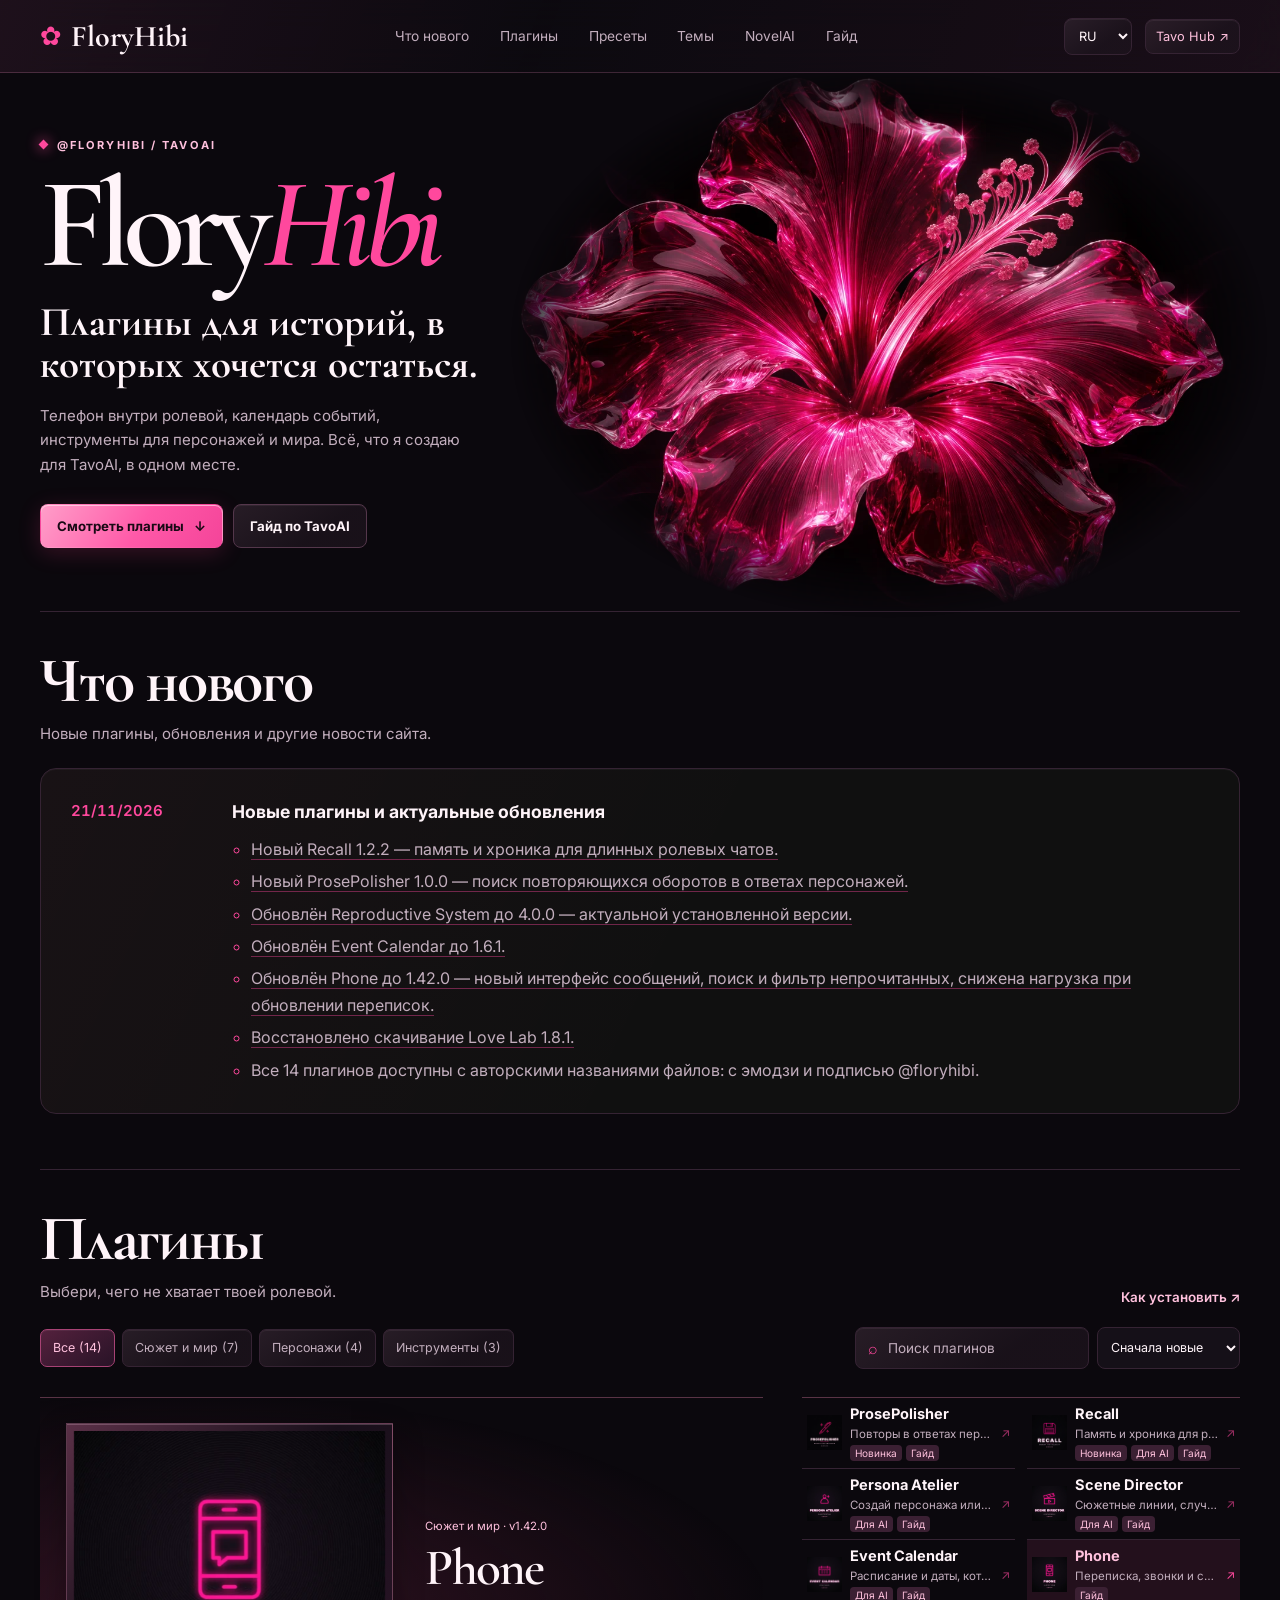
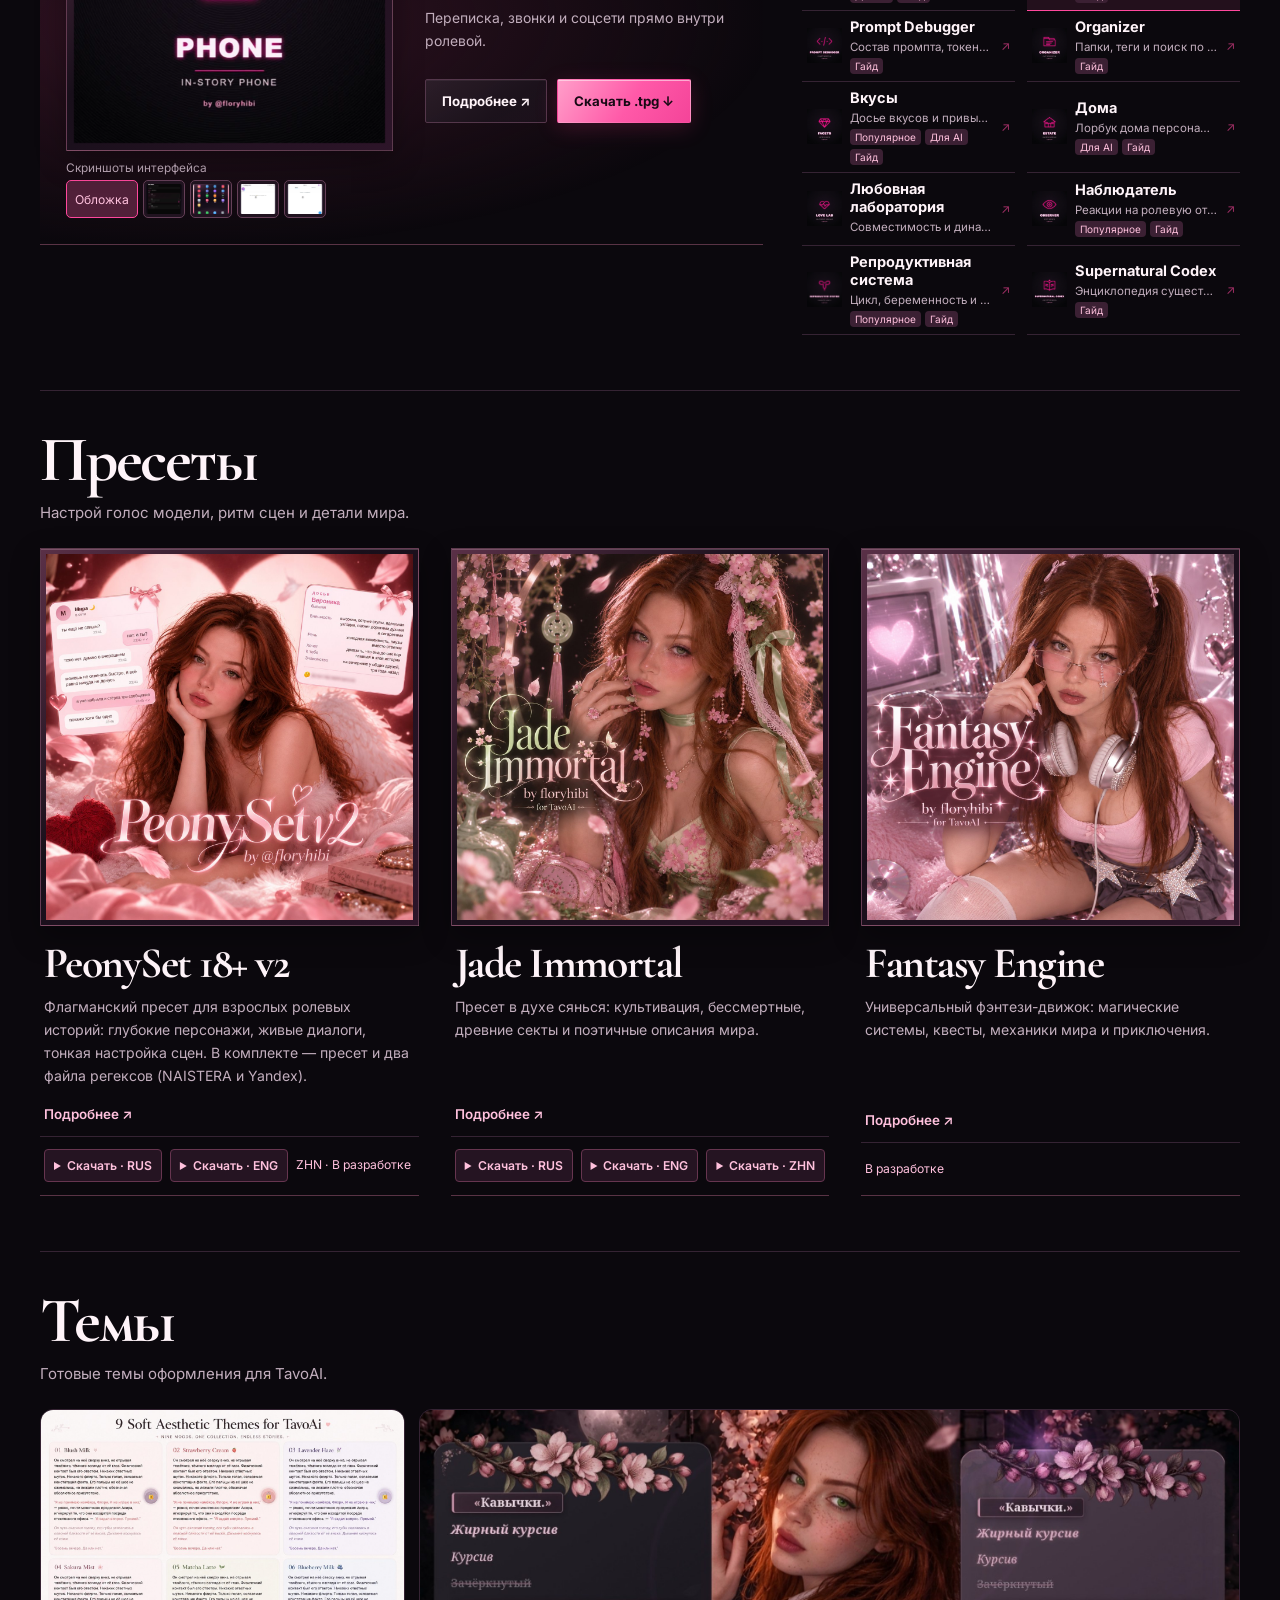
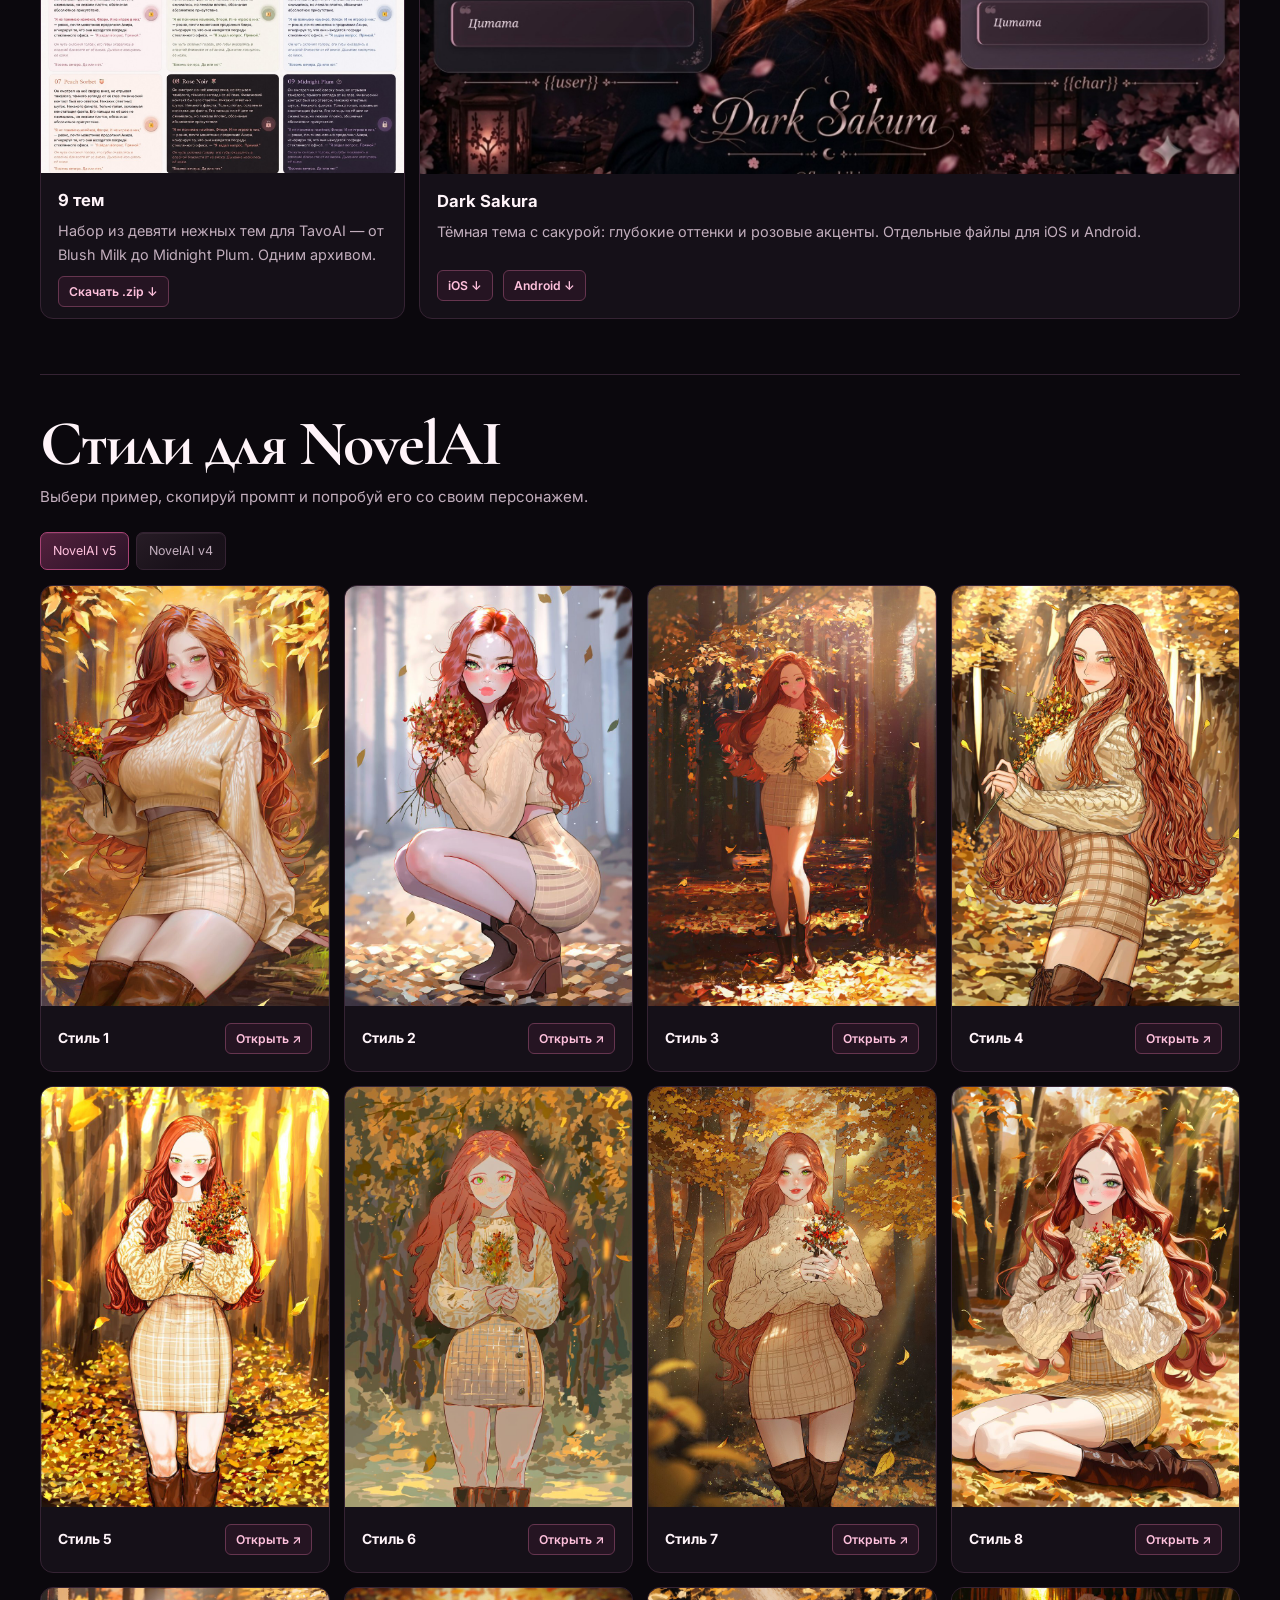
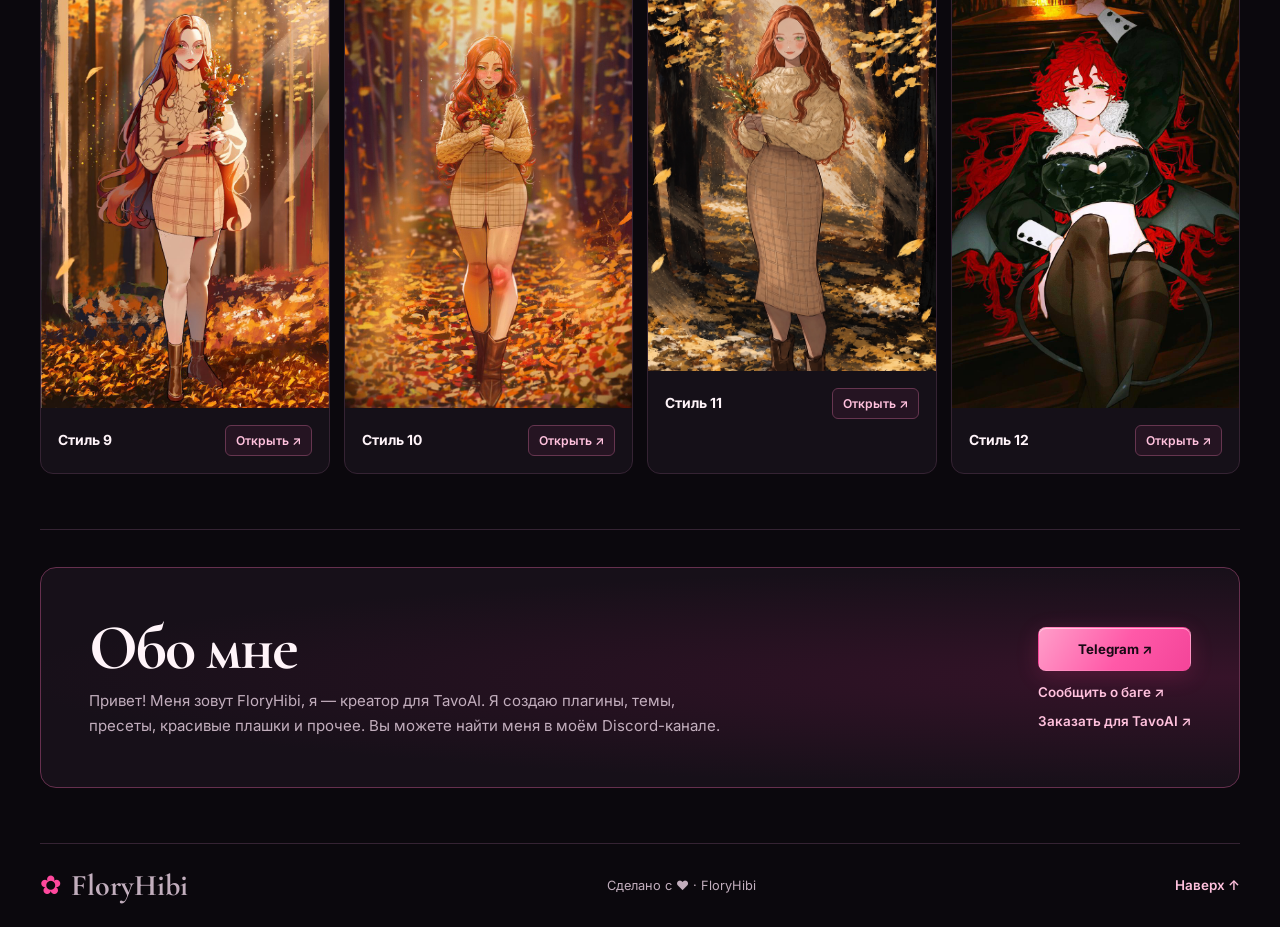
<file: index.html>
<!doctype html>
<html lang="ru">
<head>
<meta charset="utf-8">
<meta name="site-release" content="20261121-6">
<meta name="viewport" content="width=device-width, initial-scale=1">
<meta name="theme-color" content="#0b080d">
<meta name="description" content="Плагины, пресеты и темы FloryHibi для TavoAI, а также галерея стилей NovelAI.">
<title>FloryHibi — плагины для TavoAI</title>
<link rel="canonical" href="https://floryhibi.ru/">
<link rel="icon" href="assets/mark.png">
<link rel="stylesheet" href="assets/css/flory.css?v=20261121-6">
<script defer src="assets/js/catalog-data.js?v=20261121-6"></script>
<script defer src="assets/js/style-index.js?v=20261121-6"></script>
<script defer src="assets/js/preview-images.js?v=20261121-6"></script>
<script defer src="assets/js/news-data.js?v=20261121-6"></script>
<script defer src="assets/js/flory.js?v=20261121-6"></script>
</head>
<body>
<a class="skip" href="#plugins" data-ui="skip">К каталогу</a>
<header class="site-header">
  <div class="wrap header-inner">
    <a href="#top" class="brand"><span class="brand-mark" aria-hidden="true">✿</span> FloryHibi</a>
    <nav class="main-nav" aria-label="FloryHibi"><a href="#news" data-ui="newsTitle">Что нового</a><a href="#plugins" data-text="plTitle">Плагины</a><a href="#presets" data-text="pTitle">Пресеты</a><a href="#themes" data-text="thTitle">Темы</a><a href="#styles">NovelAI</a><a href="guide.html" data-ui="guide">Гайд</a></nav>
    <div class="header-actions">
      <label><span class="sr-only" data-ui="language">Язык</span><select id="language"><option value="ru">RU</option><option value="en">EN</option><option value="zh">中文</option></select></label>
      <a class="header-hub" href="https://hub.tavoai.dev/creators/HQ4G1?scene=plugin">Tavo Hub ↗</a>
    </div>
  </div>
</header>
<main id="top">
  <section class="hero wrap" aria-labelledby="hero-title">
    <div class="hero-art" aria-hidden="true"><img src="assets/hibiscus.webp" alt="" fetchpriority="high"><div class="hero-petals"><i></i><i></i><i></i><i></i><i></i><i></i><i></i></div></div>
    <div class="hero-copy">
      <p class="eyebrow"><span></span> @FLORYHIBI / TAVOAI</p>
      <h1 id="hero-title">Flory<em>Hibi</em></h1>
      <p class="hero-lead" data-ui="hero">Плагины для историй,<br>в которых хочется остаться.</p>
      <p class="hero-description" data-ui="intro">Телефон внутри ролевой, календарь событий, инструменты для персонажей и мира. Всё, что я создаю для TavoAI, в одном месте.</p>
      <div class="actions"><a class="button primary" href="#plugins"><span data-ui="browse">Смотреть плагины</span> <span aria-hidden="true">↓</span></a><a class="button secondary" href="guide.html" data-ui="start">Гайд по TavoAI</a></div>
    </div>
  </section>
  <section class="section wrap" id="news" aria-labelledby="news-title">
    <div class="section-head"><div><h2 id="news-title" data-ui="newsTitle">Что нового</h2><p data-ui="newsLead">Новые плагины, обновления и другие новости сайта.</p></div></div>
    <ol class="news-list" id="news-list"></ol>
    <noscript><p>21/11/2026 — Добавлены Recall 1.2.2 и ProsePolisher 1.0.0. Обновлены Reproductive System до 4.0.0 и Event Calendar до 1.6.1, Phone до 1.42.0. Восстановлено скачивание Love Lab 1.8.1. Все 14 плагинов скачиваются с авторскими названиями файлов.</p></noscript>
  </section>
  <section class="section wrap" id="plugins">
    <div class="section-head"><div><h2 data-text="plTitle">Плагины</h2><p data-ui="pluginLead">Выбери, чего не хватает твоей ролевой.</p></div><a class="text-link" href="guide.html#plugins"><span data-ui="install">Как установить</span> ↗</a></div>
    <div class="toolbar">
      <div class="filters" id="filters" aria-label="Категории"></div>
      <div class="catalog-tools"><label class="search"><span aria-hidden="true">⌕</span><span class="sr-only" data-ui="search">Поиск плагинов</span><input id="search" type="search" placeholder="Поиск плагинов"></label><select id="plugin-sort" aria-label="Сортировка"></select></div>
    </div>
    <p id="plugin-sort-note" class="sort-note"></p>
    <p class="sr-only" id="result" role="status"></p>
    <div class="plugin-grid" id="plugin-grid"></div>
    <noscript>Включите JavaScript, чтобы открыть каталог, или перейдите в <a href="https://hub.tavoai.dev/creators/HQ4G1?scene=plugin">Tavo Hub</a>.</noscript>
  </section>
  <section class="section wrap" id="presets"><div class="section-head"><div><h2 data-text="pTitle">Пресеты</h2><p data-ui="presetLead">Настрой голос модели, ритм сцен и детали мира.</p></div></div><div class="preset-grid" id="preset-grid"></div></section>
  <section class="section wrap" id="themes"><div class="section-head"><div><h2 data-text="thTitle">Темы</h2><p data-text="thLead">Готовые темы оформления для TavoAI.</p></div></div><div class="resource-grid themes" id="theme-grid"></div></section>
  <section class="section wrap" id="styles">
    <div class="section-head"><div><h2 data-text="stTitle">Стили для NovelAI</h2><p data-ui="styleLead">Выбери пример, скопируй промпт и попробуй его со своим персонажем.</p></div></div>
    <div class="filters" id="model-filters"><button type="button" data-model="v5" aria-pressed="true">NovelAI v5</button><button type="button" data-model="v4" aria-pressed="false">NovelAI v4</button></div>
    <div class="style-grid" id="style-grid"></div>
  </section>
  <section class="section wrap" id="about">
    <div class="about"><div><h2 data-text="abTitle">Обо мне</h2><p data-text="abText"></p></div><div class="about-links"><a class="button primary" href="https://t.me/flloriies">Telegram ↗</a><a class="text-link" href="https://forms.gle/UGQDgoNjRmZn746X8" data-ui="bug">Сообщить о баге ↗</a><a class="text-link" href="https://boosty.to/floryhibi/posts/15cb479a-1c7d-44bb-998b-c995fcda60ed" data-ui="custom">Заказать для TavoAI ↗</a></div></div>
  </section>
</main>
<footer class="wrap footer"><a class="brand" href="#top"><span class="brand-mark" aria-hidden="true">✿</span> FloryHibi</a><span data-text="footer"></span><a class="text-link" href="#top" data-ui="top">Наверх ↑</a></footer>
<dialog id="details" aria-labelledby="detail-title">
  <form method="dialog" class="dialog-close"><button id="close-dialog" aria-label="Закрыть">×</button></form>
  <div id="dialog-content"></div>
</dialog>
</body>
</html>
</file>
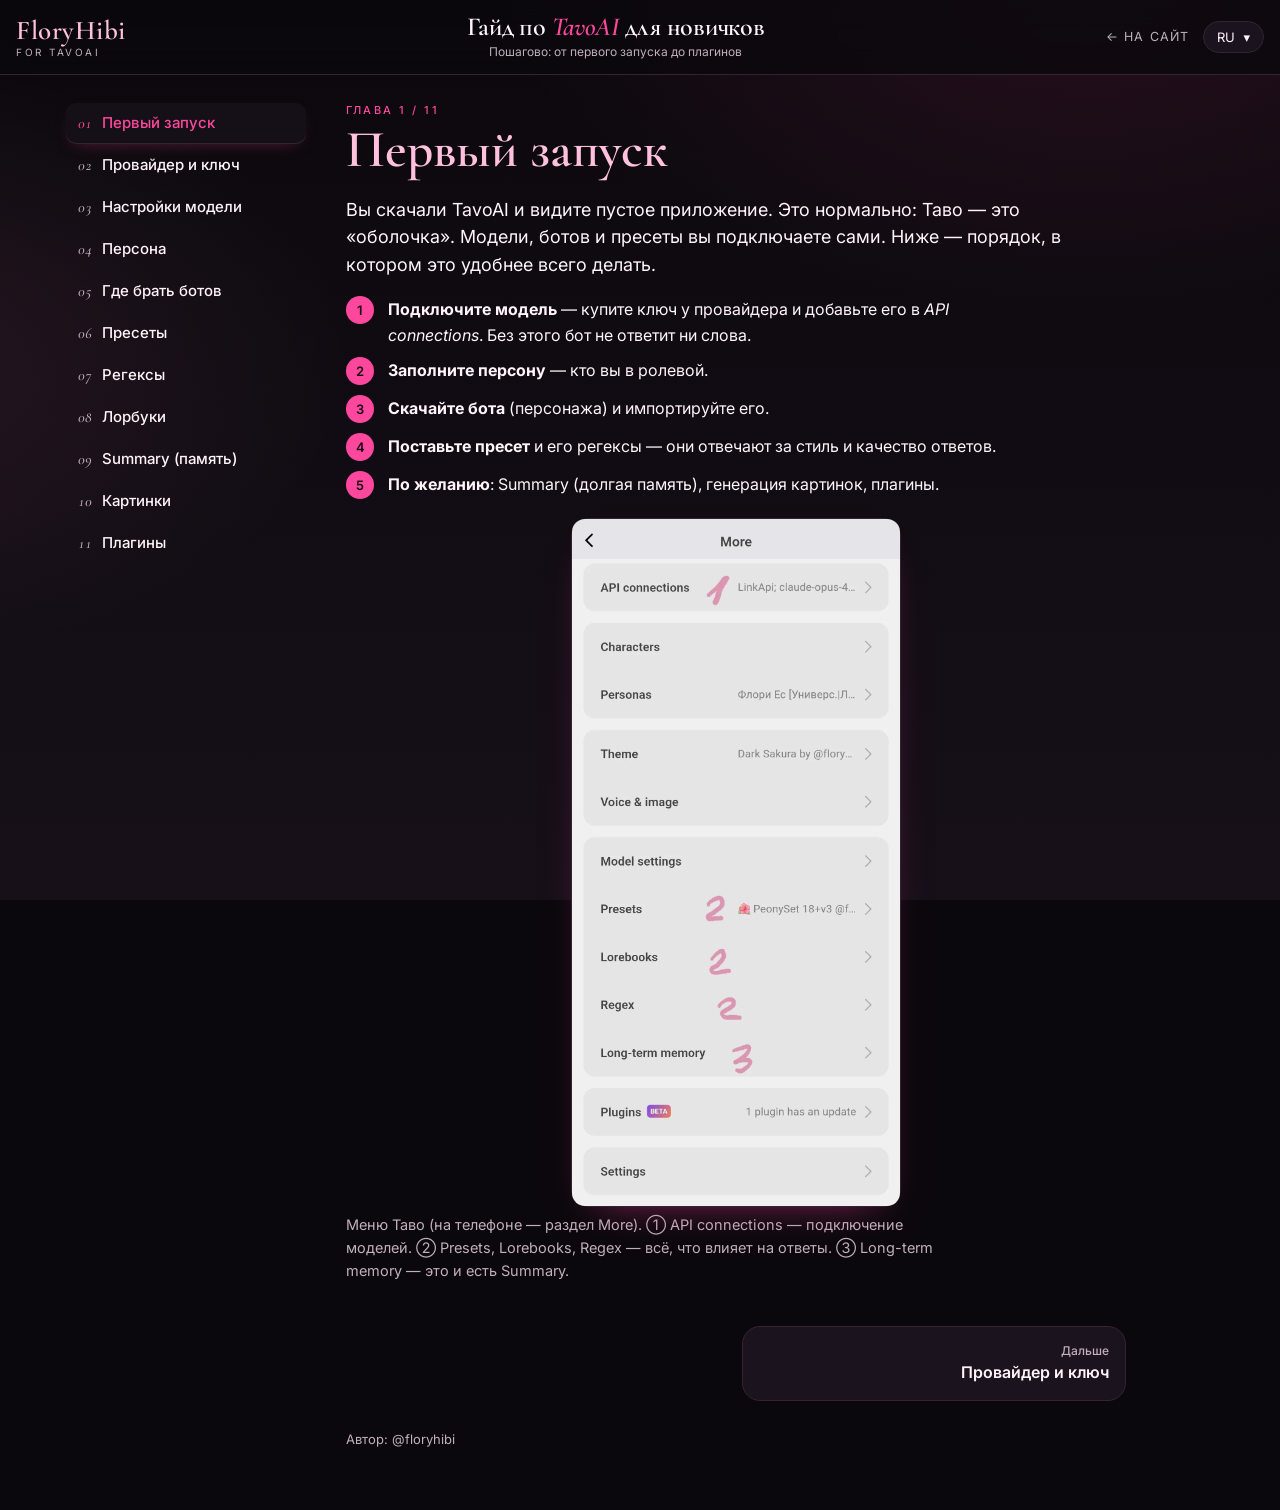
<file: guide.html>
<!DOCTYPE html>
<html lang="ru"><head>
<meta charset="UTF-8"><meta name="viewport" content="width=device-width,initial-scale=1,viewport-fit=cover">
<title>Гайд по TavoAI для новичков · FloryHibi</title>
<meta name="description" content="Пошаговый гайд по TavoAI для новичков: провайдер и ключ, персона, боты, пресеты, регексы, лорбуки, память, картинки и плагины.">
<link rel="icon" href="assets/mark.png">
<link rel="preconnect" href="https://fonts.googleapis.com">
<link href="https://fonts.googleapis.com/css2?family=Cormorant+Garamond:ital,wght@0,400;0,500;0,600;1,400;1,500&family=Inter:wght@400;500;600&family=Noto+Sans+SC:wght@400;600&display=swap" rel="stylesheet">
</head><body>

<style>
/* Layout: sticky top bar (brand + language), chapter rail on the left, one chapter at a time; screenshots carry numbered pins with arrows */
body {
  margin: 0;
  --acc: #ff489d;
  --acc2: #ff90c5;
  --acc3: #3b1a30;
  --deep: #ffc1dd;
  --bg: #0b080d;
  --bg2: #171019;
  --surface: #1b131e;
  --solid: #151018;
  --line: #352333;
  --text: #fff4f9;
  --muted: #c2aebd;
  --accent-ink: #180914;
  color-scheme: dark;
}
body{--ink:var(--text);--accent:var(--acc);--lilac:var(--deep);
  --tip:color-mix(in srgb,var(--acc3) 30%,var(--solid));
  --alert:color-mix(in srgb,#e0567a 10%,var(--solid));--alert-line:color-mix(in srgb,#e0567a 40%,transparent);
  --code:color-mix(in srgb,var(--acc) 10%,var(--solid));
  --display:"Cormorant Garamond","Noto Sans SC",serif;
  --body:"Inter","Noto Sans SC",system-ui,-apple-system,"Segoe UI",sans-serif;
  --mono:ui-monospace,"Cascadia Mono",Consolas,monospace}
*{box-sizing:border-box}
[hidden]{display:none!important}
body{background:var(--bg);color:var(--ink);font:400 16px/1.6 var(--body);
  background-image:radial-gradient(60rem 30rem at 100% -10%,color-mix(in srgb,var(--accent) 14%,transparent),transparent 70%),
  radial-gradient(40rem 30rem at -10% 110%,color-mix(in srgb,var(--lilac) 12%,transparent),transparent 70%);background-attachment:fixed}
body::before{content:"";position:fixed;inset:0 0 auto;height:env(safe-area-inset-top,0px);z-index:10;background:var(--bg)}
a{color:var(--accent)}
:focus-visible{outline:2px solid var(--lilac);outline-offset:2px;border-radius:6px}
.top{position:sticky;top:env(safe-area-inset-top,0px);z-index:5;backdrop-filter:blur(14px);-webkit-backdrop-filter:blur(14px);
  background:color-mix(in srgb,var(--bg) 78%,transparent);border-bottom:1px solid var(--line)}
.top .in{max-width:1180px;margin:0 auto;display:flex;align-items:center;gap:16px;flex-wrap:wrap;
  padding-block:12px;padding-left:max(16px,env(safe-area-inset-left,0px));padding-right:max(16px,env(safe-area-inset-right,0px))}
.brand{display:flex;flex-direction:column;min-width:0;flex:1}
.brand h1{font:700 clamp(17px,2.4vw,22px)/1.2 var(--display);margin:0;letter-spacing:-.01em;text-wrap:balance}
.brand h1 em{font-style:normal;color:var(--accent)}
.brand p{margin:0;color:var(--muted);font-size:13px}
.langs-old{display:flex;gap:2px;padding:3px;border:1px solid var(--line);border-radius:999px;background:var(--surface)}
.langs button{border:0;background:none;color:var(--muted);font:600 13px var(--body);padding:6px 12px;border-radius:999px;cursor:pointer}
.langs button[aria-pressed="true"]{background:var(--accent);color:var(--accent-ink)}
.wrap{max-width:1180px;margin:0 auto;display:grid;grid-template-columns:240px minmax(0,1fr);gap:40px;
  padding-block:28px 60px;padding-left:max(16px,env(safe-area-inset-left,0px));padding-right:max(16px,env(safe-area-inset-right,0px))}
.toc{position:sticky;top:calc(env(safe-area-inset-top,0px) + 92px);align-self:start;display:flex;flex-direction:column;gap:2px}
.toc a{display:flex;gap:10px;align-items:baseline;padding:8px 12px;border-radius:10px;color:var(--ink);text-decoration:none;font-weight:500;font-size:15px}
.toc a .n{font:500 11px var(--display);color:var(--muted);font-variant-numeric:tabular-nums}
.toc a:hover{background:var(--surface)}
.toc a[aria-current="true"]{background:var(--solid);box-shadow:0 1px 0 var(--line),0 6px 18px -10px color-mix(in srgb,var(--accent) 50%,transparent);color:var(--accent)}
.toc a[aria-current="true"] .n{color:var(--accent)}
main{min-width:0}
.chap{max-width:780px}
.eyebrow{margin:0 0 6px;font:500 12px var(--display);letter-spacing:.08em;text-transform:uppercase;color:var(--lilac)}
.chap h2{font:700 clamp(26px,4vw,38px)/1.15 var(--display);margin:0 0 18px;letter-spacing:-.02em;text-wrap:balance}
.chap h3{font:700 18px/1.3 var(--display);margin:34px 0 10px;text-wrap:balance}
.lead{font-size:18px;line-height:1.55;max-width:65ch}
.chap p,.chap li{max-width:68ch}
.steps{counter-reset:s;list-style:none;padding:0;display:flex;flex-direction:column;gap:10px}
.steps li{counter-increment:s;position:relative;padding-left:42px;min-height:28px}
.steps li::before{content:counter(s);position:absolute;left:0;top:-1px;display:grid;place-items:center;width:28px;height:28px;border-radius:50%;
  background:var(--accent);color:var(--accent-ink);font:700 13px var(--display)}
.kv{padding-left:20px;display:flex;flex-direction:column;gap:8px}
.kv li::marker{color:var(--accent)}
.shot{margin:18px 0 6px}
.zoom{position:relative;display:block;width:100%;padding:0;border:1px solid var(--line);border-radius:14px;overflow:visible;cursor:zoom-in;background:var(--solid);
  box-shadow:0 18px 40px -26px color-mix(in srgb,var(--accent) 60%,transparent)}
.zoom img{display:block;width:100%;height:auto;border-radius:13px}
.shot.small{max-width:380px;margin-inline:auto}
.shot.tall{max-width:330px;margin-inline:auto}
.pair .shot.tall{max-width:330px;width:100%}
.pair{display:grid;grid-template-columns:repeat(auto-fit,minmax(min(260px,100%),1fr));gap:16px;align-items:start}
.pair .shot{margin:10px 0}
.cap{color:var(--muted);font-size:14.5px;margin-top:6px}
/* pins */
.pin{position:absolute;width:0;height:0;pointer-events:none}
.pin i{position:absolute;left:-9px;top:-9px;width:18px;height:18px;border-radius:50%;border:3px solid var(--accent);
  background:color-mix(in srgb,var(--accent) 25%,transparent);animation:pulse 2s ease-out infinite}
.pin b{position:absolute;width:28px;height:28px;border-radius:50%;display:grid;place-items:center;background:var(--accent);color:var(--accent-ink);
  font:700 13px var(--display);box-shadow:0 3px 10px rgba(0,0,0,.25)}
.pin::after{content:"";position:absolute;height:3px;background:var(--accent);border-radius:2px}
.pin.r b{left:38px;top:-14px}.pin.r::after{left:9px;top:-1.5px;width:30px}
.pin.l b{left:-66px;top:-14px}.pin.l::after{left:-39px;top:-1.5px;width:30px}
@keyframes pulse{0%{box-shadow:0 0 0 0 color-mix(in srgb,var(--accent) 55%,transparent)}100%{box-shadow:0 0 0 14px transparent}}
@media (prefers-reduced-motion:reduce){.pin i{animation:none}}
@media (max-width:560px){.pin b{width:22px;height:22px;font-size:11px;top:-11px!important}.pin.r b{left:28px}.pin.l b{left:-50px}.pin.r::after{width:20px}.pin.l::after{left:-29px;width:20px}}
/* boxes */
.provs{display:grid;grid-template-columns:repeat(auto-fit,minmax(min(300px,100%),1fr));gap:12px;margin:18px 0}
.prov{background:var(--surface);border:1px solid var(--line);border-radius:14px;padding:14px 16px;min-width:0}
.prov-h{display:flex;justify-content:space-between;align-items:center;gap:8px;flex-wrap:wrap}
.prov-h b{font:700 16px var(--display)}
.tag{font-size:12px;font-weight:600;padding:2px 9px;border-radius:999px;background:color-mix(in srgb,var(--lilac) 16%,transparent);color:var(--lilac)}
.prov-u{font-size:14px;margin-top:2px}
.prov p{margin:8px 0 0;font-size:15px}
.alert,.tip{border-radius:14px;padding:14px 16px;margin:18px 0;max-width:68ch}
.alert{background:var(--alert);border:1px solid var(--alert-line)}
.tip{background:var(--tip);border:1px solid color-mix(in srgb,var(--lilac) 30%,transparent)}
.note{font-size:14.5px;color:var(--muted)}
code{font-family:var(--mono);font-size:.9em;background:var(--code);padding:1px 6px;border-radius:5px;overflow-wrap:anywhere}
.ex{font:14px/1.6 var(--mono);background:var(--code);border-radius:12px;padding:14px 16px;white-space:pre-wrap;max-width:68ch;overflow-x:auto}
.chips{display:flex;flex-wrap:wrap;gap:8px;margin:8px 0}
.chips a{padding:4px 12px;border:1px solid var(--line);border-radius:999px;background:var(--surface);text-decoration:none;font-size:14px}
.ba{display:grid;grid-template-columns:repeat(auto-fit,minmax(min(260px,100%),1fr));gap:12px;margin:16px 0}
.ba>div{background:var(--surface);border:1px solid var(--line);border-radius:14px;padding:12px 14px;min-width:0}
.lbl{display:block;font:500 11px var(--display);letter-spacing:.08em;text-transform:uppercase;color:var(--muted);margin-bottom:8px}
.plaque{display:inline-block;padding:8px 14px;border-radius:12px;background:linear-gradient(135deg,color-mix(in srgb,var(--accent) 22%,var(--solid)),color-mix(in srgb,var(--lilac) 22%,var(--solid)));
  border:1px solid color-mix(in srgb,var(--accent) 35%,transparent);font-weight:600;font-size:14px}
.pager{display:grid;grid-template-columns:1fr 1fr;gap:12px;margin-top:44px}
.pg{display:flex;flex-direction:column;padding:14px 16px;border:1px solid var(--line);border-radius:14px;background:var(--surface);text-decoration:none;color:var(--ink);font-weight:600}
.pg small{color:var(--muted);font-weight:500;font-size:12px}
.pg.next{text-align:right}
.pg:hover{border-color:var(--accent)}
footer{color:var(--muted);font-size:13px;margin-top:28px}
.lb{position:fixed;inset:0;z-index:20;background:rgba(20,8,14,.82);display:grid;place-items:center;padding:max(16px,env(safe-area-inset-top,0px)) max(16px,env(safe-area-inset-right,0px)) max(16px,env(safe-area-inset-bottom,0px)) max(16px,env(safe-area-inset-left,0px));cursor:zoom-out}
.lb .zoom{max-width:min(1400px,100%);cursor:zoom-out;box-shadow:none}
@media (max-width:860px){
  .wrap{grid-template-columns:minmax(0,1fr);gap:18px;padding-block:14px 48px}
  .toc{position:static;flex-direction:row;overflow-x:auto;gap:6px;padding-bottom:6px;scrollbar-width:none}
  .toc a{flex:none;border:1px solid var(--line);background:var(--surface);font-size:14px;padding:6px 12px}
  .lead{font-size:17px}
}

/* ---- site look ---- */
body{transition:background .4s,color .4s;background-image:
  radial-gradient(1000px 600px at 85% -5%,color-mix(in srgb,var(--acc) 12%,transparent),transparent 60%),
  radial-gradient(800px 500px at -10% 40%,color-mix(in srgb,var(--acc2) 9%,transparent),transparent 60%),
  linear-gradient(var(--bg),var(--bg2));background-attachment:fixed;margin:0}
.chap h2{font-weight:600;font-size:clamp(34px,5vw,52px);line-height:1.05;letter-spacing:0;color:var(--deep)}
.chap h3{font-weight:600;font-size:25px;color:var(--deep)}
.eyebrow,.lbl{font-family:var(--body);letter-spacing:2.5px;font-size:11px;color:var(--acc)}
.toc a .n{font-family:var(--display);font-size:15px;font-style:italic}
.steps li::before,.pin b{font-family:var(--body);font-weight:600}
.prov-h b{font-size:21px;font-weight:600}
.tag{background:color-mix(in srgb,var(--acc) 14%,transparent);color:var(--deep)}
.prov,.ba>div,.pg,.zoom{border-radius:18px}
.pg:hover,.chips a:hover{border-color:var(--acc)}
.top{background:color-mix(in srgb,var(--bg) 78%,transparent)}
.top .in{max-width:1280px;padding-block:0;height:74px;flex-wrap:nowrap}
.logo{display:flex;flex-direction:column;line-height:1;text-decoration:none;flex:none}
.logo .lg{font-family:'Cormorant Garamond',serif;font-weight:600;font-size:27px;color:var(--deep);letter-spacing:.5px}
.logo small{font-size:10px;letter-spacing:2.5px;text-transform:uppercase;color:var(--muted);margin-top:3px}
.brand{align-items:center;text-align:center}
.brand h1{font:600 clamp(18px,2.4vw,26px)/1.1 var(--display);color:var(--text)}
.brand h1 em{font-style:italic}
.brand p{font-size:12px}
.tools{display:flex;align-items:center;gap:8px;flex:none}
.dd{position:relative}
.dd-btn{display:flex;align-items:center;gap:8px;border:1px solid var(--line);border-radius:999px;padding:7px 13px;font:13px var(--body);
  background:var(--surface);color:var(--text);cursor:pointer}
.dd-btn:hover{border-color:var(--acc)}
.sw{width:13px;height:13px;border-radius:50%;display:inline-block}
.sw-peony{background:linear-gradient(135deg,#d9759b,#f3c6d6)}.sw-jade{background:linear-gradient(135deg,#4c9b7f,#c4e2d4)}.sw-immortal{background:linear-gradient(135deg,#b78a4e,#eedcb9)}
.dd-menu{position:absolute;top:calc(100% + 10px);right:0;min-width:160px;background:var(--solid);border:1px solid var(--line);border-radius:16px;padding:6px;display:none;
  box-shadow:0 20px 60px rgba(0,0,0,.15);z-index:200}
.dd-menu.open{display:block}
.dd-menu button{display:flex;align-items:center;gap:10px;width:100%;border:0;background:transparent;color:var(--text);padding:9px 12px;border-radius:10px;font:14px var(--body);text-align:left;cursor:pointer}
.dd-menu button:hover{background:color-mix(in srgb,var(--acc) 12%,transparent)}
.dd-menu button.on{color:var(--acc);font-weight:600}
.theme-pill{display:flex;border:1px solid var(--line);border-radius:999px;overflow:hidden;background:var(--surface)}
.theme-pill button{border:0;background:transparent;padding:7px 12px;font-size:14px;color:var(--muted);cursor:pointer}
.theme-pill button.on{background:var(--text);color:var(--bg)}
.home{font-size:12.5px;letter-spacing:1.2px;text-transform:uppercase;color:var(--text);opacity:.72;text-decoration:none;margin-right:6px;white-space:nowrap}
.home:hover{opacity:1;color:var(--acc)}
.toc{top:96px}
@media (max-width:860px){.brand{display:none}.top .in{justify-content:space-between}.home{display:none}}
@media (max-width:420px){#palName{display:none}.logo .lg{font-size:23px}}
</style>

<header class="top"><div class="in">
  <a class="logo" href="./"><span class="lg">FloryHibi</span><small>for TavoAI</small></a>
  <div class="brand"><h1 id="t"></h1><p id="s"></p></div>
  <div class="tools">
    <a class="home" id="home" href="./"></a>
    <div class="dd"><button class="dd-btn" type="button" onclick="toggleDD('langDD',event)"><span id="langName">RU</span>▾</button>
      <div class="dd-menu langs" id="langDD">
        <button type="button" data-set="ru">Русский</button><button type="button" data-set="en">English</button><button type="button" data-set="zh">中文</button>
      </div></div>
  </div>
</div></header>
<div class="wrap">
  <div><nav class="toc" data-l="ru" aria-label="Главы" hidden><a href="#start" data-id="start"><span class="n">01</span>Первый запуск</a><a href="#api" data-id="api"><span class="n">02</span>Провайдер и ключ</a><a href="#model" data-id="model"><span class="n">03</span>Настройки модели</a><a href="#persona" data-id="persona"><span class="n">04</span>Персона</a><a href="#bots" data-id="bots"><span class="n">05</span>Где брать ботов</a><a href="#presets" data-id="presets"><span class="n">06</span>Пресеты</a><a href="#regex" data-id="regex"><span class="n">07</span>Регексы</a><a href="#lore" data-id="lore"><span class="n">08</span>Лорбуки</a><a href="#summary" data-id="summary"><span class="n">09</span>Summary (память)</a><a href="#images" data-id="images"><span class="n">10</span>Картинки</a><a href="#plugins" data-id="plugins"><span class="n">11</span>Плагины</a></nav><nav class="toc" data-l="en" aria-label="Chapters" hidden><a href="#start" data-id="start"><span class="n">01</span>First launch</a><a href="#api" data-id="api"><span class="n">02</span>Provider & key</a><a href="#model" data-id="model"><span class="n">03</span>Model settings</a><a href="#persona" data-id="persona"><span class="n">04</span>Persona</a><a href="#bots" data-id="bots"><span class="n">05</span>Finding bots</a><a href="#presets" data-id="presets"><span class="n">06</span>Presets</a><a href="#regex" data-id="regex"><span class="n">07</span>Regexes</a><a href="#lore" data-id="lore"><span class="n">08</span>Lorebooks</a><a href="#summary" data-id="summary"><span class="n">09</span>Summary (memory)</a><a href="#images" data-id="images"><span class="n">10</span>Images</a><a href="#plugins" data-id="plugins"><span class="n">11</span>Plugins</a></nav><nav class="toc" data-l="zh" aria-label="章节" hidden><a href="#start" data-id="start"><span class="n">01</span>首次启动</a><a href="#api" data-id="api"><span class="n">02</span>服务商与密钥</a><a href="#model" data-id="model"><span class="n">03</span>模型设置</a><a href="#persona" data-id="persona"><span class="n">04</span>人设</a><a href="#bots" data-id="bots"><span class="n">05</span>角色卡下载</a><a href="#presets" data-id="presets"><span class="n">06</span>预设</a><a href="#regex" data-id="regex"><span class="n">07</span>正则</a><a href="#lore" data-id="lore"><span class="n">08</span>世界书</a><a href="#summary" data-id="summary"><span class="n">09</span>总结（记忆）</a><a href="#images" data-id="images"><span class="n">10</span>生图</a><a href="#plugins" data-id="plugins"><span class="n">11</span>插件</a></nav></div>
  <main><section class="chap" data-l="ru" data-id="start" lang="ru" hidden><p class="eyebrow">Глава 1 / 11</p><h2>Первый запуск</h2><p class="lead">Вы скачали TavoAI и видите пустое приложение. Это нормально: Таво — это «оболочка». Модели, ботов и пресеты вы подключаете сами. Ниже — порядок, в котором это удобнее всего делать.</p>
<ol class="steps">
<li><b>Подключите модель</b> — купите ключ у провайдера и добавьте его в <i>API connections</i>. Без этого бот не ответит ни слова.</li>
<li><b>Заполните персону</b> — кто вы в ролевой.</li>
<li><b>Скачайте бота</b> (персонажа) и импортируйте его.</li>
<li><b>Поставьте пресет</b> и его регексы — они отвечают за стиль и качество ответов.</li>
<li><b>По желанию</b>: Summary (долгая память), генерация картинок, плагины.</li>
</ol>
<figure class="shot tall"><button class="zoom" type="button" aria-label="zoom"><img data-k="m-more" width="1080" height="2259" alt="" loading="lazy"></button></figure>
<p class="cap">Меню Таво (на телефоне — раздел More). ① API connections — подключение моделей. ② Presets, Lorebooks, Regex — всё, что влияет на ответы. ③ Long-term memory — это и есть Summary.</p><div class="pager"><span></span><a class="pg next" href="#api"><small>Дальше</small>Провайдер и ключ</a></div></section><section class="chap" data-l="ru" data-id="api" lang="ru" hidden><p class="eyebrow">Глава 2 / 11</p><h2>Провайдер и ключ</h2><p class="lead">Провайдер продаёт доступ к моделям (Claude, Gemini, GPT, DeepSeek и другим). Вы платите ему, получаете <b>API-ключ</b> и вставляете его в Таво.</p>
<p>Есть два типа оплаты. <b>Подписка</b>: фиксированная сумма в месяц. <b>PayAsYouGo</b>: платите за каждое сообщение, сколько наролили — столько и списали.</p>
<div class="provs">
<div class="prov"><div class="prov-h"><b>LiteRouter</b><span class="tag">подписка</span></div><div class="prov-u"><a href="https://literouter.com/" target="_blank" rel="noopener">literouter.com</a></div><p>Один из самых дешёвых провайдеров, подписки разные. Чем дешевле подписка, тем глупее модель (по наблюдениям автора гайда). Из России — только через посредника.</p></div>
<div class="prov"><div class="prov-h"><b>OpenRouter</b><span class="tag">PayAsYouGo</span></div><div class="prov-u"><a href="https://openrouter.ai/" target="_blank" rel="noopener">openrouter.ai</a></div><p>Доступ к официальным моделям. Очень дорого, подписок нет: ролишь — платишь. Без посредника не оплатить.</p></div>
<div class="prov"><div class="prov-h"><b>Rout.My</b><span class="tag">подписка</span></div><div class="prov-u"><a href="https://rout.my/" target="_blank" rel="noopener">rout.my</a></div><p>Качество моделей близко к OpenRouter. Подписка с Opus стоит 4900 — дорого. В последнее время провайдер иногда лежал.</p></div>
<div class="prov"><div class="prov-h"><b>ElectronHub</b><span class="tag">подписка + PayAsYouGo</span></div><div class="prov-u"><a href="https://www.electronhub.ai/" target="_blank" rel="noopener">electronhub.ai</a></div><p>Есть оба варианта оплаты. Автор гайда сама не пользовалась, но его хвалят: ложится редко, качество моделей хорошее, подписки дороговаты.</p></div>
</div>
<div class="alert"><b>OpenRouter и VPN.</b> Если вы из России, заходите на сайт OpenRouter и ролите в Таво <b>только с включённым VPN</b>. Зайдёте без VPN — получите бан, и деньги никто не вернёт.</div>
<p class="note">Если вы из России, для оплаты почти всех провайдеров нужен посредник: российские карты они не принимают.</p>
<h3>Как добавить ключ в Таво</h3>
<div class="pair"><figure class="shot tall"><button class="zoom" type="button" aria-label="zoom"><img data-k="m-api" width="1080" height="2252" alt="" loading="lazy"></button></figure><figure class="shot tall"><button class="zoom" type="button" aria-label="zoom"><img data-k="m-create" width="1080" height="1077" alt="" loading="lazy"></button></figure></div>
<p class="cap">API connections → кнопка <b>Create</b> в правом верхнем углу. Выберите <b>New API connection</b>. Router нужен, только если хотите объединить несколько подключений.</p>
<div class="pair"><figure class="shot tall"><button class="zoom" type="button" aria-label="zoom"><img data-k="m-platforms" width="1080" height="2256" alt="" loading="lazy"></button></figure><figure class="shot tall"><button class="zoom" type="button" aria-label="zoom"><img data-k="m-new" width="1080" height="2255" alt="" loading="lazy"></button></figure></div>
<p class="cap">Для OpenRouter есть готовая платформа в списке. Для LiteRouter, Rout.My, ElectronHub и большинства других выбирайте один из вариантов <b>Custom</b>. Чаще всего подходит <b>Custom (OpenAI-compatible)</b>; если провайдер в инструкции пишет Anthropic- или Gemini-compatible, берите его.</p>
<p class="cap">⑤ <b>API base URL</b> — адрес из личного кабинета провайдера (обычно заканчивается на <code>/v1</code>). ⑥ <b>API key</b> — ваш ключ. ⑦ <b>Model</b> — список подтянется сам, выберите модель. ⑧ <b>Save</b>.</p>
<p class="note">Никому не показывайте свой ключ и не выкладывайте скриншоты с ним: по нему можно потратить ваши деньги.</p><div class="pager"><a class="pg prev" href="#start"><small>Назад</small>Первый запуск</a><a class="pg next" href="#model"><small>Дальше</small>Настройки модели</a></div></section><section class="chap" data-l="ru" data-id="model" lang="ru" hidden><p class="eyebrow">Глава 3 / 11</p><h2>Настройки модели</h2><p class="lead">У каждого подключения есть свои параметры генерации. Откройте подключение в API connections и нажмите шестерёнку в правом верхнем углу.</p>
<div class="pair"><figure class="shot tall"><button class="zoom" type="button" aria-label="zoom"><img data-k="m-edit" width="1080" height="2195" alt="" loading="lazy"></button></figure><figure class="shot tall"><button class="zoom" type="button" aria-label="zoom"><img data-k="m-params" width="1080" height="2256" alt="" loading="lazy"></button></figure></div>
<p class="cap">Слева — шестерёнка в Edit API (ключ замазан). Справа — API Parameters: здесь настройки автора гайда для Claude Opus.</p>
<ul class="kv">
<li><b>Temperature</b> — «креативность». Ниже — предсказуемо и по сценарию, выше — фантазийно, но больше бреда.</li>
<li><b>Top-P</b> — насколько разнообразны варианты, из которых модель выбирает слова.</li>
<li><b>Frequency penalty</b> — штраф за повтор слов. Выше — богаче лексика, меньше одинаковых фраз.</li>
<li><b>Presence penalty</b> — выше значит модель охотнее уходит в новые темы вместо того, чтобы крутиться вокруг одной.</li>
</ul>
<div class="tip"><b>Что важнее.</b> Параметры подключения перекрывают глобальные (<i>Model settings</i> в меню). Если здесь ничего не задано, берутся глобальные. Хороший пресет обычно сам подсказывает значения.</div>
<p class="note">В глобальных Model settings также есть <b>Memory</b> — сколько последних сообщений видит модель (больше — лучше помнит, но дороже), и <b>Max response tokens</b> — максимальная длина ответа (слишком мало — ответ оборвётся).</p><div class="pager"><a class="pg prev" href="#api"><small>Назад</small>Провайдер и ключ</a><a class="pg next" href="#persona"><small>Дальше</small>Персона</a></div></section><section class="chap" data-l="ru" data-id="persona" lang="ru" hidden><p class="eyebrow">Глава 4 / 11</p><h2>Персона</h2><p class="lead">Персона — это вы в ролевой. Бот читает её, чтобы знать, к кому обращается: имя, внешность, характер, роль в сюжете.</p>
<figure class="shot tall"><button class="zoom" type="button" aria-label="zoom"><img data-k="m-personas" width="1080" height="2248" alt="" loading="lazy"></button></figure>
<p class="cap">Personas → <b>Create</b>. Персон может быть много — под разные истории. Отметка <i>Default</i> показывает, какая включена.</p>
<h3>Как заполнить</h3>
<ul class="kv">
<li><b>Имя и возраст.</b> Бот будет обращаться к вам по имени.</li>
<li><b>Внешность.</b> Рост, волосы, глаза, стиль одежды — 2–4 предложения, без романа.</li>
<li><b>Характер.</b> Пара ключевых черт и как вы обычно себя ведёте.</li>
<li><b>Роль в сюжете.</b> Кто вы этому персонажу: студентка, соседка, коллега. Удобно делать отдельную персону под каждого бота.</li>
</ul>
<div class="tip"><b>Пишите персону на английском</b>, даже если ролите на русском: английский текст занимает меньше токенов, а значит каждое сообщение дешевле.</div>
<pre class="ex">Name: Es Flory.
Age: 22.
Date of birth: October 8.
Zodiac sign: Libra.
Nationality: Russian-Japanese.
Place of birth: Saint Petersburg, Russia.
Place of residence: Suburbs.
Profession: 4th-year university student (Architecture and Design) + owner of a small pet supplies store.
Scent: jasmine + peach.

• Personality: Ambitious + relaxed but attentive + charismatic + elegant + LOVES children and gets along extremely well with teenagers + friendly + gentle + strategically minded + devoted to her work + radiates softness and confidence + knows how to support and encourage others + never gives up + mysterious + workaholic + warm and open + knows how to joke and create a cozy atmosphere in conversation + highly perceptive of other people's moods + notices small details + capable of calculating the consequences of her decisions + independent + patient + can become sharp and cold when she is underestimated, used, or controlled + does not tolerate violations of her personal boundaries.

Appearance: Height: 168 cm + weight: 63 kg + plump, soft, feminine, yet toned body + long legs + narrow waist + firm, rounded hips + large but proportionate breasts + well-groomed, very pale skin with a natural glow + green almond-shaped eyes + large, expressive green eyes + very long hair reaching below her waist + slightly wavy hair with some naturally curling strands + babypink hair, a delicate pastel-pink shade with richer pink highlights + hair is thick, soft, airy, and voluminous + a small beauty mark above her right eyebrow + heart-shaped face + full lips + expressive eyebrows + the energy of a calm, confident, and envelopingly gentle woman + makeup focused on glowing skin, a soft blush, expressive eyelashes, and natural pink lips.</pre><div class="pager"><a class="pg prev" href="#model"><small>Назад</small>Настройки модели</a><a class="pg next" href="#bots"><small>Дальше</small>Где брать ботов</a></div></section><section class="chap" data-l="ru" data-id="bots" lang="ru" hidden><p class="eyebrow">Глава 5 / 11</p><h2>Где брать ботов</h2><p class="lead">Бот (персонаж, карточка) — это файл PNG или JSON с описанием героя, первым сообщением и иногда лорбуком.</p>
<h3>Где искать</h3>
<ul class="kv">
<li><b><a href="https://janitorai.com/" target="_blank" rel="noopener">janitorai.com</a></b> — огромный выбор, но качество очень разное: роза среди навоза. Скачивать оттуда нужно через datacat (ниже).</li>
<li><b>Telegram-каналы ботоделов.</b> Боты этих авторов — с очень длинными и живыми ролевыми:
<div class="chips"><a href="https://t.me/SinnersBasement" target="_blank" rel="noopener">t.me/SinnersBasement</a> <a href="https://t.me/murxaibot" target="_blank" rel="noopener">t.me/murxaibot</a> <a href="https://t.me/chromek1djai" target="_blank" rel="noopener">t.me/chromek1djai</a></div></li>
</ul>
<h3>Как скачать бота с JanitorAI</h3>
<ol class="steps">
<li>Откройте <a href="https://datacat.run/fresh" target="_blank" rel="noopener">datacat.run/fresh</a>.</li>
<li>В меню <b>Characters</b> нажмите <b>Explore Characters</b> и введите имя бота.</li>
<li>На странице бота нажмите <b>Download</b> и выберите <b>PNG</b> (или ZIP, если хотите сразу с лорбуками и скриптами).</li>
</ol>
<div class="pair"><figure class="shot small"><button class="zoom" type="button" aria-label="zoom"><img data-k="datacat-1" width="502" height="468" alt="" loading="lazy"></button></figure><figure class="shot small"><button class="zoom" type="button" aria-label="zoom"><img data-k="datacat-2" width="569" height="650" alt="" loading="lazy"></button></figure></div>
<h3>Как добавить в Таво</h3>
<figure class="shot tall"><button class="zoom" type="button" aria-label="zoom"><img data-k="m-chars" width="1080" height="2255" alt="" loading="lazy"></button></figure>
<p class="cap">Characters → <b>Create</b> → импорт файла. Скачанный PNG можно импортировать как есть — карточка зашита прямо в картинку.</p><div class="pager"><a class="pg prev" href="#persona"><small>Назад</small>Персона</a><a class="pg next" href="#presets"><small>Дальше</small>Пресеты</a></div></section><section class="chap" data-l="ru" data-id="presets" lang="ru" hidden><p class="eyebrow">Глава 6 / 11</p><h2>Пресеты</h2><p class="lead">Пресет — набор инструкций для модели: как писать, от чьего лица, какой длины, что можно и что нельзя. Один и тот же бот на разных пресетах звучит совершенно по-разному.</p>
<div class="tip"><b>SillyTavern и Таво.</b> Пресеты из SillyTavern спокойно встают в Таво. А вот пресеты из Таво встают в SillyTavern не всегда.</div>
<h3>Где искать</h3>
<ul class="kv">
<li><b>Официальный Discord TavoAI</b> — <a href="https://discord.gg/rmbKcMeGn" target="_blank" rel="noopener">discord.gg/rmbKcMeGn</a>. Ветка <b>lorebook-presets-regex</b> — пресеты на английском, ветка <b>世界书-预设-正则分享</b> — на китайском. Всё сделано именно под Таво.</li>
<li><b>Discord ✦AI Presets✦</b> — <a href="https://discord.gg/PpHrcJGVH" target="_blank" rel="noopener">discord.gg/PpHrcJGVH</a>. Раздел <b>presets</b>: пресеты на английском и русском, для Таво и SillyTavern, плюс промпты, расширения и гайды.</li>
<li><b>Telegram-каналы русскоязычных креаторов.</b> Хвалят пресеты:
<div class="chips"><a href="https://t.me/sillykamoi" target="_blank" rel="noopener">t.me/sillykamoi</a> <a href="https://t.me/ah_ah_shino4ka" target="_blank" rel="noopener">t.me/ah_ah_shino4ka</a></div>
У sillykamoi есть отличный пресет под Claude и отдельный под GPT. Пресет Шино хорошо работает на Gemini.</li>
</ul>
<div class="pair"><figure class="shot small"><button class="zoom" type="button" aria-label="zoom"><img data-k="dc-tavo" width="409" height="455" alt="" loading="lazy"></button></figure><figure class="shot small"><button class="zoom" type="button" aria-label="zoom"><img data-k="dc-aipresets" width="397" height="875" alt="" loading="lazy"></button></figure></div>
<p class="cap">Слева — нужные ветки в Discord TavoAI. Справа — раздел presets в ✦AI Presets✦.</p>
<h3>Как понять, какой пресет вам подходит</h3>
<ul class="kv">
<li><b>Под какую модель он писался.</b> Пресет под Claude на Gemini может работать хуже, и наоборот. Автор обычно пишет это в описании.</li>
<li><b>Язык.</b> Русский пресет обычно даёт более живой русский текст.</li>
<li><b>Плашки или чистый текст.</b> Некоторые пресеты добавляют HTML-плашки (статусы, телефон, мысли). Красиво, но тратит токены. Если устали — берите пресет без них.</li>
<li><b>Попробуйте на одном и том же боте.</b> Сыграйте 5–10 сообщений на двух пресетах и сравните — это быстрее любых обзоров.</li>
</ul>
<h3>Установка и тогглы</h3>
<div class="pair"><figure class="shot tall"><button class="zoom" type="button" aria-label="zoom"><img data-k="m-presets" width="1080" height="2256" alt="" loading="lazy"></button></figure><figure class="shot tall"><button class="zoom" type="button" aria-label="zoom"><img data-k="m-preset-edit" width="1080" height="2256" alt="" loading="lazy"></button></figure></div>
<p class="cap">Presets → <b>Create</b> → импорт файла. Нажмите на пресет, чтобы открыть его. Внутри пресет разбит на тогглы. Переключатели включают и выключают отдельные тогглы (например, плашки или «мысли»). Карандаш — редактировать текст тоггла. Не забудьте <b>Save</b>.</p><div class="pager"><a class="pg prev" href="#bots"><small>Назад</small>Где брать ботов</a><a class="pg next" href="#regex"><small>Дальше</small>Регексы</a></div></section><section class="chap" data-l="ru" data-id="regex" lang="ru" hidden><p class="eyebrow">Глава 7 / 11</p><h2>Регексы</h2><p class="lead">Регекс (regex) — правило «найди и замени» для текста сообщений. Модель пишет служебный текст, а регекс превращает его в красивую плашку, прячет лишнее или чистит мусор.</p>
<div class="ba"><div><span class="lbl">Модель написала</span><code>&lt;status&gt;Настроение: злится | Время: 23:10&lt;/status&gt;</code></div><div><span class="lbl">Вы видите</span><div class="plaque">Настроение: злится · 23:10</div></div></div>
<ul class="kv">
<li><b>Регексы идут в комплекте с пресетом.</b> Если пресет рисует плашки, автор почти всегда выкладывает рядом файл регексов. Без них вы увидите сырые теги.</li>
<li><b>Импортируйте их вместе:</b> пресет — в Presets, регексы — в Regex.</li>
<li><b>Не включайте регексы от разных пресетов одновременно</b> — они могут конфликтовать.</li>
</ul>
<figure class="shot tall"><button class="zoom" type="button" aria-label="zoom"><img data-k="m-regex" width="1080" height="2256" alt="" loading="lazy"></button></figure>
<p class="cap">Regex → <b>Create</b> → импорт. Группы регексов; откройте группу, чтобы включить или выключить отдельные правила.</p><div class="pager"><a class="pg prev" href="#presets"><small>Назад</small>Пресеты</a><a class="pg next" href="#lore"><small>Дальше</small>Лорбуки</a></div></section><section class="chap" data-l="ru" data-id="lore" lang="ru" hidden><p class="eyebrow">Глава 8 / 11</p><h2>Лорбуки</h2><p class="lead">Лорбук — справочник мира: места, второстепенные персонажи, правила магии. Записи подставляются в запрос, только когда в чате звучит их ключевое слово, поэтому не тратят контекст зря.</p>
<figure class="shot tall"><button class="zoom" type="button" aria-label="zoom"><img data-k="m-lore" width="1080" height="2255" alt="" loading="lazy"></button></figure>
<p class="cap">Lorebooks → <b>Create</b> → импорт. Многие боты приходят со своим лорбуком — он подключится сам при импорте карточки.</p><div class="pager"><a class="pg prev" href="#regex"><small>Назад</small>Регексы</a><a class="pg next" href="#summary"><small>Дальше</small>Summary (память)</a></div></section><section class="chap" data-l="ru" data-id="summary" lang="ru" hidden><p class="eyebrow">Глава 9 / 11</p><h2>Summary (память)</h2><p class="lead">Модель видит только последние сообщения (см. Memory в настройках модели). Всё, что было раньше, она забывает. Summary — это краткий пересказ сюжета, который Таво пишет автоматически и подкладывает модели в каждый запрос.</p>
<p>В Таво это раздел <b>Long-term memory</b>.</p>
<figure class="shot tall"><button class="zoom" type="button" aria-label="zoom"><img data-k="m-memory" width="1080" height="2263" alt="" loading="lazy"></button></figure>
<ul class="kv">
<li><b>① Auto summarize</b> — каждые N сообщений Таво обновляет пересказ. 0 — выключено.</li>
<li><b>② Memory limit</b> — сколько строк памяти хранить.</li>
<li><b>③ Summary prompt</b> — инструкция, по которой пишется пересказ. Можно попросить писать по-русски и отмечать важные факты.</li>
<li><b>④ Injection position / prompt</b> — куда и в каком виде пересказ вставляется в запрос.</li>
</ul>
<div class="tip"><b>Зачем это нужно.</b> В длинной ролевой без Summary бот забывает имена, обещания и события. С ним можно держать Memory поменьше и экономить, а сюжет не потеряется. Пересказ можно открыть в чате и поправить вручную.</div>
<div class="alert"><b>ВАЖНО:</b> Summary можно не использовать вообще. На сайте <a href="https://hub.tavoai.dev/" target="_blank" rel="noopener">Tavo Hub</a> есть плагины, которые собирают лорбук по вашему РП-чату. В этом случае Summary вы <b>выключаете</b> (Auto summarize = 0) и используете плагин.</div>
<p class="note"><b>Dedicated API</b> вверху позволяет писать пересказ отдельной, более дешёвой моделью.</p><div class="pager"><a class="pg prev" href="#lore"><small>Назад</small>Лорбуки</a><a class="pg next" href="#images"><small>Дальше</small>Картинки</a></div></section><section class="chap" data-l="ru" data-id="images" lang="ru" hidden><p class="eyebrow">Глава 10 / 11</p><h2>Картинки</h2><p class="lead">Выбор тут большой. Ниже — три основные модели для картинок, как подключить их к ролевой и где брать стили.</p>
<h3>Модели</h3>
<div class="provs">
<div class="prov"><div class="prov-h"><b>NovelAI v4.5</b><span class="tag">аниме · 18+</span></div><div class="prov-u"></div><p>Аниме-модель, генерирует картинки 18+ без цензуры. Токен можно купить через <a href="https://t.me/naistera_blocks_bot" target="_blank" rel="noopener">@naistera_blocks_bot</a> в Telegram. Референсы не поддерживает.</p></div>
<div class="prov"><div class="prov-h"><b>NovelAI v5</b><span class="tag">аниме · 18+</span></div><div class="prov-u"></div><p>Тоже без цензуры, но новее: больше стилей, до 20 персонажей на одной картинке, умеет комиксы. Купить можно по гайду в <a href="https://t.me/+L1AHxy0SPAA2Nzhi" target="_blank" rel="noopener">Telegram-чат @floryhibi</a> или на официальном сайте <a href="https://novelai.net/" target="_blank" rel="noopener">novelai.net/</a> (если вы не из России). Референсы не поддерживает.</p></div>
<div class="prov"><div class="prov-h"><b>NanoBanana</b><span class="tag">реализм · digital art</span></div><div class="prov-u"></div><p>Умеет и в реализм, и в digital art. 18+ не генерирует. Поддерживает референсы — отлично подходит для РП без интим-сцен. Генерировать можно через <a href="https://t.me/naistera_blocks_bot" target="_blank" rel="noopener">@naistera_blocks_bot</a> или через своего провайдера, если он даёт доступ к NanoBanana (например, LinkAPI или RoutMy).</p></div>
</div>
<figure class="shot"><button class="zoom" type="button" aria-label="zoom"><img data-k="routmy-nb" width="1280" height="471" alt="" loading="lazy"></button></figure><figure class="shot"><button class="zoom" type="button" aria-label="zoom"><img data-k="linkapi-nb" width="1280" height="389" alt="" loading="lazy"></button></figure>
<p class="cap">Модели NanoBanana у провайдеров. Сверху — Rout.My: gemini-3.1-flash-image-preview, gemini-3-pro-image (подписка PLUS), gemini-3.1-flash-lite-image (BASIC). Снизу — витрина LinkAPI: gemini-3-pro-image, gemini-3.1-flash-image, gemini-nano-banana-2.1.</p>
<h3>Как подключить к ролевой (если вы из России)</h3>
<p>Вы получили токен или ключ. Дальше два варианта.</p>
<p><b>Вариант 1 — промпт и регекс от @floryhibi</b></p>
<ol class="steps">
<li>Зайдите в <a href="https://t.me/+L1AHxy0SPAA2Nzhi" target="_blank" rel="noopener">Telegram-чат @floryhibi</a>, откройте ветку <b>«Картинки»</b> и закреплённое сообщение.</li>
<li>Там лежит промпт для пресета: он подходит для всех моделей генерации, плашка сама разберётся. Скачайте его.</li>
<li>Откройте пресет, нажмите <b>Add</b>, вставьте скачанный промпт в поле и сохраните.</li>
<li>Вернитесь к тому же закреплённому сообщению и скачайте <b>«Сцена by @floryhibi»</b>.</li>
<li>В Tavo откройте <b>Regex</b> → <b>Import</b> и установите скачанный файл.</li>
<li>Идите в чат с ботом и ролите. Появится плашка генерации картинок — введите нужные данные и нажмите <b>«Сгенерировать»</b>.</li>
</ol>
<p><b>Вариант 2 — плагин.</b> Найдите плагин для картинок на <a href="https://hub.tavoai.dev/" target="_blank" rel="noopener">Tavo Hub</a>. За чужие плагины автор гайда не отвечает — у каждого автора свои инструкции.</p>
<h3>Где брать стили</h3>
<p>Стили для NanoBanana и NovelAI разные — выбирайте на свой вкус.</p>
<div class="provs">
<div class="prov"><div class="prov-h"><b>NanoBanana</b></div><p><a href="https://ann22cadis.github.io/cadis-ai/" target="_blank" rel="noopener">Сайт Кадис</a> (<a href="https://t.me/cadis_ai" target="_blank" rel="noopener">t.me/cadis_ai</a>)<br><a href="https://moonnsy.github.io/moonnsypic/" target="_blank" rel="noopener">Сайт Мунси</a> (<a href="https://t.me/moonnsypic" target="_blank" rel="noopener">t.me/moonnsypic</a>)</p></div>
<div class="prov"><div class="prov-h"><b>NovelAI</b></div><p><a href="https://floryhibi.ru/" target="_blank" rel="noopener">floryhibi.ru — стили для NovelAI v5 и v4.5</a><br><a href="https://t.me/+QxUHZWGQAx03Zjgy" target="_blank" rel="noopener">Telegram-канал Эсочки</a></p></div>
</div><div class="pager"><a class="pg prev" href="#summary"><small>Назад</small>Summary (память)</a><a class="pg next" href="#plugins"><small>Дальше</small>Плагины</a></div></section><section class="chap" data-l="ru" data-id="plugins" lang="ru" hidden><p class="eyebrow">Глава 11 / 11</p><h2>Плагины</h2><p class="lead">Плагины добавляют в Таво новые функции: телефон внутри ролевой, дневник событий, трекеры, менеджер файлов и многое другое. Файлы плагинов имеют расширение <code>.tpg</code>.</p>
<h3>Где скачивать</h3>
<ul class="kv">
<li><b>Tavo Hub</b> — <a href="https://hub.tavoai.dev/" target="_blank" rel="noopener">hub.tavoai.dev</a>. Главное и самое надёжное место.</li>
<li><b>Telegram-каналы креаторов.</b> Большинство плагинов оттуда потом дублируются на Tavo Hub.</li>
<li><b>Официальный Discord TavoAI</b> — <a href="https://discord.gg/rmbKcMeGn" target="_blank" rel="noopener">discord.gg/rmbKcMeGn</a>, ветка <b>插件分享</b>.</li>
</ul>
<figure class="shot tall"><button class="zoom" type="button" aria-label="zoom"><img data-k="m-plugins" width="1080" height="2082" alt="" loading="lazy"></button></figure>
<p class="cap">Plugins → ① <b>Install</b> — установить скачанный <code>.tpg</code>. ② Баннер Tavo Plugin Hub ведёт в каталог. ③ Переключатель включает и выключает плагин; через ⋮ — настройки.</p>
<p class="note">Ставьте плагины из проверенных источников: плагин работает внутри вашего приложения.</p><div class="pager"><a class="pg prev" href="#images"><small>Назад</small>Картинки</a><span></span></div></section><section class="chap" data-l="en" data-id="start" lang="en" hidden><p class="eyebrow">Chapter 1 / 11</p><h2>First launch</h2><p class="lead">You installed TavoAI and the app is empty. That's expected: Tavo is a shell. You bring the models, bots and presets yourself. Here is the order that works best.</p>
<ol class="steps">
<li><b>Connect a model</b>: buy a key from a provider and add it under <i>API connections</i>. Without it the bot can't reply at all.</li>
<li><b>Fill in your persona</b>: who you are in the roleplay.</li>
<li><b>Download a bot</b> (character) and import it.</li>
<li><b>Install a preset</b> and its regexes. They control style and reply quality.</li>
<li><b>Optional</b>: Summary (long-term memory), image generation, plugins.</li>
</ol>
<figure class="shot tall"><button class="zoom" type="button" aria-label="zoom"><img data-k="m-more" width="1080" height="2259" alt="" loading="lazy"></button></figure>
<p class="cap">Tavo's menu (on a phone it's under More). ① API connections: your models. ② Presets, Lorebooks, Regex: everything that shapes replies. ③ Long-term memory is the Summary.</p><div class="pager"><span></span><a class="pg next" href="#api"><small>Next</small>Provider & key</a></div></section><section class="chap" data-l="en" data-id="api" lang="en" hidden><p class="eyebrow">Chapter 2 / 11</p><h2>Provider & key</h2><p class="lead">A provider sells access to models (Claude, Gemini, GPT, DeepSeek and others). You pay them, get an <b>API key</b>, and paste it into Tavo.</p>
<p>There are two ways to pay. A <b>subscription</b> is a fixed monthly price. <b>Pay-as-you-go</b> charges for every message you send.</p>
<div class="provs">
<div class="prov"><div class="prov-h"><b>LiteRouter</b><span class="tag">subscription</span></div><div class="prov-u"><a href="https://literouter.com/" target="_blank" rel="noopener">literouter.com</a></div><p>One of the cheapest providers, with several plans. In the author's experience, the cheaper the plan, the dumber the model. Paying from Russia needs a middleman.</p></div>
<div class="prov"><div class="prov-h"><b>OpenRouter</b><span class="tag">pay-as-you-go</span></div><div class="prov-u"><a href="https://openrouter.ai/" target="_blank" rel="noopener">openrouter.ai</a></div><p>Access to official models. Very expensive, no subscriptions: you pay for every reply. Can't be paid from Russia without a middleman.</p></div>
<div class="prov"><div class="prov-h"><b>Rout.My</b><span class="tag">subscription</span></div><div class="prov-u"><a href="https://rout.my/" target="_blank" rel="noopener">rout.my</a></div><p>Model quality close to OpenRouter. The plan with Opus costs 4900 RUB, which is a lot. It has had outages recently.</p></div>
<div class="prov"><div class="prov-h"><b>ElectronHub</b><span class="tag">subscription + pay-as-you-go</span></div><div class="prov-u"><a href="https://www.electronhub.ai/" target="_blank" rel="noopener">electronhub.ai</a></div><p>Offers both. The author hasn't used it herself, but people praise it: rarely down, good model quality, somewhat pricey plans.</p></div>
</div>
<div class="alert"><b>OpenRouter and VPN.</b> If you are in Russia, open the OpenRouter site and roleplay in Tavo <b>only with a VPN on</b>. Without it you can get banned, and nobody will refund your money.</div>
<p class="note">From Russia, almost every provider needs a payment middleman, since Russian cards aren't accepted.</p>
<h3>Adding your key to Tavo</h3>
<div class="pair"><figure class="shot tall"><button class="zoom" type="button" aria-label="zoom"><img data-k="m-api" width="1080" height="2252" alt="" loading="lazy"></button></figure><figure class="shot tall"><button class="zoom" type="button" aria-label="zoom"><img data-k="m-create" width="1080" height="1077" alt="" loading="lazy"></button></figure></div>
<p class="cap">API connections → the <b>Create</b> button at the top right. Choose <b>New API connection</b>. A router is only for combining several connections.</p>
<div class="pair"><figure class="shot tall"><button class="zoom" type="button" aria-label="zoom"><img data-k="m-platforms" width="1080" height="2256" alt="" loading="lazy"></button></figure><figure class="shot tall"><button class="zoom" type="button" aria-label="zoom"><img data-k="m-new" width="1080" height="2255" alt="" loading="lazy"></button></figure></div>
<p class="cap">OpenRouter has its own entry in the list. For LiteRouter, Rout.My, ElectronHub and most others, pick one of the <b>Custom</b> options. Usually that's <b>Custom (OpenAI-compatible)</b>; if your provider's instructions say Anthropic- or Gemini-compatible, use that one.</p>
<p class="cap">⑤ <b>API base URL</b>: the address from your provider's dashboard (usually ends in <code>/v1</code>). ⑥ <b>API key</b>: your key. ⑦ <b>Model</b>: the list loads by itself, pick one. ⑧ <b>Save</b>.</p>
<p class="note">Never share your key or post screenshots that show it: anyone with it can spend your money.</p><div class="pager"><a class="pg prev" href="#start"><small>Back</small>First launch</a><a class="pg next" href="#model"><small>Next</small>Model settings</a></div></section><section class="chap" data-l="en" data-id="model" lang="en" hidden><p class="eyebrow">Chapter 3 / 11</p><h2>Model settings</h2><p class="lead">Every connection has its own generation parameters. Open the connection in API connections and tap the gear at the top right.</p>
<div class="pair"><figure class="shot tall"><button class="zoom" type="button" aria-label="zoom"><img data-k="m-edit" width="1080" height="2195" alt="" loading="lazy"></button></figure><figure class="shot tall"><button class="zoom" type="button" aria-label="zoom"><img data-k="m-params" width="1080" height="2256" alt="" loading="lazy"></button></figure></div>
<p class="cap">Left: the gear in Edit API (key hidden). Right: API Parameters, showing the author's settings for Claude Opus.</p>
<ul class="kv">
<li><b>Temperature</b>: creativity. Lower is predictable and on-script, higher is imaginative but drifts.</li>
<li><b>Top-P</b>: how varied the word choices the model picks from are.</li>
<li><b>Frequency penalty</b>: a penalty for repeating words. Higher means richer vocabulary and fewer repeated phrases.</li>
<li><b>Presence penalty</b>: higher makes the model more willing to move to new topics instead of circling one.</li>
</ul>
<div class="tip"><b>Which wins.</b> Connection parameters override the global ones (<i>Model settings</i> in the menu). If nothing is set here, the global values apply. A good preset usually suggests values.</div>
<p class="note">Global Model settings also hold <b>Memory</b>, how many recent messages the model sees (more recall, higher cost), and <b>Max response tokens</b>, the longest a reply can be (too low cuts replies off).</p><div class="pager"><a class="pg prev" href="#api"><small>Back</small>Provider & key</a><a class="pg next" href="#persona"><small>Next</small>Persona</a></div></section><section class="chap" data-l="en" data-id="persona" lang="en" hidden><p class="eyebrow">Chapter 4 / 11</p><h2>Persona</h2><p class="lead">A persona is you in the roleplay. The bot reads it to know who it's talking to: name, looks, personality, role in the story.</p>
<figure class="shot tall"><button class="zoom" type="button" aria-label="zoom"><img data-k="m-personas" width="1080" height="2248" alt="" loading="lazy"></button></figure>
<p class="cap">Personas → <b>Create</b>. You can keep many personas for different stories. <i>Default</i> marks the active one.</p>
<h3>What to write</h3>
<ul class="kv">
<li><b>Name and age.</b> The bot will call you by name.</li>
<li><b>Looks.</b> Height, hair, eyes, clothing style. Two to four sentences, not a novel.</li>
<li><b>Personality.</b> A couple of key traits and how you usually act.</li>
<li><b>Role in the story.</b> Who you are to this character: a student, a neighbour, a coworker. A separate persona per bot works well.</li>
</ul>
<div class="tip"><b>Write your persona in English</b>, even if you roleplay in another language: English text takes fewer tokens, so every message costs less.</div>
<pre class="ex">Name: Es Flory.
Age: 22.
Date of birth: October 8.
Zodiac sign: Libra.
Nationality: Russian-Japanese.
Place of birth: Saint Petersburg, Russia.
Place of residence: Suburbs.
Profession: 4th-year university student (Architecture and Design) + owner of a small pet supplies store.
Scent: jasmine + peach.

• Personality: Ambitious + relaxed but attentive + charismatic + elegant + LOVES children and gets along extremely well with teenagers + friendly + gentle + strategically minded + devoted to her work + radiates softness and confidence + knows how to support and encourage others + never gives up + mysterious + workaholic + warm and open + knows how to joke and create a cozy atmosphere in conversation + highly perceptive of other people's moods + notices small details + capable of calculating the consequences of her decisions + independent + patient + can become sharp and cold when she is underestimated, used, or controlled + does not tolerate violations of her personal boundaries.

Appearance: Height: 168 cm + weight: 63 kg + plump, soft, feminine, yet toned body + long legs + narrow waist + firm, rounded hips + large but proportionate breasts + well-groomed, very pale skin with a natural glow + green almond-shaped eyes + large, expressive green eyes + very long hair reaching below her waist + slightly wavy hair with some naturally curling strands + babypink hair, a delicate pastel-pink shade with richer pink highlights + hair is thick, soft, airy, and voluminous + a small beauty mark above her right eyebrow + heart-shaped face + full lips + expressive eyebrows + the energy of a calm, confident, and envelopingly gentle woman + makeup focused on glowing skin, a soft blush, expressive eyelashes, and natural pink lips.</pre><div class="pager"><a class="pg prev" href="#model"><small>Back</small>Model settings</a><a class="pg next" href="#bots"><small>Next</small>Finding bots</a></div></section><section class="chap" data-l="en" data-id="bots" lang="en" hidden><p class="eyebrow">Chapter 5 / 11</p><h2>Finding bots</h2><p class="lead">A bot (character, card) is a PNG or JSON file with the character's description, a greeting and sometimes a lorebook.</p>
<h3>Where to look</h3>
<ul class="kv">
<li><b><a href="https://janitorai.com/" target="_blank" rel="noopener">janitorai.com</a></b>: a huge catalogue of very uneven quality, a rose among the weeds. Download from it through datacat (below).</li>
<li><b>Bot makers' Telegram channels.</b> Bots from these authors carry long, lively roleplays:
<div class="chips"><a href="https://t.me/SinnersBasement" target="_blank" rel="noopener">t.me/SinnersBasement</a> <a href="https://t.me/murxaibot" target="_blank" rel="noopener">t.me/murxaibot</a> <a href="https://t.me/chromek1djai" target="_blank" rel="noopener">t.me/chromek1djai</a></div></li>
</ul>
<h3>Downloading a bot from JanitorAI</h3>
<ol class="steps">
<li>Open <a href="https://datacat.run/fresh" target="_blank" rel="noopener">datacat.run/fresh</a>.</li>
<li>In the <b>Characters</b> menu click <b>Explore Characters</b> and type the bot's name.</li>
<li>On the bot's page click <b>Download</b> and choose <b>PNG</b> (or ZIP to include lorebooks and scripts).</li>
</ol>
<div class="pair"><figure class="shot small"><button class="zoom" type="button" aria-label="zoom"><img data-k="datacat-1" width="502" height="468" alt="" loading="lazy"></button></figure><figure class="shot small"><button class="zoom" type="button" aria-label="zoom"><img data-k="datacat-2" width="569" height="650" alt="" loading="lazy"></button></figure></div>
<h3>Adding it to Tavo</h3>
<figure class="shot tall"><button class="zoom" type="button" aria-label="zoom"><img data-k="m-chars" width="1080" height="2255" alt="" loading="lazy"></button></figure>
<p class="cap">Characters → <b>Create</b> → import a file. The downloaded PNG imports as is, since the card is stored inside the image.</p><div class="pager"><a class="pg prev" href="#persona"><small>Back</small>Persona</a><a class="pg next" href="#presets"><small>Next</small>Presets</a></div></section><section class="chap" data-l="en" data-id="presets" lang="en" hidden><p class="eyebrow">Chapter 6 / 11</p><h2>Presets</h2><p class="lead">A preset is a set of instructions for the model: how to write, from whose point of view, how long, what's allowed. The same bot sounds completely different on different presets.</p>
<div class="tip"><b>SillyTavern and Tavo.</b> SillyTavern presets work in Tavo without trouble. Tavo presets don't always work in SillyTavern.</div>
<h3>Where to look</h3>
<ul class="kv">
<li><b>Official TavoAI Discord</b>: <a href="https://discord.gg/rmbKcMeGn" target="_blank" rel="noopener">discord.gg/rmbKcMeGn</a>. The <b>lorebook-presets-regex</b> channel has English presets, <b>世界书-预设-正则分享</b> has Chinese ones. Everything there is made for Tavo.</li>
<li><b>✦AI Presets✦ Discord</b>: <a href="https://discord.gg/PpHrcJGVH" target="_blank" rel="noopener">discord.gg/PpHrcJGVH</a>. The <b>presets</b> channel has English and Russian presets for Tavo and SillyTavern, plus prompts, extensions and guides.</li>
<li><b>Russian creators on Telegram.</b> Well-liked presets:
<div class="chips"><a href="https://t.me/sillykamoi" target="_blank" rel="noopener">t.me/sillykamoi</a> <a href="https://t.me/ah_ah_shino4ka" target="_blank" rel="noopener">t.me/ah_ah_shino4ka</a></div>
sillykamoi has a great Claude preset and a separate one for GPT. Shino's preset works well on Gemini.</li>
</ul>
<div class="pair"><figure class="shot small"><button class="zoom" type="button" aria-label="zoom"><img data-k="dc-tavo" width="409" height="455" alt="" loading="lazy"></button></figure><figure class="shot small"><button class="zoom" type="button" aria-label="zoom"><img data-k="dc-aipresets" width="397" height="875" alt="" loading="lazy"></button></figure></div>
<p class="cap">Left: the channels in the TavoAI Discord. Right: the presets channel in ✦AI Presets✦.</p>
<h3>How to pick a preset</h3>
<ul class="kv">
<li><b>Which model it targets.</b> A Claude preset may do worse on Gemini, and the other way round. Authors usually say so in the description.</li>
<li><b>Language.</b> A preset written in your language usually gives more natural prose in it.</li>
<li><b>Panels or plain text.</b> Some presets add HTML panels (status, phone, thoughts). They look nice but cost tokens. If you're tired of them, use a preset without.</li>
<li><b>Test on one bot.</b> Play 5–10 messages on two presets and compare. It's faster than any review.</li>
</ul>
<h3>Installing and toggles</h3>
<div class="pair"><figure class="shot tall"><button class="zoom" type="button" aria-label="zoom"><img data-k="m-presets" width="1080" height="2256" alt="" loading="lazy"></button></figure><figure class="shot tall"><button class="zoom" type="button" aria-label="zoom"><img data-k="m-preset-edit" width="1080" height="2256" alt="" loading="lazy"></button></figure></div>
<p class="cap">Presets → <b>Create</b> → import a file. Click a preset to open it. A preset is split into toggles. The switches turn individual toggles on and off (panels, thoughts and so on). The pencil edits a toggle's text. Remember to press <b>Save</b>.</p><div class="pager"><a class="pg prev" href="#bots"><small>Back</small>Finding bots</a><a class="pg next" href="#regex"><small>Next</small>Regexes</a></div></section><section class="chap" data-l="en" data-id="regex" lang="en" hidden><p class="eyebrow">Chapter 7 / 11</p><h2>Regexes</h2><p class="lead">A regex is a find-and-replace rule for message text. The model writes tagged text, and the regex turns it into a styled panel, hides extras or cleans up junk.</p>
<div class="ba"><div><span class="lbl">The model wrote</span><code>&lt;status&gt;Mood: angry | Time: 23:10&lt;/status&gt;</code></div><div><span class="lbl">You see</span><div class="plaque">Mood: angry · 23:10</div></div></div>
<ul class="kv">
<li><b>Regexes come with the preset.</b> If a preset draws panels, the author almost always posts a regex file next to it. Without it you'll see raw tags.</li>
<li><b>Import both:</b> the preset into Presets, the regexes into Regex.</li>
<li><b>Don't enable regexes from different presets at once.</b> They can clash.</li>
</ul>
<figure class="shot tall"><button class="zoom" type="button" aria-label="zoom"><img data-k="m-regex" width="1080" height="2256" alt="" loading="lazy"></button></figure>
<p class="cap">Regex → <b>Create</b> → import. Regex groups; open one to toggle individual rules.</p><div class="pager"><a class="pg prev" href="#presets"><small>Back</small>Presets</a><a class="pg next" href="#lore"><small>Next</small>Lorebooks</a></div></section><section class="chap" data-l="en" data-id="lore" lang="en" hidden><p class="eyebrow">Chapter 8 / 11</p><h2>Lorebooks</h2><p class="lead">A lorebook is the world's reference book: places, side characters, magic rules. Entries are added to the prompt only when their keyword comes up in chat, so they don't waste context.</p>
<figure class="shot tall"><button class="zoom" type="button" aria-label="zoom"><img data-k="m-lore" width="1080" height="2255" alt="" loading="lazy"></button></figure>
<p class="cap">Lorebooks → <b>Create</b> → import. Many bots ship with their own lorebook, which attaches when you import the card.</p><div class="pager"><a class="pg prev" href="#regex"><small>Back</small>Regexes</a><a class="pg next" href="#summary"><small>Next</small>Summary (memory)</a></div></section><section class="chap" data-l="en" data-id="summary" lang="en" hidden><p class="eyebrow">Chapter 9 / 11</p><h2>Summary (memory)</h2><p class="lead">The model only sees the most recent messages (see Memory in model settings) and forgets everything before. Summary is a short recap of the story that Tavo writes automatically and adds to every request.</p>
<p>In Tavo this lives under <b>Long-term memory</b>.</p>
<figure class="shot tall"><button class="zoom" type="button" aria-label="zoom"><img data-k="m-memory" width="1080" height="2263" alt="" loading="lazy"></button></figure>
<ul class="kv">
<li><b>① Auto summarize</b>: Tavo updates the recap every N messages. 0 turns it off.</li>
<li><b>② Memory limit</b>: how many memory lines to keep.</li>
<li><b>③ Summary prompt</b>: the instruction used to write the recap. You can ask for your language and for key facts to be noted.</li>
<li><b>④ Injection position / prompt</b>: where and how the recap is inserted into the request.</li>
</ul>
<div class="tip"><b>Why it matters.</b> In a long roleplay without a summary, the bot forgets names, promises and events. With one, you can keep Memory lower and save money without losing the plot. You can open the recap in chat and edit it by hand.</div>
<div class="alert"><b>IMPORTANT:</b> you don't have to use Summary at all. <a href="https://hub.tavoai.dev/" target="_blank" rel="noopener">Tavo Hub</a> has plugins that build a lorebook from your roleplay chat. If you use one, turn Summary <b>off</b> (Auto summarize = 0) and let the plugin do the job.</div>
<p class="note"><b>Dedicated API</b> at the top lets a separate, cheaper model write the recap.</p><div class="pager"><a class="pg prev" href="#lore"><small>Back</small>Lorebooks</a><a class="pg next" href="#images"><small>Next</small>Images</a></div></section><section class="chap" data-l="en" data-id="images" lang="en" hidden><p class="eyebrow">Chapter 10 / 11</p><h2>Images</h2><p class="lead">There are lots of options. Below are the three main image models, how to hook them into your roleplay, and where to find styles.</p>
<h3>Models</h3>
<div class="provs">
<div class="prov"><div class="prov-h"><b>NovelAI v4.5</b><span class="tag">anime · 18+</span></div><div class="prov-u"></div><p>An anime model that generates uncensored 18+ images. You can buy a token through <a href="https://t.me/naistera_blocks_bot" target="_blank" rel="noopener">@naistera_blocks_bot</a> on Telegram. No reference images.</p></div>
<div class="prov"><div class="prov-h"><b>NovelAI v5</b><span class="tag">anime · 18+</span></div><div class="prov-u"></div><p>Also uncensored, but newer: more styles, up to 20 characters in one image, and comics. Buy it via the guide in <a href="https://t.me/+L1AHxy0SPAA2Nzhi" target="_blank" rel="noopener">@floryhibi's Telegram chat</a> or on the official site <a href="https://novelai.net/" target="_blank" rel="noopener">novelai.net/</a> (if you are not in Russia). No reference images.</p></div>
<div class="prov"><div class="prov-h"><b>NanoBanana</b><span class="tag">realism · digital art</span></div><div class="prov-u"></div><p>Does both realism and digital art. No 18+ images. Supports reference images, great for roleplay without intimate scenes. Generate through <a href="https://t.me/naistera_blocks_bot" target="_blank" rel="noopener">@naistera_blocks_bot</a> or through your provider if it offers NanoBanana (for example LinkAPI or RoutMy).</p></div>
</div>
<figure class="shot"><button class="zoom" type="button" aria-label="zoom"><img data-k="routmy-nb" width="1280" height="471" alt="" loading="lazy"></button></figure><figure class="shot"><button class="zoom" type="button" aria-label="zoom"><img data-k="linkapi-nb" width="1280" height="389" alt="" loading="lazy"></button></figure>
<p class="cap">NanoBanana models at providers. Top: Rout.My: gemini-3.1-flash-image-preview, gemini-3-pro-image (PLUS plan), gemini-3.1-flash-lite-image (BASIC). Bottom: the LinkAPI catalogue: gemini-3-pro-image, gemini-3.1-flash-image, gemini-nano-banana-2.1.</p>
<h3>Connecting it to your roleplay</h3>
<p>Once you have a token or key, there are two ways.</p>
<p><b>Option 1: @floryhibi's prompt and regex</b></p>
<ol class="steps">
<li>Open <a href="https://t.me/+L1AHxy0SPAA2Nzhi" target="_blank" rel="noopener">@floryhibi's Telegram chat</a>, go to the <b>«Картинки»</b> (Images) topic and open the pinned message.</li>
<li>It has a prompt for your preset. It works with every image model, the panel figures it out by itself. Download it.</li>
<li>Open your preset, tap <b>Add</b>, paste the prompt into the field and save.</li>
<li>Back in the same pinned message, download <b>«Сцена by @floryhibi»</b>.</li>
<li>In Tavo open <b>Regex</b> → <b>Import</b> and install the file.</li>
<li>Go to your bot's chat and roleplay. An image panel appears: fill in the fields and press <b>«Сгенерировать»</b> (Generate).</li>
</ol>
<p><b>Option 2: a plugin.</b> Find an image plugin on <a href="https://hub.tavoai.dev/" target="_blank" rel="noopener">Tavo Hub</a>. Other authors' plugins come with their own instructions.</p>
<h3>Where to find styles</h3>
<p>NanoBanana and NovelAI use different styles. Pick what you like.</p>
<div class="provs">
<div class="prov"><div class="prov-h"><b>NanoBanana</b></div><p><a href="https://ann22cadis.github.io/cadis-ai/" target="_blank" rel="noopener">Cadis site</a> (<a href="https://t.me/cadis_ai" target="_blank" rel="noopener">t.me/cadis_ai</a>)<br><a href="https://moonnsy.github.io/moonnsypic/" target="_blank" rel="noopener">Moonsy site</a> (<a href="https://t.me/moonnsypic" target="_blank" rel="noopener">t.me/moonnsypic</a>)</p></div>
<div class="prov"><div class="prov-h"><b>NovelAI</b></div><p><a href="https://floryhibi.ru/" target="_blank" rel="noopener">floryhibi.ru: styles for NovelAI v5 and v4.5</a><br><a href="https://t.me/+QxUHZWGQAx03Zjgy" target="_blank" rel="noopener">Esochka's Telegram channel</a></p></div>
</div><div class="pager"><a class="pg prev" href="#summary"><small>Back</small>Summary (memory)</a><a class="pg next" href="#plugins"><small>Next</small>Plugins</a></div></section><section class="chap" data-l="en" data-id="plugins" lang="en" hidden><p class="eyebrow">Chapter 11 / 11</p><h2>Plugins</h2><p class="lead">Plugins add new features to Tavo: an in-story phone, an event diary, trackers, a file manager and more. Plugin files end in <code>.tpg</code>.</p>
<h3>Where to download</h3>
<ul class="kv">
<li><b>Tavo Hub</b>: <a href="https://hub.tavoai.dev/" target="_blank" rel="noopener">hub.tavoai.dev</a>. The main and most reliable source.</li>
<li><b>Creators' Telegram channels.</b> Most of those plugins also end up on Tavo Hub.</li>
<li><b>Official TavoAI Discord</b>: <a href="https://discord.gg/rmbKcMeGn" target="_blank" rel="noopener">discord.gg/rmbKcMeGn</a>, channel <b>插件分享</b>.</li>
</ul>
<figure class="shot tall"><button class="zoom" type="button" aria-label="zoom"><img data-k="m-plugins" width="1080" height="2082" alt="" loading="lazy"></button></figure>
<p class="cap">Plugins → ① <b>Install</b> a downloaded <code>.tpg</code>. ② The Tavo Plugin Hub banner opens the catalogue. ③ The toggle turns a plugin on or off; ⋮ opens its settings.</p>
<p class="note">Install plugins from trusted sources only: a plugin runs inside your app.</p><div class="pager"><a class="pg prev" href="#images"><small>Back</small>Images</a><span></span></div></section><section class="chap" data-l="zh" data-id="start" lang="zh-CN" hidden><p class="eyebrow">第 1 / 11</p><h2>首次启动</h2><p class="lead">刚装好 TavoAI，应用里是空的——这很正常。Tavo 只是一个“外壳”，模型、角色和预设都需要你自己添加。推荐按下面的顺序来。</p>
<ol class="steps">
<li><b>接入模型</b>：向服务商购买密钥，并添加到 <i>API connections</i>。没有它，角色一句话也回不了。</li>
<li><b>填写人设（Persona）</b>：你在角色扮演中是谁。</li>
<li><b>下载角色卡</b>并导入。</li>
<li><b>安装预设</b>及其正则，它们决定回复的风格与质量。</li>
<li><b>可选</b>：总结（长期记忆）、生图、插件。</li>
</ol>
<figure class="shot tall"><button class="zoom" type="button" aria-label="zoom"><img data-k="m-more" width="1080" height="2259" alt="" loading="lazy"></button></figure>
<p class="cap">Tavo 菜单（手机上在 More 里）。① API connections：模型接入。② Presets、Lorebooks、Regex：影响回复的一切。③ Long-term memory 就是总结（Summary）。</p><div class="pager"><span></span><a class="pg next" href="#api"><small>下一章</small>服务商与密钥</a></div></section><section class="chap" data-l="zh" data-id="api" lang="zh-CN" hidden><p class="eyebrow">第 2 / 11</p><h2>服务商与密钥</h2><p class="lead">服务商出售模型（Claude、Gemini、GPT、DeepSeek 等）的使用权限。付费后你会得到一个 <b>API 密钥</b>，把它填进 Tavo 即可。</p>
<p>付费方式有两种：<b>订阅制</b>，每月固定费用；<b>按量付费（PayAsYouGo）</b>，发多少消息扣多少钱。</p>
<div class="provs">
<div class="prov"><div class="prov-h"><b>LiteRouter</b><span class="tag">订阅制</span></div><div class="prov-u"><a href="https://literouter.com/" target="_blank" rel="noopener">literouter.com</a></div><p>最便宜的服务商之一，有多档订阅。据作者观察，订阅越便宜，模型越笨。从俄罗斯付款需要中间人代付。</p></div>
<div class="prov"><div class="prov-h"><b>OpenRouter</b><span class="tag">按量付费</span></div><div class="prov-u"><a href="https://openrouter.ai/" target="_blank" rel="noopener">openrouter.ai</a></div><p>提供官方模型。非常贵，没有订阅，用多少付多少。从俄罗斯无法直接付款。</p></div>
<div class="prov"><div class="prov-h"><b>Rout.My</b><span class="tag">订阅制</span></div><div class="prov-u"><a href="https://rout.my/" target="_blank" rel="noopener">rout.my</a></div><p>模型质量接近 OpenRouter。含 Opus 的订阅 4900 卢布，较贵。最近偶尔宕机。</p></div>
<div class="prov"><div class="prov-h"><b>ElectronHub</b><span class="tag">订阅 + 按量</span></div><div class="prov-u"><a href="https://www.electronhub.ai/" target="_blank" rel="noopener">electronhub.ai</a></div><p>两种方式都有。作者本人没用过，但口碑不错：很少宕机，模型质量好，订阅略贵。</p></div>
</div>
<div class="alert"><b>OpenRouter 与 VPN。</b>如果你在俄罗斯，访问 OpenRouter 网站和在 Tavo 中使用时<b>必须开启 VPN</b>。不开 VPN 可能被封号，钱也不会退。</div>
<p class="note">在俄罗斯，几乎所有服务商都需要中间人代付，因为不接受俄罗斯银行卡。</p>
<h3>如何在 Tavo 中添加密钥</h3>
<div class="pair"><figure class="shot tall"><button class="zoom" type="button" aria-label="zoom"><img data-k="m-api" width="1080" height="2252" alt="" loading="lazy"></button></figure><figure class="shot tall"><button class="zoom" type="button" aria-label="zoom"><img data-k="m-create" width="1080" height="1077" alt="" loading="lazy"></button></figure></div>
<p class="cap">API connections → 右上角 <b>Create</b>。 选择 <b>New API connection</b>。Router 仅用于合并多个连接。</p>
<div class="pair"><figure class="shot tall"><button class="zoom" type="button" aria-label="zoom"><img data-k="m-platforms" width="1080" height="2256" alt="" loading="lazy"></button></figure><figure class="shot tall"><button class="zoom" type="button" aria-label="zoom"><img data-k="m-new" width="1080" height="2255" alt="" loading="lazy"></button></figure></div>
<p class="cap">OpenRouter 在列表中有专门选项。LiteRouter、Rout.My、ElectronHub 等大多数服务商请选择一个 <b>Custom</b> 选项。通常是 <b>Custom (OpenAI-compatible)</b>；如果服务商说明写的是 Anthropic 或 Gemini 兼容，就选对应的。</p>
<p class="cap">⑤ <b>API base URL</b>：服务商后台给出的地址（通常以 <code>/v1</code> 结尾）。⑥ <b>API key</b>：你的密钥。⑦ <b>Model</b>：列表会自动加载，选择模型。⑧ <b>Save</b>。</p>
<p class="note">不要把密钥给别人，也不要发带密钥的截图：别人可以用它花你的钱。</p><div class="pager"><a class="pg prev" href="#start"><small>上一章</small>首次启动</a><a class="pg next" href="#model"><small>下一章</small>模型设置</a></div></section><section class="chap" data-l="zh" data-id="model" lang="zh-CN" hidden><p class="eyebrow">第 3 / 11</p><h2>模型设置</h2><p class="lead">每个连接都有自己的生成参数。在 API connections 中打开连接，点击右上角的齿轮。</p>
<div class="pair"><figure class="shot tall"><button class="zoom" type="button" aria-label="zoom"><img data-k="m-edit" width="1080" height="2195" alt="" loading="lazy"></button></figure><figure class="shot tall"><button class="zoom" type="button" aria-label="zoom"><img data-k="m-params" width="1080" height="2256" alt="" loading="lazy"></button></figure></div>
<p class="cap">左：Edit API 中的齿轮（密钥已遮挡）。右：API Parameters，图中是作者为 Claude Opus 设置的参数。</p>
<ul class="kv">
<li><b>Temperature</b>：“创造力”。低则稳定贴合剧本，高则天马行空但容易跑偏。</li>
<li><b>Top-P</b>：模型可选词语的多样程度。</li>
<li><b>Frequency penalty</b>：对重复用词的惩罚。越高用词越丰富，重复句子越少。</li>
<li><b>Presence penalty</b>：越高，模型越愿意转向新话题，而不是绕着一个话题打转。</li>
</ul>
<div class="tip"><b>优先级。</b>连接参数会覆盖全局参数（菜单中的 <i>Model settings</i>）。这里未设置时使用全局参数。好的预设通常会给出推荐值。</div>
<p class="note">全局 Model settings 中还有 <b>Memory</b>（模型能看到的最近消息条数，越多记得越清楚但越贵）和 <b>Max response tokens</b>（回复最大长度，太小会被截断）。</p><div class="pager"><a class="pg prev" href="#api"><small>上一章</small>服务商与密钥</a><a class="pg next" href="#persona"><small>下一章</small>人设</a></div></section><section class="chap" data-l="zh" data-id="persona" lang="zh-CN" hidden><p class="eyebrow">第 4 / 11</p><h2>人设</h2><p class="lead">人设就是角色扮演中的你。角色会读取它，知道在和谁说话：名字、外貌、性格、在故事中的身份。</p>
<figure class="shot tall"><button class="zoom" type="button" aria-label="zoom"><img data-k="m-personas" width="1080" height="2248" alt="" loading="lazy"></button></figure>
<p class="cap">Personas → <b>Create</b>。可以为不同故事建多个人设，标有 <i>Default</i> 的是当前启用的。</p>
<h3>怎么填写</h3>
<ul class="kv">
<li><b>名字和年龄。</b>角色会用名字称呼你。</li>
<li><b>外貌。</b>身高、发色、眼睛、穿衣风格，两到四句即可。</li>
<li><b>性格。</b>几个关键特征和平时的表现。</li>
<li><b>故事身份。</b>你和这个角色是什么关系：学生、邻居、同事。建议每个角色单独建一个人设。</li>
</ul>
<div class="tip"><b>人设请用英文写</b>，即使你用中文角色扮演：英文占用的 token 更少，每条消息更便宜。</div>
<pre class="ex">Name: Es Flory.
Age: 22.
Date of birth: October 8.
Zodiac sign: Libra.
Nationality: Russian-Japanese.
Place of birth: Saint Petersburg, Russia.
Place of residence: Suburbs.
Profession: 4th-year university student (Architecture and Design) + owner of a small pet supplies store.
Scent: jasmine + peach.

• Personality: Ambitious + relaxed but attentive + charismatic + elegant + LOVES children and gets along extremely well with teenagers + friendly + gentle + strategically minded + devoted to her work + radiates softness and confidence + knows how to support and encourage others + never gives up + mysterious + workaholic + warm and open + knows how to joke and create a cozy atmosphere in conversation + highly perceptive of other people's moods + notices small details + capable of calculating the consequences of her decisions + independent + patient + can become sharp and cold when she is underestimated, used, or controlled + does not tolerate violations of her personal boundaries.

Appearance: Height: 168 cm + weight: 63 kg + plump, soft, feminine, yet toned body + long legs + narrow waist + firm, rounded hips + large but proportionate breasts + well-groomed, very pale skin with a natural glow + green almond-shaped eyes + large, expressive green eyes + very long hair reaching below her waist + slightly wavy hair with some naturally curling strands + babypink hair, a delicate pastel-pink shade with richer pink highlights + hair is thick, soft, airy, and voluminous + a small beauty mark above her right eyebrow + heart-shaped face + full lips + expressive eyebrows + the energy of a calm, confident, and envelopingly gentle woman + makeup focused on glowing skin, a soft blush, expressive eyelashes, and natural pink lips.</pre><div class="pager"><a class="pg prev" href="#model"><small>上一章</small>模型设置</a><a class="pg next" href="#bots"><small>下一章</small>角色卡下载</a></div></section><section class="chap" data-l="zh" data-id="bots" lang="zh-CN" hidden><p class="eyebrow">第 5 / 11</p><h2>角色卡下载</h2><p class="lead">角色卡是一个 PNG 或 JSON 文件，包含角色设定、开场白，有时还带世界书。</p>
<h3>去哪里找</h3>
<ul class="kv">
<li><b><a href="https://janitorai.com/" target="_blank" rel="noopener">janitorai.com</a></b>：数量巨大但质量参差不齐，沙里淘金。需要通过 datacat 下载（见下）。</li>
<li><b>作者的 Telegram 频道。</b>这些作者的角色卡能撑起很长、很生动的剧情：
<div class="chips"><a href="https://t.me/SinnersBasement" target="_blank" rel="noopener">t.me/SinnersBasement</a> <a href="https://t.me/murxaibot" target="_blank" rel="noopener">t.me/murxaibot</a> <a href="https://t.me/chromek1djai" target="_blank" rel="noopener">t.me/chromek1djai</a></div></li>
</ul>
<h3>如何下载 JanitorAI 的角色卡</h3>
<ol class="steps">
<li>打开 <a href="https://datacat.run/fresh" target="_blank" rel="noopener">datacat.run/fresh</a>。</li>
<li>在 <b>Characters</b> 菜单中点 <b>Explore Characters</b>，输入角色名。</li>
<li>在角色页面点 <b>Download</b>，选 <b>PNG</b>（或 ZIP，连同世界书和脚本一起下载）。</li>
</ol>
<div class="pair"><figure class="shot small"><button class="zoom" type="button" aria-label="zoom"><img data-k="datacat-1" width="502" height="468" alt="" loading="lazy"></button></figure><figure class="shot small"><button class="zoom" type="button" aria-label="zoom"><img data-k="datacat-2" width="569" height="650" alt="" loading="lazy"></button></figure></div>
<h3>导入 Tavo</h3>
<figure class="shot tall"><button class="zoom" type="button" aria-label="zoom"><img data-k="m-chars" width="1080" height="2255" alt="" loading="lazy"></button></figure>
<p class="cap">Characters → <b>Create</b> → 导入文件。下载的 PNG 可以直接导入，卡片数据就保存在图片里。</p><div class="pager"><a class="pg prev" href="#persona"><small>上一章</small>人设</a><a class="pg next" href="#presets"><small>下一章</small>预设</a></div></section><section class="chap" data-l="zh" data-id="presets" lang="zh-CN" hidden><p class="eyebrow">第 6 / 11</p><h2>预设</h2><p class="lead">预设是给模型的一组指令：怎么写、用谁的视角、写多长、什么能写什么不能写。同一个角色换个预设，感觉会完全不同。</p>
<div class="tip"><b>SillyTavern 与 Tavo。</b>SillyTavern 的预设可以直接在 Tavo 使用；但 Tavo 的预设不一定能在 SillyTavern 使用。</div>
<h3>去哪里找</h3>
<ul class="kv">
<li><b>TavoAI 官方 Discord</b>：<a href="https://discord.gg/rmbKcMeGn" target="_blank" rel="noopener">discord.gg/rmbKcMeGn</a>。<b>lorebook-presets-regex</b> 频道是英文预设，<b>世界书-预设-正则分享</b> 是中文预设，全部专为 Tavo 制作。</li>
<li><b>✦AI Presets✦ Discord</b>：<a href="https://discord.gg/PpHrcJGVH" target="_blank" rel="noopener">discord.gg/PpHrcJGVH</a>。<b>presets</b> 频道有英文和俄文预设，适用于 Tavo 和 SillyTavern，还有提示词、扩展和教程。</li>
<li><b>俄语作者的 Telegram 频道。</b>口碑较好的预设：
<div class="chips"><a href="https://t.me/sillykamoi" target="_blank" rel="noopener">t.me/sillykamoi</a> <a href="https://t.me/ah_ah_shino4ka" target="_blank" rel="noopener">t.me/ah_ah_shino4ka</a></div>
sillykamoi 有很棒的 Claude 预设，另有一个 GPT 预设；Shino 的预设在 Gemini 上表现很好。</li>
</ul>
<div class="pair"><figure class="shot small"><button class="zoom" type="button" aria-label="zoom"><img data-k="dc-tavo" width="409" height="455" alt="" loading="lazy"></button></figure><figure class="shot small"><button class="zoom" type="button" aria-label="zoom"><img data-k="dc-aipresets" width="397" height="875" alt="" loading="lazy"></button></figure></div>
<p class="cap">左：TavoAI Discord 中的相关频道。右：✦AI Presets✦ 的 presets 频道。</p>
<h3>如何挑选预设</h3>
<ul class="kv">
<li><b>适配哪个模型。</b>为 Claude 写的预设在 Gemini 上可能效果差，反之亦然。作者一般会在说明里写明。</li>
<li><b>语言。</b>用你的语言写的预设，通常输出也更自然。</li>
<li><b>状态栏还是纯文本。</b>有些预设会加 HTML 状态栏（状态、手机、心声），好看但耗 token。看腻了就换不带的。</li>
<li><b>用同一个角色测试。</b>在两个预设上各玩 5–10 条对比，比看任何测评都快。</li>
</ul>
<h3>安装与开关（Toggles）</h3>
<div class="pair"><figure class="shot tall"><button class="zoom" type="button" aria-label="zoom"><img data-k="m-presets" width="1080" height="2256" alt="" loading="lazy"></button></figure><figure class="shot tall"><button class="zoom" type="button" aria-label="zoom"><img data-k="m-preset-edit" width="1080" height="2256" alt="" loading="lazy"></button></figure></div>
<p class="cap">Presets → <b>Create</b> → 导入文件。点击预设打开。 预设由多个开关条目（Toggles）组成。开关用于启用或关闭单个条目（如状态栏、心声）。铅笔用于编辑条目内容。记得点 <b>Save</b>。</p><div class="pager"><a class="pg prev" href="#bots"><small>上一章</small>角色卡下载</a><a class="pg next" href="#regex"><small>下一章</small>正则</a></div></section><section class="chap" data-l="zh" data-id="regex" lang="zh-CN" hidden><p class="eyebrow">第 7 / 11</p><h2>正则</h2><p class="lead">正则（regex）是针对消息文本的“查找并替换”规则。模型写出带标签的文本，正则把它变成漂亮的状态栏，隐藏多余内容或清理杂乱文字。</p>
<div class="ba"><div><span class="lbl">模型输出</span><code>&lt;status&gt;心情：生气 | 时间：23:10&lt;/status&gt;</code></div><div><span class="lbl">你看到的</span><div class="plaque">心情：生气 · 23:10</div></div></div>
<ul class="kv">
<li><b>正则和预设配套。</b>带状态栏的预设，作者几乎都会同时发布正则文件。没有它你只会看到原始标签。</li>
<li><b>一起导入：</b>预设导入 Presets，正则导入 Regex。</li>
<li><b>不要同时启用不同预设的正则</b>，可能互相冲突。</li>
</ul>
<figure class="shot tall"><button class="zoom" type="button" aria-label="zoom"><img data-k="m-regex" width="1080" height="2256" alt="" loading="lazy"></button></figure>
<p class="cap">Regex → <b>Create</b> → 导入。正则分组，打开分组可单独开关每条规则。</p><div class="pager"><a class="pg prev" href="#presets"><small>上一章</small>预设</a><a class="pg next" href="#lore"><small>下一章</small>世界书</a></div></section><section class="chap" data-l="zh" data-id="lore" lang="zh-CN" hidden><p class="eyebrow">第 8 / 11</p><h2>世界书</h2><p class="lead">世界书是世界观资料：地点、配角、魔法规则等。只有聊天中出现关键词时，相关条目才会加入请求，不会白白占用上下文。</p>
<figure class="shot tall"><button class="zoom" type="button" aria-label="zoom"><img data-k="m-lore" width="1080" height="2255" alt="" loading="lazy"></button></figure>
<p class="cap">Lorebooks → <b>Create</b> → 导入。很多角色卡自带世界书，导入卡片时会自动关联。</p><div class="pager"><a class="pg prev" href="#regex"><small>上一章</small>正则</a><a class="pg next" href="#summary"><small>下一章</small>总结（记忆）</a></div></section><section class="chap" data-l="zh" data-id="summary" lang="zh-CN" hidden><p class="eyebrow">第 9 / 11</p><h2>总结（记忆）</h2><p class="lead">模型只能看到最近的消息（见模型设置中的 Memory），更早的内容会被遗忘。总结（Summary）是 Tavo 自动写的剧情摘要，每次请求都会附带给模型。</p>
<p>在 Tavo 中对应 <b>Long-term memory</b>。</p>
<figure class="shot tall"><button class="zoom" type="button" aria-label="zoom"><img data-k="m-memory" width="1080" height="2263" alt="" loading="lazy"></button></figure>
<ul class="kv">
<li><b>① Auto summarize</b>：每 N 条消息更新一次摘要，0 为关闭。</li>
<li><b>② Memory limit</b>：保存多少行记忆。</li>
<li><b>③ Summary prompt</b>：生成摘要所用的指令，可以要求用中文、标注重要事实。</li>
<li><b>④ Injection position / prompt</b>：摘要插入请求的位置和格式。</li>
</ul>
<div class="tip"><b>为什么需要。</b>长剧情不开总结，角色会忘记名字、承诺和事件。开启后可以把 Memory 调小省钱，剧情也不会丢。摘要可以在聊天中打开手动修改。</div>
<div class="alert"><b>重要：</b>总结功能可以完全不用。<a href="https://hub.tavoai.dev/" target="_blank" rel="noopener">Tavo Hub</a> 上有插件会根据你的角色扮演聊天自动整理世界书。使用这类插件时，请<b>关闭</b>总结（Auto summarize = 0），改用插件。</div>
<p class="note">顶部的 <b>Dedicated API</b> 可以让另一个更便宜的模型来写摘要。</p><div class="pager"><a class="pg prev" href="#lore"><small>上一章</small>世界书</a><a class="pg next" href="#images"><small>下一章</small>生图</a></div></section><section class="chap" data-l="zh" data-id="images" lang="zh-CN" hidden><p class="eyebrow">第 10 / 11</p><h2>生图</h2><p class="lead">选择很多。下面介绍三种主要的生图模型、如何接入角色扮演，以及去哪里找风格。</p>
<h3>模型</h3>
<div class="provs">
<div class="prov"><div class="prov-h"><b>NovelAI v4.5</b><span class="tag">动漫 · 18+</span></div><div class="prov-u"></div><p>动漫模型，可生成无审查的 18+ 图片。可通过 Telegram 的 <a href="https://t.me/naistera_blocks_bot" target="_blank" rel="noopener">@naistera_blocks_bot</a> 购买 token。不支持参考图。</p></div>
<div class="prov"><div class="prov-h"><b>NovelAI v5</b><span class="tag">动漫 · 18+</span></div><div class="prov-u"></div><p>同样无审查，但更新：风格更多，一张图最多 20 个角色，还能画漫画。可按 <a href="https://t.me/+L1AHxy0SPAA2Nzhi" target="_blank" rel="noopener">@floryhibi 的 Telegram 群</a> 里的教程购买，或在官网 <a href="https://novelai.net/" target="_blank" rel="noopener">novelai.net/</a> 购买（不在俄罗斯的话）。不支持参考图。</p></div>
<div class="prov"><div class="prov-h"><b>NanoBanana</b><span class="tag">写实 · 数字绘画</span></div><div class="prov-u"></div><p>写实和数字绘画都能画，不生成 18+ 图片。支持参考图，非常适合没有亲密场景的角色扮演。可通过 <a href="https://t.me/naistera_blocks_bot" target="_blank" rel="noopener">@naistera_blocks_bot</a> 生成，或通过提供 NanoBanana 的服务商（如 LinkAPI、RoutMy）。</p></div>
</div>
<figure class="shot"><button class="zoom" type="button" aria-label="zoom"><img data-k="routmy-nb" width="1280" height="471" alt="" loading="lazy"></button></figure><figure class="shot"><button class="zoom" type="button" aria-label="zoom"><img data-k="linkapi-nb" width="1280" height="389" alt="" loading="lazy"></button></figure>
<p class="cap">服务商提供的 NanoBanana 模型。上：Rout.My：gemini-3.1-flash-image-preview、gemini-3-pro-image（PLUS 订阅）、gemini-3.1-flash-lite-image（BASIC）。下：LinkAPI 模型列表：gemini-3-pro-image、gemini-3.1-flash-image、gemini-nano-banana-2.1。</p>
<h3>接入角色扮演</h3>
<p>拿到 token 或密钥后，有两种方式。</p>
<p><b>方式一：@floryhibi 的提示词和正则</b></p>
<ol class="steps">
<li>进入 <a href="https://t.me/+L1AHxy0SPAA2Nzhi" target="_blank" rel="noopener">@floryhibi 的 Telegram 群</a>，打开 <b>«Картинки»</b>（图片）话题和置顶消息。</li>
<li>里面有一个用于预设的提示词，适用于所有生图模型，面板会自动识别。下载它。</li>
<li>打开预设，点 <b>Add</b>，把提示词粘贴进去并保存。</li>
<li>回到同一条置顶消息，下载 <b>«Сцена by @floryhibi»</b>。</li>
<li>在 Tavo 中打开 <b>Regex</b> → <b>Import</b>，安装该文件。</li>
<li>进入与角色的聊天开始玩。会出现生图面板：填写内容后点 <b>«Сгенерировать»</b>（生成）。</li>
</ol>
<p><b>方式二：插件。</b>在 <a href="https://hub.tavoai.dev/" target="_blank" rel="noopener">Tavo Hub</a> 上找生图插件。其他作者的插件请看各自的说明。</p>
<h3>去哪里找风格</h3>
<p>NanoBanana 和 NovelAI 的风格不通用，按喜好选择。</p>
<div class="provs">
<div class="prov"><div class="prov-h"><b>NanoBanana</b></div><p><a href="https://ann22cadis.github.io/cadis-ai/" target="_blank" rel="noopener">Cadis 网站</a> (<a href="https://t.me/cadis_ai" target="_blank" rel="noopener">t.me/cadis_ai</a>)<br><a href="https://moonnsy.github.io/moonnsypic/" target="_blank" rel="noopener">Moonsy 网站</a> (<a href="https://t.me/moonnsypic" target="_blank" rel="noopener">t.me/moonnsypic</a>)</p></div>
<div class="prov"><div class="prov-h"><b>NovelAI</b></div><p><a href="https://floryhibi.ru/" target="_blank" rel="noopener">floryhibi.ru：NovelAI v5 与 v4.5 风格</a><br><a href="https://t.me/+QxUHZWGQAx03Zjgy" target="_blank" rel="noopener">Esochka 的 Telegram 频道</a></p></div>
</div><div class="pager"><a class="pg prev" href="#summary"><small>上一章</small>总结（记忆）</a><a class="pg next" href="#plugins"><small>下一章</small>插件</a></div></section><section class="chap" data-l="zh" data-id="plugins" lang="zh-CN" hidden><p class="eyebrow">第 11 / 11</p><h2>插件</h2><p class="lead">插件为 Tavo 增加新功能：剧情内的手机、事件日记、各种追踪器、文件管理等。插件文件扩展名为 <code>.tpg</code>。</p>
<h3>去哪里下载</h3>
<ul class="kv">
<li><b>Tavo Hub</b>：<a href="https://hub.tavoai.dev/" target="_blank" rel="noopener">hub.tavoai.dev</a>，最主要也最可靠的来源。</li>
<li><b>作者的 Telegram 频道。</b>其中大部分插件之后也会上架 Tavo Hub。</li>
<li><b>TavoAI 官方 Discord</b>：<a href="https://discord.gg/rmbKcMeGn" target="_blank" rel="noopener">discord.gg/rmbKcMeGn</a>，<b>插件分享</b> 频道。</li>
</ul>
<figure class="shot tall"><button class="zoom" type="button" aria-label="zoom"><img data-k="m-plugins" width="1080" height="2082" alt="" loading="lazy"></button></figure>
<p class="cap">Plugins → ① <b>Install</b> 安装下载好的 <code>.tpg</code>。② Tavo Plugin Hub 横幅打开插件目录。③ 开关用于启用或停用插件，⋮ 进入设置。</p>
<p class="note">只从可信来源安装插件：插件会在你的应用内运行。</p><div class="pager"><a class="pg prev" href="#images"><small>上一章</small>生图</a><span></span></div></section><footer id="by"></footer></main>
</div>
<div class="lb" id="lb" hidden></div>

<script>
function toggleDD(id,e){e.stopPropagation();const m=document.getElementById(id),w=m.classList.contains('open');closeDDs();if(!w)m.classList.add('open')}
function closeDDs(){document.querySelectorAll('.dd-menu').forEach(m=>m.classList.remove('open'))}
document.addEventListener('click',e=>{if(!e.target.closest('.dd'))closeDDs()});
const IMGS={"dc-aipresets": "assets/guide/dc-aipresets.webp", "m-preset-edit": "assets/guide/m-preset-edit.webp", "dc-tavo": "assets/guide/dc-tavo.webp", "m-create": "assets/guide/m-create.webp", "m-plugins": "assets/guide/m-plugins.webp", "m-more": "assets/guide/m-more.webp", "m-memory": "assets/guide/m-memory.webp", "datacat-1": "assets/guide/datacat-1.webp", "m-platforms": "assets/guide/m-platforms.webp", "datacat-2": "assets/guide/datacat-2.webp", "m-personas": "assets/guide/m-personas.webp", "m-presets": "assets/guide/m-presets.webp", "m-new": "assets/guide/m-new.webp", "m-chars": "assets/guide/m-chars.webp", "linkapi-nb": "assets/guide/linkapi-nb.webp", "routmy-nb": "assets/guide/routmy-nb.webp", "m-lore": "assets/guide/m-lore.webp", "m-edit": "assets/guide/m-edit.webp", "m-params": "assets/guide/m-params.webp", "m-regex": "assets/guide/m-regex.webp", "m-api": "assets/guide/m-api.webp"}, UI={"ru": {"lang": "ru", "title": "Гайд по TavoAI для новичков", "sub": "Пошагово: от первого запуска до плагинов", "nav": "Главы", "prev": "Назад", "next": "Дальше", "by": "Автор: @floryhibi", "ch": "Глава"}, "en": {"lang": "en", "title": "TavoAI beginner guide", "sub": "Step by step, from first launch to plugins", "nav": "Chapters", "prev": "Back", "next": "Next", "by": "By @floryhibi", "ch": "Chapter"}, "zh": {"lang": "zh", "title": "TavoAI 新手指南", "sub": "从首次启动到插件，一步一步来", "nav": "章节", "prev": "上一章", "next": "下一章", "by": "作者：@floryhibi", "ch": "第"}};
document.querySelectorAll('img[data-k]').forEach(i=>{i.src=IMGS[i.dataset.k]});
let lang='ru';
try{const s=localStorage.getItem('pg-lang')||localStorage.getItem('tavo-guide-lang');if(UI[s])lang=s}catch(e){}
const ids=[...new Set([...document.querySelectorAll('.chap')].map(s=>s.dataset.id))];
function cur(){const h=location.hash.slice(1);return ids.includes(h)?h:ids[0]}
function show(scroll){
  const id=cur(),u=UI[lang];
  document.documentElement.lang=lang==='zh'?'zh-CN':lang;
  document.getElementById('t').innerHTML=u.title.replace('TavoAI','<em>TavoAI</em>');
  document.getElementById('s').textContent=u.sub;
  document.getElementById('by').textContent=u.by;
  document.querySelectorAll('.langs button').forEach(b=>b.classList.toggle('on',b.dataset.set===lang));document.getElementById('langName').textContent={ru:'RU',en:'EN',zh:'中文'}[lang];document.getElementById('home').textContent={ru:'← На сайт',en:'← Home',zh:'← 返回首页'}[lang];document.title=u.title+' · FloryHibi';
  document.querySelectorAll('.toc').forEach(n=>n.hidden=n.dataset.l!==lang);
  document.querySelectorAll('.toc a').forEach(a=>a.setAttribute('aria-current',a.dataset.id===id));
  document.querySelectorAll('.chap').forEach(s=>s.hidden=!(s.dataset.l===lang&&s.dataset.id===id));
  const a=document.querySelector(`.toc[data-l="${lang}"] a[aria-current="true"]`);
  if(a&&a.scrollIntoView&&matchMedia('(max-width:860px)').matches)a.scrollIntoView({block:'nearest',inline:'center'});
  if(scroll)window.scrollTo({top:0});
}
document.querySelectorAll('.langs button').forEach(b=>b.onclick=()=>{lang=b.dataset.set;try{localStorage.setItem('pg-lang',lang)}catch(e){};closeDDs();show(false)});
addEventListener('hashchange',()=>show(true));
const lb=document.getElementById('lb');
document.addEventListener('click',e=>{
  const z=e.target.closest('main .zoom');
  if(z){lb.innerHTML='';const c=z.cloneNode(true);c.querySelector('img').loading='eager';lb.appendChild(c);lb.hidden=false;return}
  if(e.target.closest('#lb'))lb.hidden=true;
});
addEventListener('keydown',e=>{if(e.key==='Escape')lb.hidden=true});
show(false);
</script>

</body></html>
</file>
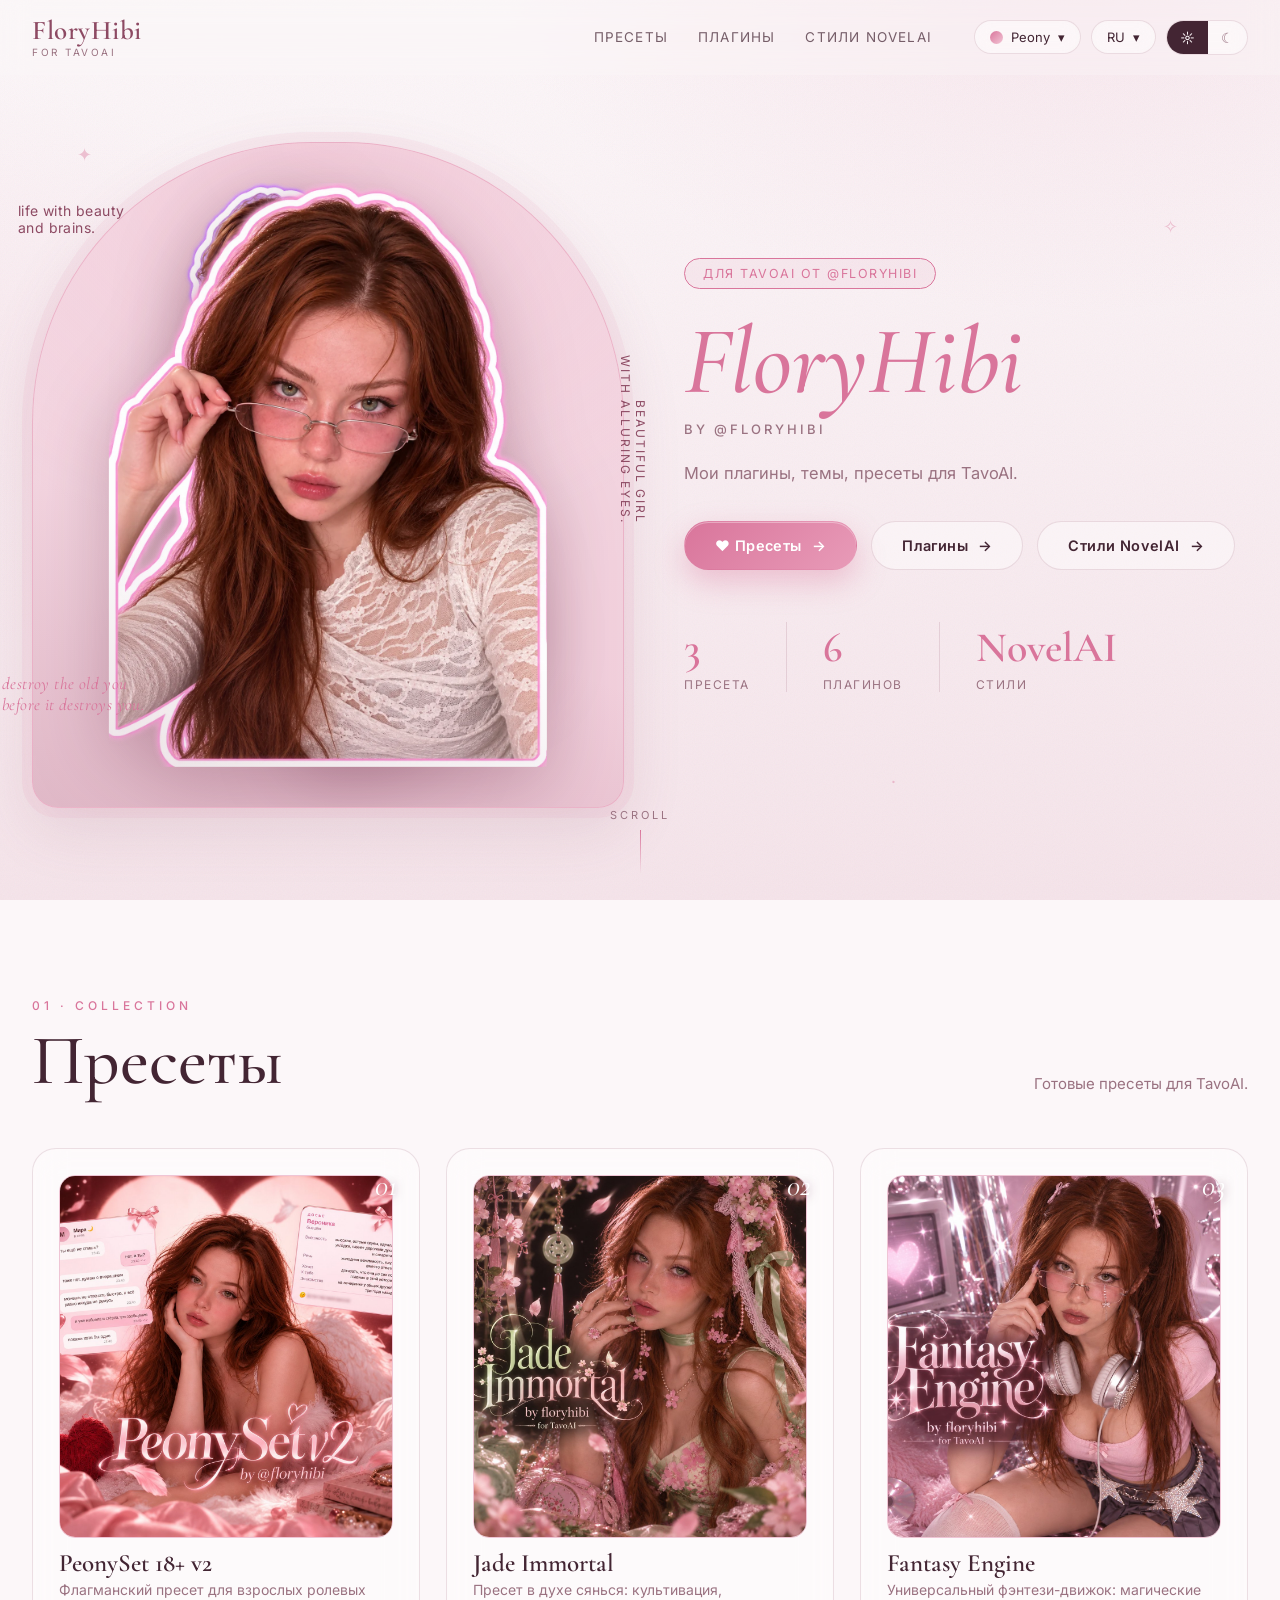
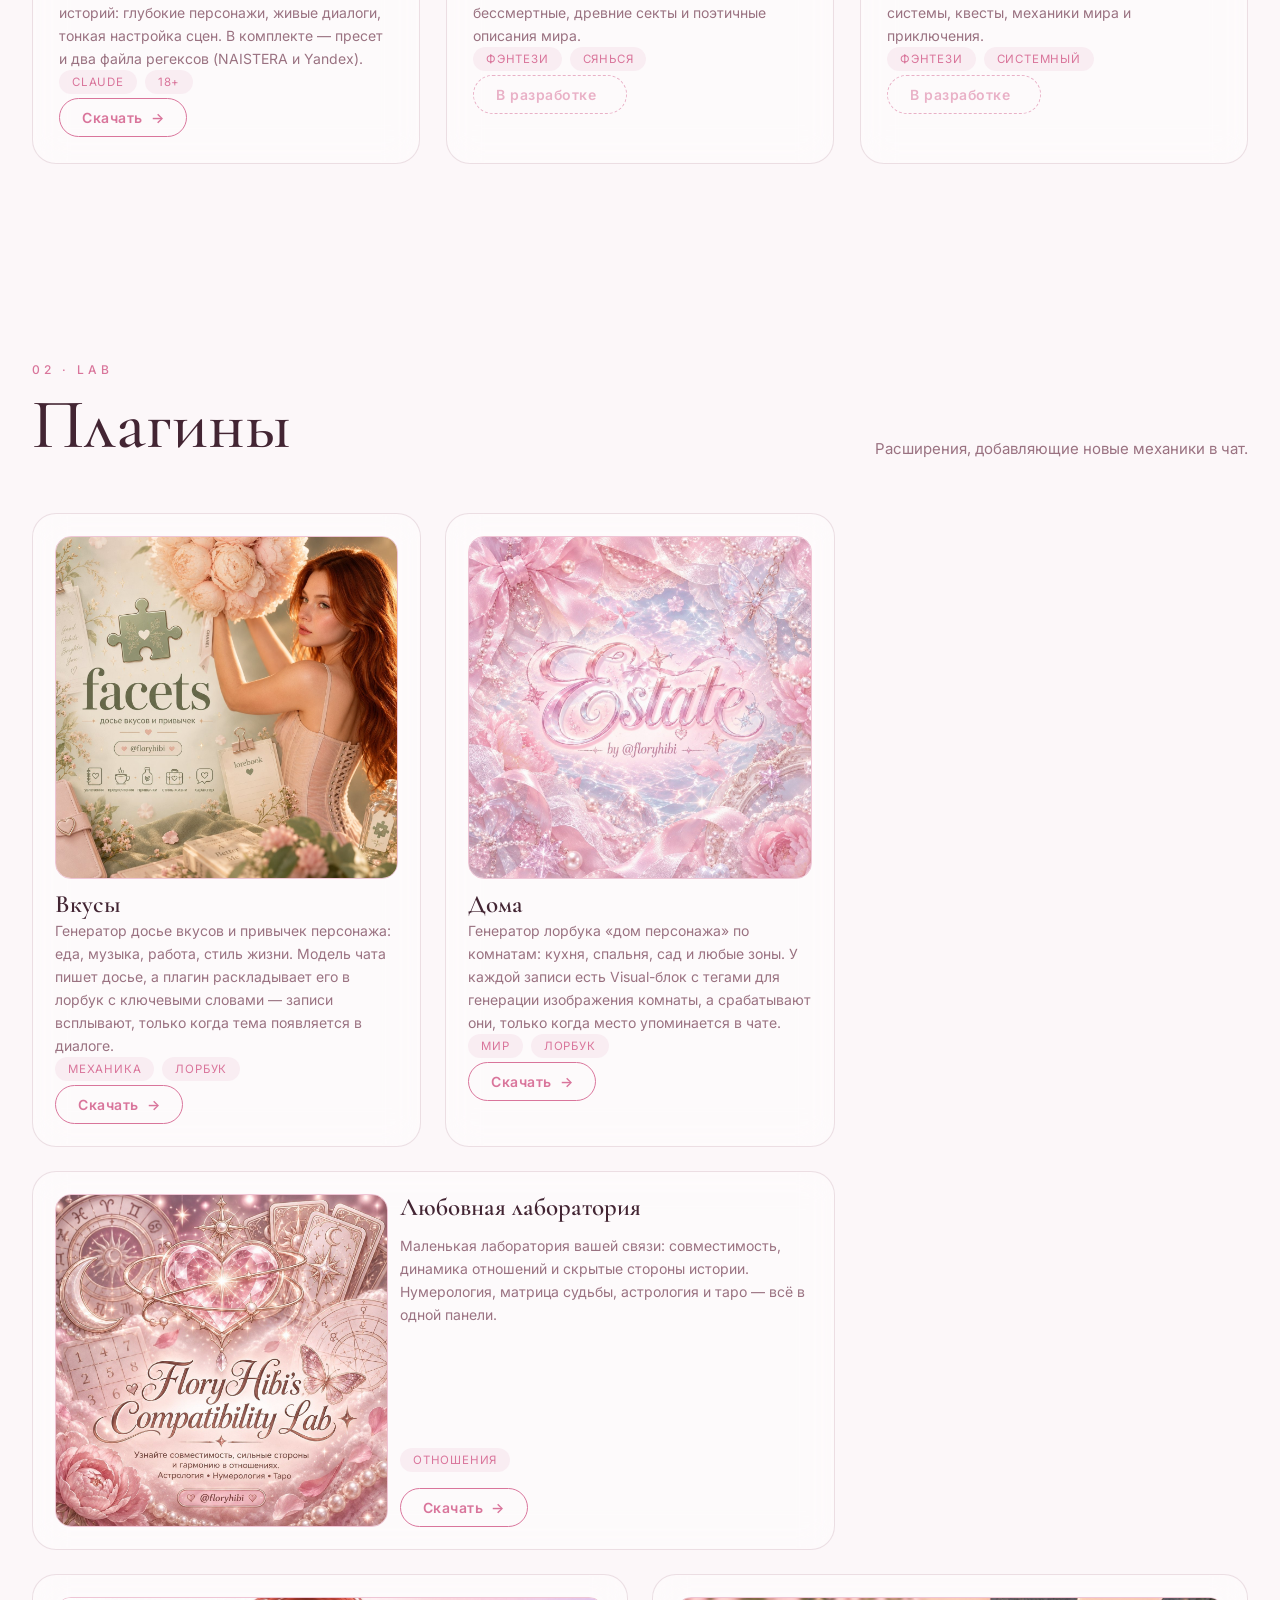
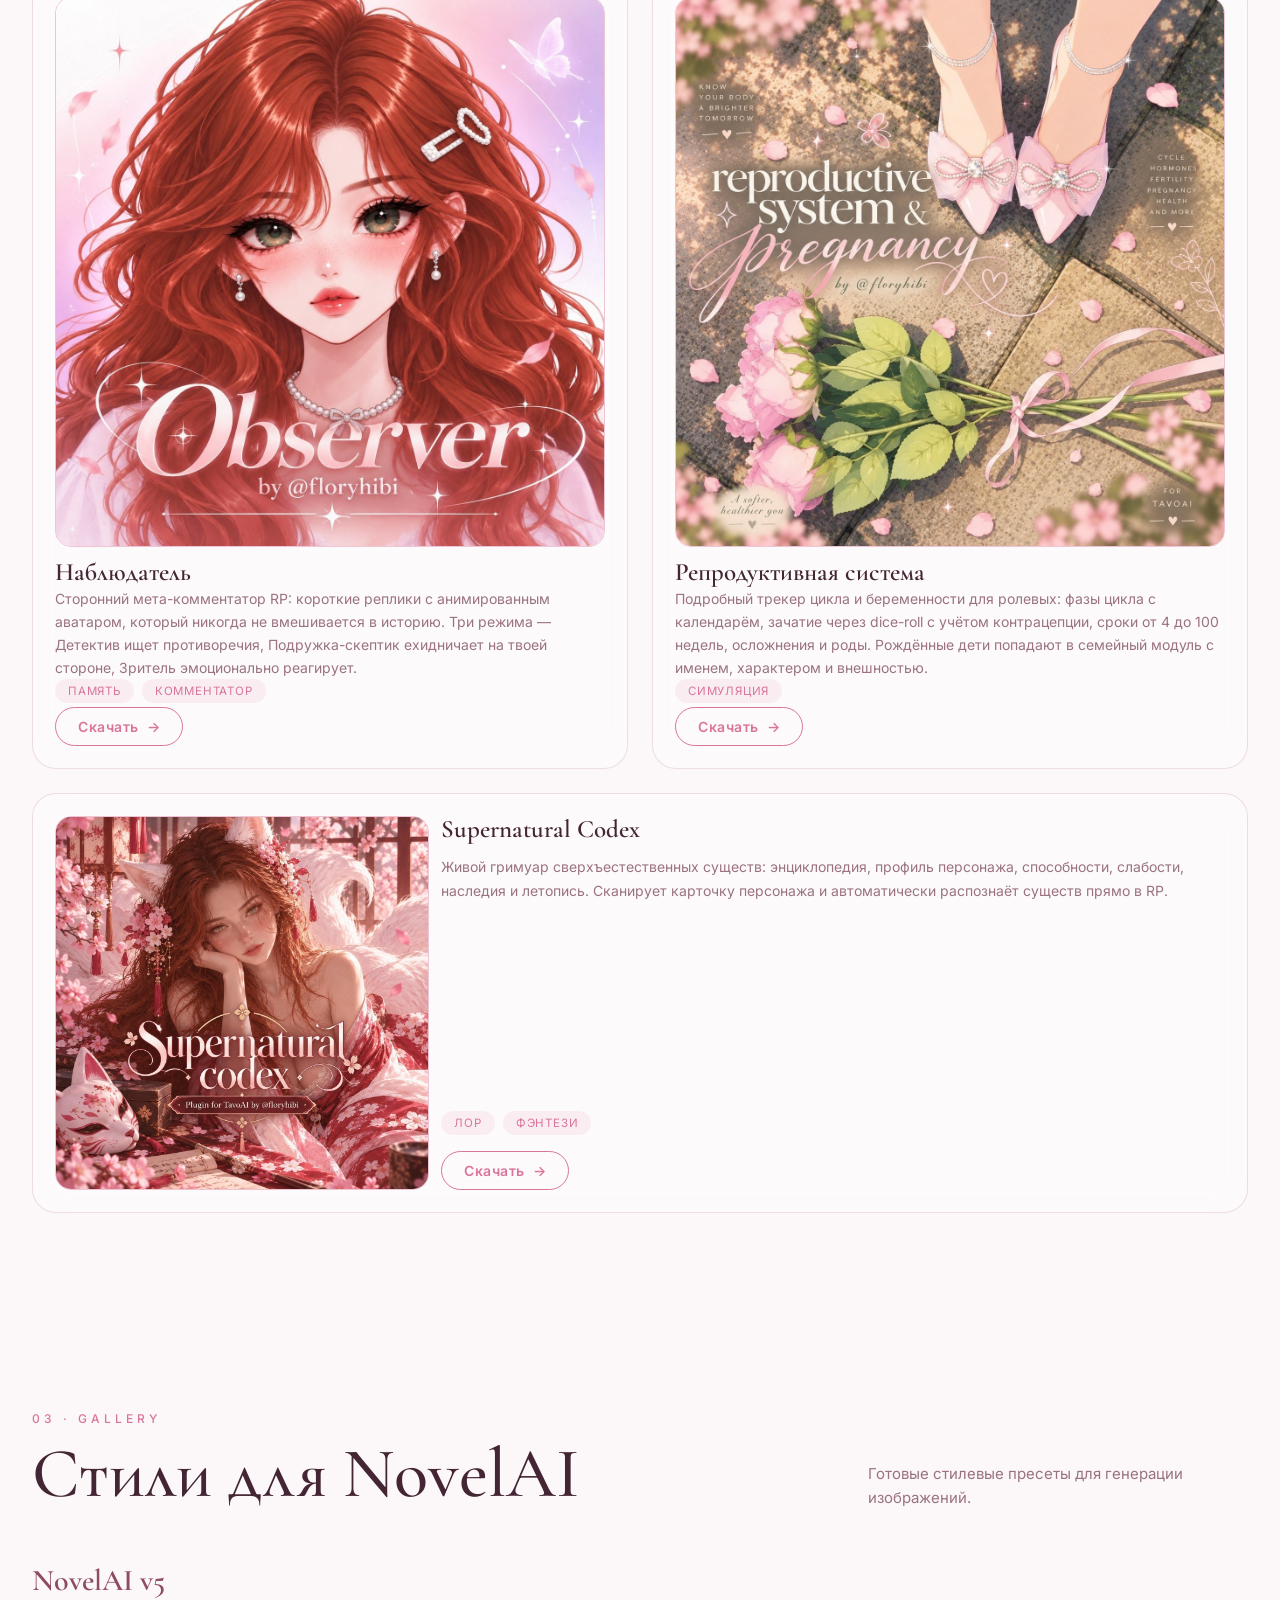
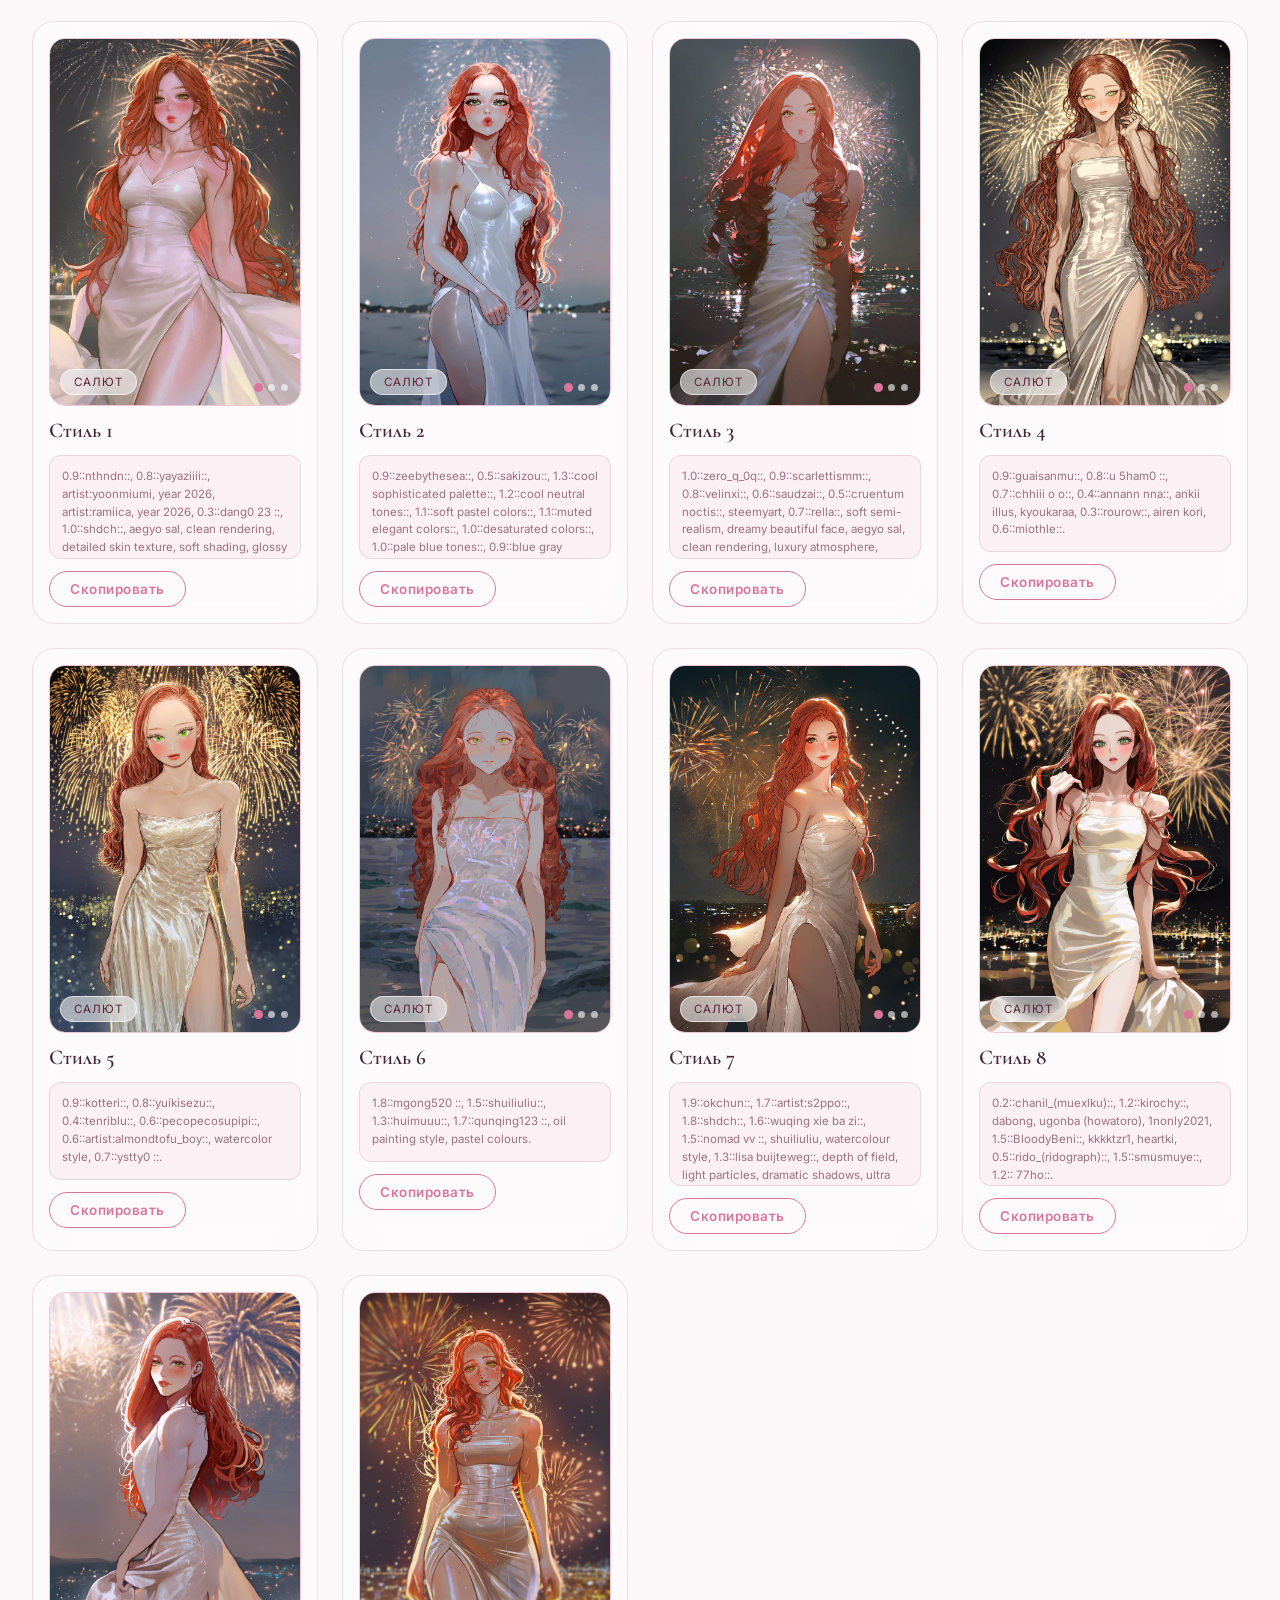
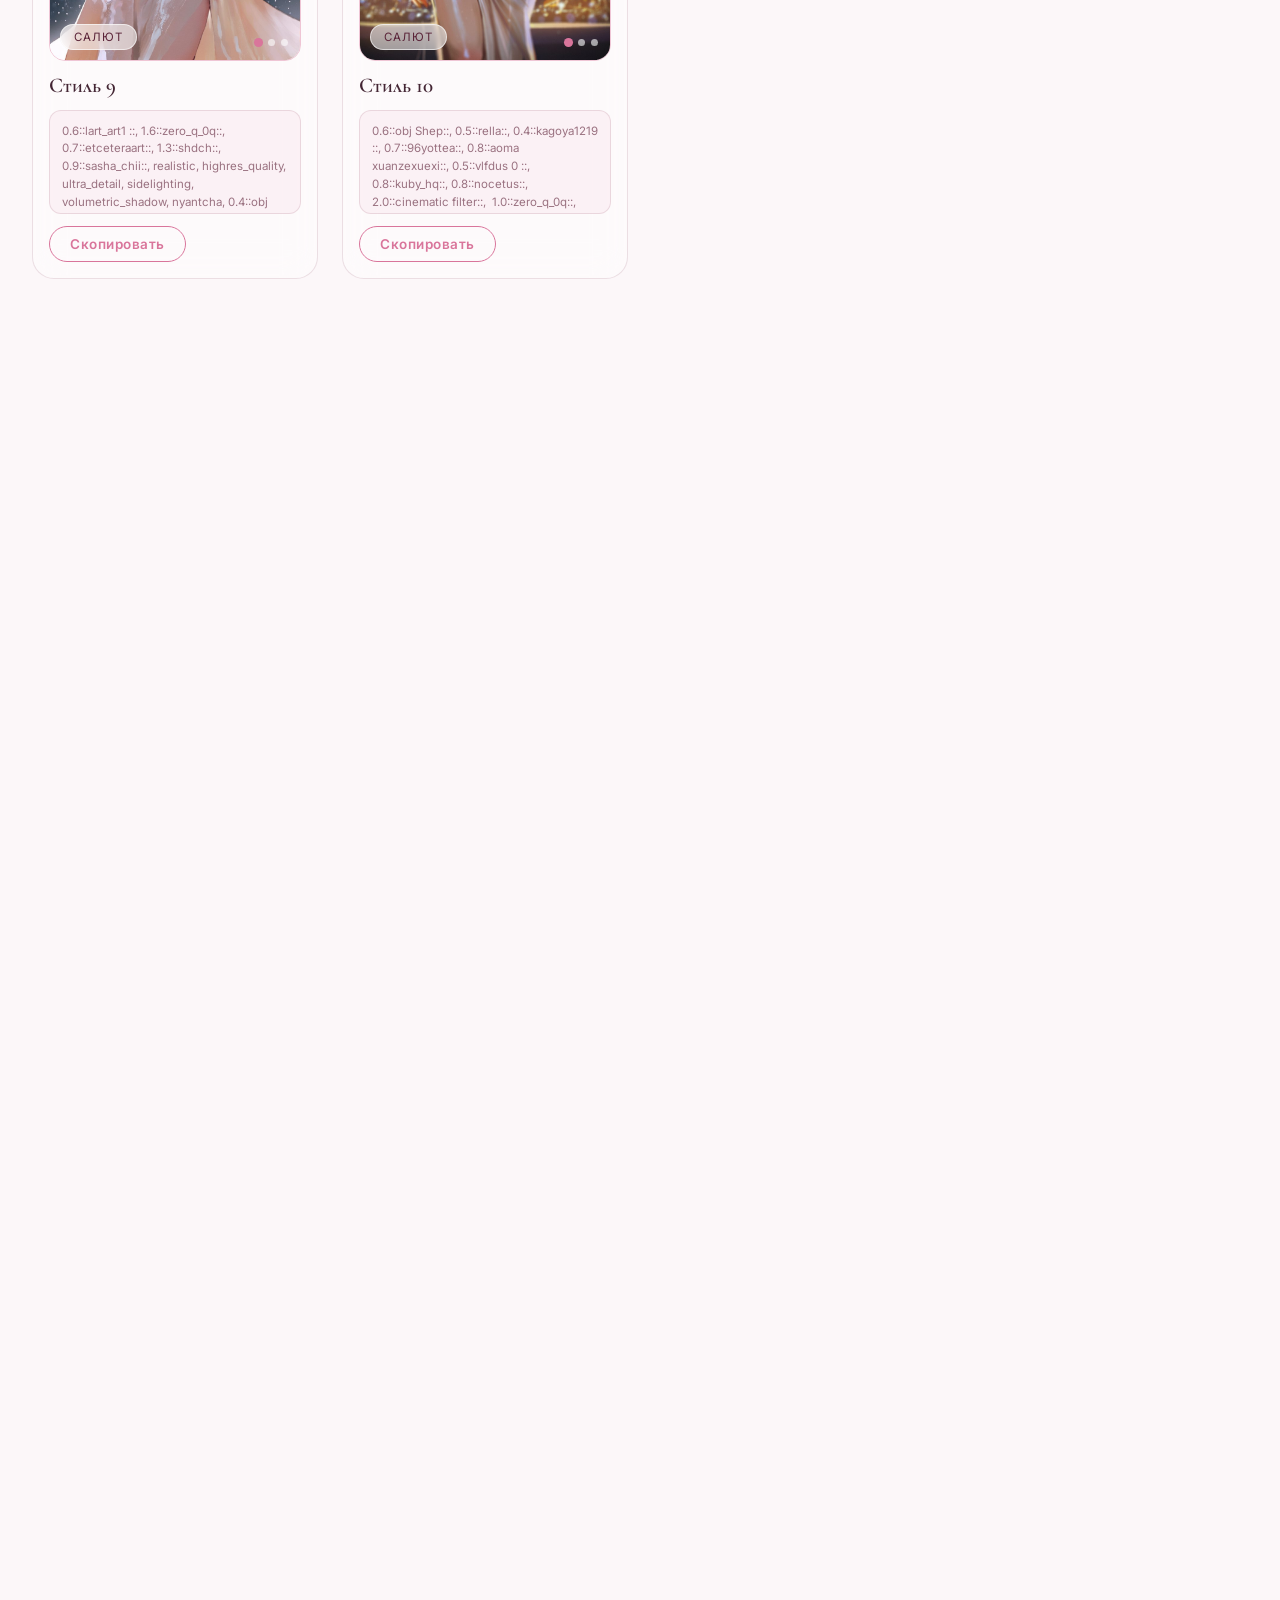
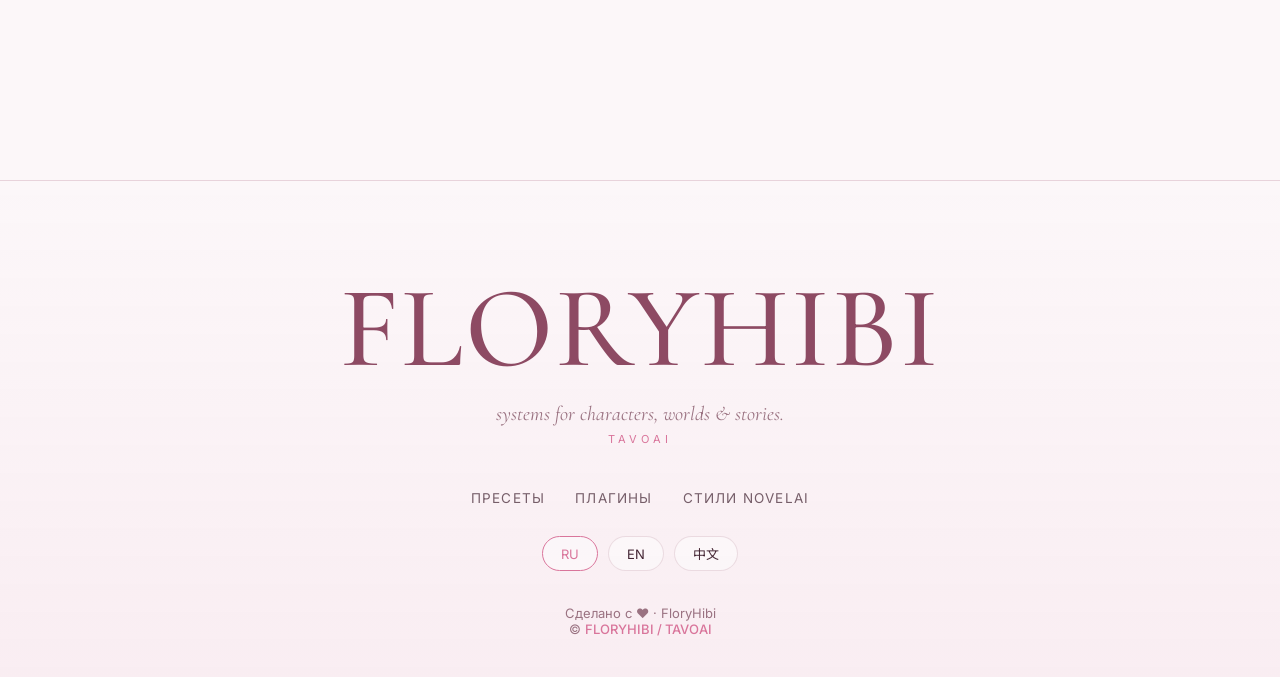
<file: index (1).html>
<!DOCTYPE html>
<html lang="ru">
<head>
<meta charset="UTF-8">
<meta name="viewport" content="width=device-width, initial-scale=1.0">
<title>FloryHibi · для TavoAI</title>
<meta name="description" content="FloryHibi — пресеты, плагины и стили NovelAI для TavoAI: PeonySet, Любовная лаборатория, Supernatural Codex и другие инструменты для ролевых историй.">
<meta property="og:title" content="FloryHibi · для TavoAI">
<meta property="og:description" content="Пресеты, плагины и стили NovelAI для TavoAI.">
<meta property="og:type" content="website">
<meta property="og:image" content="hero1.webp">
<link rel="icon" href="data:image/svg+xml,<svg xmlns='http://www.w3.org/2000/svg' viewBox='0 0 100 100'><text y='.9em' font-size='90'>🌸</text></svg>">
<link rel="preconnect" href="https://fonts.googleapis.com">
<link href="https://fonts.googleapis.com/css2?family=Cormorant+Garamond:ital,wght@0,400;0,500;0,600;1,400;1,500&family=Inter:wght@400;500;600&family=Noto+Sans+SC:wght@400;600&display=swap" rel="stylesheet">
<style>
/* ================= PALETTES ================= */
body[data-palette="peony"]{--acc:#d9759b;--acc2:#e89bb8;--acc3:#f3c6d6;--deep:#8d4a63}
body[data-palette="jade"]{--acc:#4c9b7f;--acc2:#6fb89d;--acc3:#c4e2d4;--deep:#2f6b54}
body[data-palette="immortal"]{--acc:#b78a4e;--acc2:#d4af74;--acc3:#eedcb9;--deep:#7a2e3f}
body.dark[data-palette="peony"]{--acc:#c97898;--acc2:#e0a0ba;--acc3:#5a3346;--deep:#e0a0ba}
body.dark[data-palette="jade"]{--acc:#6fbf9f;--acc2:#8fd4ba;--acc3:#2c4a3e;--deep:#8fd4ba}
body.dark[data-palette="immortal"]{--acc:#cfa465;--acc2:#e2c48d;--acc3:#4d3a24;--deep:#e2c48d}
/* ================= THEMES ================= */
body{
  --bg:#fcf7f9;--bg2:#f5e4ea;--surface:rgba(255,255,255,.42);--surface2:rgba(255,255,255,.6);
  --line:rgba(141,74,99,.16);--text:#432533;--muted:#9a7281;
  --shadow:0 20px 60px rgba(141,74,99,.14);
}
body.dark{
  --bg:#171215;--bg2:#21191e;--surface:rgba(48,32,39,.42);--surface2:rgba(48,32,39,.62);
  --line:rgba(255,255,255,.1);--text:#f2dde5;--muted:#c39fae;
  --shadow:0 20px 60px rgba(0,0,0,.4);
}
*{margin:0;padding:0;box-sizing:border-box}
html{scroll-behavior:smooth}
body{
  font-family:'Inter','Noto Sans SC',sans-serif;color:var(--text);background:var(--bg);
  transition:background .4s,color .4s;overflow-x:hidden;
}
body::before{content:'';position:fixed;inset:0;z-index:0;pointer-events:none;
  background:
    radial-gradient(1000px 600px at 85% -5%,color-mix(in srgb,var(--acc) 12%,transparent),transparent 60%),
    radial-gradient(800px 500px at -10% 40%,color-mix(in srgb,var(--acc2) 9%,transparent),transparent 60%),
    linear-gradient(var(--bg),var(--bg2));}
.grain{position:fixed;inset:0;z-index:1;pointer-events:none;opacity:.05;mix-blend-mode:multiply;
  background-image:url("data:image/svg+xml,%3Csvg xmlns='http://www.w3.org/2000/svg' width='140' height='140'%3E%3Cfilter id='n'%3E%3CfeTurbulence type='fractalNoise' baseFrequency='.9' numOctaves='2'/%3E%3C/filter%3E%3Crect width='140' height='140' filter='url(%23n)'/%3E%3C/svg%3E")}
body.dark .grain{mix-blend-mode:screen;opacity:.06}
a{color:inherit;text-decoration:none}
button{font-family:inherit;cursor:pointer}
img{max-width:100%}
.wrap{max-width:1280px;margin:0 auto;padding:0 32px;position:relative;z-index:2}
.serif{font-family:'Cormorant Garamond',serif}
:focus-visible{outline:2px solid var(--acc);outline-offset:3px;border-radius:6px}

/* ================= HEADER ================= */
header{position:fixed;top:0;left:0;right:0;z-index:100;transition:background .4s,border-color .4s,box-shadow .4s;
  background:color-mix(in srgb,var(--bg) 30%,transparent);backdrop-filter:blur(14px);
  border-bottom:1px solid transparent}
header.scrolled{background:color-mix(in srgb,var(--bg) 78%,transparent);border-bottom-color:var(--line);
  box-shadow:0 8px 30px rgba(0,0,0,.05)}
.hrow{display:flex;align-items:center;gap:26px;height:74px}
.logo{display:flex;flex-direction:column;line-height:1}
.logo .lg{font-family:'Cormorant Garamond',serif;font-weight:600;font-size:27px;color:var(--deep);letter-spacing:.5px}
.logo small{font-size:10px;letter-spacing:2.5px;text-transform:uppercase;color:var(--muted);margin-top:3px}
nav{margin-left:auto;display:flex;gap:30px;font-size:13.5px;letter-spacing:1.2px;text-transform:uppercase}
nav a{color:var(--text);opacity:.72;transition:.25s;position:relative;padding:4px 0}
nav a::after{content:'';position:absolute;left:0;right:100%;bottom:0;height:1px;background:var(--acc);transition:.3s}
nav a:hover{opacity:1;color:var(--acc)}
nav a:hover::after{right:0}
.tools{display:flex;align-items:center;gap:10px;margin-left:16px}
.dd{position:relative}
.dd-btn{display:flex;align-items:center;gap:8px;border:1px solid var(--line);border-radius:999px;
  padding:8px 15px;font-size:13px;background:var(--surface);backdrop-filter:blur(10px);color:var(--text);transition:.25s}
.dd-btn:hover{border-color:var(--acc)}
.dd-btn .sw{width:13px;height:13px;border-radius:50%}
.dd-menu{position:absolute;top:calc(100% + 10px);right:0;min-width:160px;background:var(--surface2);
  backdrop-filter:blur(20px);border:1px solid var(--line);border-radius:16px;padding:6px;display:none;
  box-shadow:var(--shadow);z-index:200}
.dd-menu.open{display:block;animation:pop .25s ease}
@keyframes pop{from{opacity:0;transform:translateY(-6px)}to{opacity:1;transform:none}}
.dd-menu button{display:flex;align-items:center;gap:10px;width:100%;border:0;background:transparent;
  color:var(--text);padding:9px 12px;border-radius:10px;font-size:14px;text-align:left;transition:.15s}
.dd-menu button:hover{background:color-mix(in srgb,var(--acc) 12%,transparent)}
.dd-menu button.on{color:var(--acc);font-weight:600}
.sw-peony{background:linear-gradient(135deg,#d9759b,#f3c6d6)}
.sw-jade{background:linear-gradient(135deg,#4c9b7f,#c4e2d4)}
.sw-immortal{background:linear-gradient(135deg,#b78a4e,#eedcb9)}
.theme-pill{display:flex;border:1px solid var(--line);border-radius:999px;overflow:hidden;background:var(--surface);backdrop-filter:blur(10px)}
.theme-pill button{border:0;background:transparent;padding:8px 13px;font-size:14px;color:var(--muted);transition:.25s}
.theme-pill button.on{background:var(--text);color:var(--bg)}
.burger{display:none;border:1px solid var(--line);border-radius:12px;background:var(--surface);color:var(--text);font-size:17px;padding:7px 12px}

/* ================= HERO ================= */
.hero{position:relative;min-height:100vh;display:flex;align-items:center;padding:120px 0 70px;overflow:hidden}
.hero-grid{display:grid;grid-template-columns:1.05fr 1fr;gap:60px;align-items:center;width:100%}
.hero-visual{position:relative}
.photo-frame{position:relative;border-radius:280px 280px 26px 26px;overflow:hidden;
  height:min(74vh,720px);
  background:
    radial-gradient(120% 90% at 50% 0%,color-mix(in srgb,var(--acc3) 55%,transparent),transparent 70%),
    linear-gradient(170deg,color-mix(in srgb,var(--acc) 22%,var(--bg)),color-mix(in srgb,var(--acc2) 30%,var(--bg2)));
  border:1px solid color-mix(in srgb,var(--acc) 35%,transparent);
  box-shadow:var(--shadow),0 0 0 10px color-mix(in srgb,var(--acc) 7%,transparent);
  opacity:0;animation:reveal 1.4s .2s ease forwards}
.photo-frame .himg{position:absolute;left:50%;top:50%;translate:-50% -50%;
  height:88%;width:auto;max-width:92%;object-fit:contain;
  filter:drop-shadow(0 18px 36px rgba(90,20,50,.3));
  animation:float 6s ease-in-out infinite}
.photo-frame .himg.base{animation:float 6s ease-in-out infinite,fadeA 10s ease-in-out infinite}
.photo-frame .himg.swap{animation:float 6s ease-in-out infinite,fadeB 10s ease-in-out infinite}
@keyframes float{0%,100%{transform:translateY(0)}50%{transform:translateY(-12px)}}
@keyframes fadeA{0%,42%{opacity:1}50%,92%{opacity:0}100%{opacity:1}}
@keyframes fadeB{0%,42%{opacity:0}50%,92%{opacity:1}100%{opacity:0}}
.photo-frame::after{content:'';position:absolute;inset:0;pointer-events:none;
  background:linear-gradient(200deg,transparent 62%,color-mix(in srgb,var(--deep) 18%,transparent))}
body.dark .photo-frame::after{background:linear-gradient(200deg,transparent 40%,rgba(15,8,12,.55))}
@keyframes reveal{from{opacity:0;transform:translateY(24px)}to{opacity:1;transform:none}}
.ph{position:absolute;font-size:14px;letter-spacing:.4px;color:var(--deep);z-index:3;pointer-events:none;
  opacity:0;animation:reveal 1.2s 1s ease forwards}
body.dark .ph{color:var(--acc2)}
.ph i{font-family:'Cormorant Garamond',serif;font-style:italic;font-size:17px;color:var(--acc)}
.ph1{top:9%;left:-14px}
.ph2{bottom:14%;left:-30px;text-align:left}
.ph3{top:32%;right:-24px;text-align:right;writing-mode:vertical-rl;letter-spacing:2px;font-size:12px;text-transform:uppercase}
.hero-text{position:relative;z-index:3}
.badge{display:inline-block;border:1px solid var(--acc);color:var(--acc);border-radius:999px;
  padding:7px 18px;font-size:12.5px;letter-spacing:1.5px;text-transform:uppercase;margin-bottom:26px;
  background:color-mix(in srgb,var(--acc) 8%,transparent);opacity:0;animation:reveal 1s .5s ease forwards}
h1.title{font-family:'Cormorant Garamond',serif;font-weight:500;font-size:clamp(58px,7.5vw,104px);
  line-height:.98;color:var(--text);opacity:0;animation:reveal 1.1s .65s ease forwards}
h1.title em{font-style:italic;color:var(--acc)}
h1.title small{display:block;font-family:'Inter';font-size:13px;letter-spacing:3px;text-transform:uppercase;
  color:var(--muted);margin-top:14px;font-weight:500}
.hero-sub{margin:24px 0 34px;font-size:16.5px;color:var(--muted);max-width:440px;line-height:1.65;
  opacity:0;animation:reveal 1.1s .8s ease forwards}
.cta{display:flex;gap:14px;flex-wrap:wrap;opacity:0;animation:reveal 1.1s .95s ease forwards}
.btn{display:inline-flex;align-items:center;gap:10px;border-radius:999px;padding:15px 30px;
  font-size:14.5px;font-weight:600;letter-spacing:.4px;border:1px solid transparent;transition:.3s}
.btn-p{background:linear-gradient(135deg,var(--acc),var(--acc2));color:#fff;
  box-shadow:0 12px 30px color-mix(in srgb,var(--acc) 38%,transparent),inset 0 1px 0 rgba(255,255,255,.35)}
.btn-p:hover{transform:translateY(-3px);box-shadow:0 18px 40px color-mix(in srgb,var(--acc) 48%,transparent)}
.btn-o{background:var(--surface);backdrop-filter:blur(10px);color:var(--text);border-color:var(--line)}
.btn-o:hover{border-color:var(--acc);color:var(--acc);transform:translateY(-3px)}
.btn .arr{transition:.3s}.btn:hover .arr{transform:translateX(5px)}
.stats{display:flex;margin-top:52px;opacity:0;animation:reveal 1.1s 1.1s ease forwards}
.stat{padding:0 36px;border-left:1px solid var(--line)}
.stat:first-child{padding-left:0;border-left:0}
.stat b{font-family:'Cormorant Garamond',serif;font-weight:600;font-size:42px;color:var(--acc)}
.stat span{display:block;font-size:12px;letter-spacing:1.5px;text-transform:uppercase;color:var(--muted);margin-top:4px}
.scroll-hint{position:absolute;bottom:26px;left:50%;transform:translateX(-50%);z-index:3;
  font-size:11px;letter-spacing:3px;text-transform:uppercase;color:var(--muted);
  display:flex;flex-direction:column;align-items:center;gap:8px}
.scroll-hint::after{content:'';width:1px;height:44px;background:linear-gradient(var(--acc),transparent);
  animation:drip 2.2s ease-in-out infinite}
@keyframes drip{0%{transform:scaleY(0);transform-origin:top}55%{transform:scaleY(1);transform-origin:top}56%{transform-origin:bottom}100%{transform:scaleY(0);transform-origin:bottom}}
/* floating decorative elements */
.deco{position:absolute;color:var(--acc);opacity:.4;pointer-events:none;z-index:1;
  animation:drift 9s ease-in-out infinite;font-size:18px}
@keyframes drift{0%,100%{transform:translateY(0) rotate(0)}50%{transform:translateY(-18px) rotate(12deg)}}

/* ================= SECTIONS ================= */
section{padding:100px 0;position:relative;z-index:2}
.sec-head{display:flex;align-items:flex-end;justify-content:space-between;gap:30px;margin-bottom:52px;flex-wrap:wrap}
.sec-head h2{font-family:'Cormorant Garamond',serif;font-weight:500;font-size:clamp(44px,5.5vw,72px);line-height:1}
.sec-head h2::before{content:attr(data-n);display:block;font-family:'Inter';font-size:12px;letter-spacing:4px;
  color:var(--acc);margin-bottom:14px}
.sec-head .lead{color:var(--muted);max-width:380px;font-size:15px;line-height:1.6;margin:0}
/* scroll reveal */
.rv{opacity:0;transform:translateY(28px);transition:opacity .9s ease,transform .9s ease}
.rv.in{opacity:1;transform:none}

/* --- cards (shared core) --- */
.card{background:var(--surface);backdrop-filter:blur(16px);border:1px solid var(--line);border-radius:24px;
  padding:22px;display:flex;flex-direction:column;gap:12px;position:relative;overflow:hidden;
  transition:transform .45s ease,border-color .45s ease,box-shadow .45s ease}
.card:hover{transform:translateY(-5px);border-color:color-mix(in srgb,var(--acc) 60%,transparent);
  box-shadow:0 24px 60px color-mix(in srgb,var(--acc) 18%,transparent)}
.card img.pimg{display:block;width:100%;border-radius:16px;aspect-ratio:1;object-fit:cover;
  border:1px solid color-mix(in srgb,var(--acc) 40%,transparent);transition:transform .8s ease,box-shadow .45s ease}
.card:hover img.pimg{transform:scale(1.035);box-shadow:0 0 0 1px var(--acc),0 14px 34px color-mix(in srgb,var(--acc) 25%,transparent)}
.card .emoji{font-size:30px}
.card h3{font-family:'Cormorant Garamond',serif;font-weight:600;font-size:25px;line-height:1.1}
.card p{color:var(--muted);font-size:14px;line-height:1.65;flex:1}
.tags{display:flex;gap:8px;flex-wrap:wrap}
.tag{font-size:11.5px;letter-spacing:.8px;text-transform:uppercase;color:var(--acc);
  background:color-mix(in srgb,var(--acc) 10%,transparent);border-radius:999px;padding:5px 13px}
.card .dl{align-self:flex-start;margin-top:4px;color:var(--acc);font-weight:600;font-size:14px;letter-spacing:.5px;
  border:1px solid var(--acc);border-radius:999px;padding:10px 22px;transition:.3s;background:transparent;
  display:inline-flex;align-items:center;gap:8px}
.card .dl::after{content:'→';transition:.3s}
.card .dl:hover{background:var(--acc);color:#fff}
.card .dl:hover::after{transform:translateX(4px)}
.card .dl.off{opacity:.55;pointer-events:none;border-style:dashed}
.card .dl.off::after{content:''}

/* --- PRESETS: editorial numbered grid --- */
#presetGrid{display:grid;grid-template-columns:repeat(3,1fr);gap:26px;counter-reset:pr}
#presetGrid .card{counter-increment:pr;padding:26px}
#presetGrid .card::before{content:'0' counter(pr);position:absolute;top:18px;right:22px;z-index:2;
  font-family:'Cormorant Garamond',serif;font-style:italic;font-size:30px;color:#fff;
  text-shadow:0 1px 10px rgba(90,20,50,.5)}
#presetGrid .card img.pimg{aspect-ratio:.92}

/* --- PLUGINS: editorial varied grid --- */
#pluginGrid{display:grid;grid-template-columns:repeat(6,1fr);gap:24px}
#pluginGrid .card{grid-column:span 2}
#pluginGrid .card:nth-child(3){grid-column:span 4;flex-direction:row;align-items:stretch}
#pluginGrid .card:nth-child(3) img.pimg{width:44%;aspect-ratio:auto}
#pluginGrid .card:nth-child(4){grid-column:span 3}
#pluginGrid .card:nth-child(5){grid-column:span 3}
#pluginGrid .card:nth-child(6){grid-column:span 6;flex-direction:row;align-items:stretch}
#pluginGrid .card:nth-child(6) img.pimg{width:32%;aspect-ratio:auto}
#pluginGrid .card:nth-child(3) .col,#pluginGrid .card:nth-child(6) .col{display:flex;flex-direction:column;gap:12px;flex:1}

/* ================= FOOTER ================= */
footer{position:relative;z-index:2;border-top:1px solid var(--line);padding:90px 0 40px;text-align:center;
  background:linear-gradient(transparent,color-mix(in srgb,var(--acc) 7%,transparent))}
footer .big{font-family:'Cormorant Garamond',serif;font-weight:500;font-size:clamp(56px,9vw,130px);
  line-height:1;color:var(--deep);letter-spacing:2px}
footer .tagline{font-family:'Cormorant Garamond',serif;font-style:italic;font-size:20px;color:var(--muted);margin:16px 0 6px}
footer .for{font-size:11px;letter-spacing:4px;text-transform:uppercase;color:var(--acc);margin-bottom:40px}
footer nav{justify-content:center;margin:0 0 26px;display:flex}
footer .fl-langs{display:flex;gap:10px;justify-content:center;margin-bottom:34px}
footer .fl-langs button{border:1px solid var(--line);background:var(--surface);color:var(--text);
  border-radius:999px;padding:7px 18px;font-size:13px;transition:.25s}
footer .fl-langs button.on{border-color:var(--acc);color:var(--acc)}
footer .fl-langs button:hover{border-color:var(--acc)}
footer .fine{color:var(--muted);font-size:13px}
footer .fine b{color:var(--acc);font-weight:500}

/* --- NOVELAI: styles gallery with slider --- */
.nai-sub{margin-bottom:56px}
.nai-h{font-family:'Cormorant Garamond',serif;font-weight:600;font-size:30px;color:var(--deep);margin-bottom:22px}
.nai-grid{display:grid;grid-template-columns:repeat(auto-fill,minmax(230px,1fr));gap:24px}
.nai-card{background:var(--surface);backdrop-filter:blur(16px);border:1px solid var(--line);border-radius:22px;
  padding:16px;display:flex;flex-direction:column;gap:12px;transition:transform .4s,border-color .4s,box-shadow .4s}
.nai-card:hover{transform:translateY(-4px);border-color:color-mix(in srgb,var(--acc) 60%,transparent);
  box-shadow:0 20px 50px color-mix(in srgb,var(--acc) 16%,transparent)}
.nai-view{position:relative;aspect-ratio:832/1216;border-radius:16px;overflow:hidden;
  border:1px solid color-mix(in srgb,var(--acc) 40%,transparent)}
.nai-view .slide{position:absolute;inset:0;background-size:300% 100%;background-position:0% 0;transition:background-position .5s ease}
.nv{position:absolute;top:50%;translate:0 -50%;z-index:3;width:34px;height:34px;border-radius:50%;
  border:1px solid rgba(255,255,255,.6);background:rgba(255,255,255,.35);backdrop-filter:blur(8px);
  color:#5a2438;font-size:17px;line-height:1;transition:.25s;opacity:0}
.nai-view:hover .nv{opacity:1}
.nv:hover{background:var(--acc);color:#fff;border-color:var(--acc)}
.nv.prev{left:10px}.nv.next{right:10px}
.nai-tag{position:absolute;left:10px;bottom:10px;z-index:3;font-size:11.5px;letter-spacing:1px;text-transform:uppercase;
  background:rgba(255,255,255,.55);backdrop-filter:blur(8px);color:#5a2438;border-radius:999px;padding:5px 13px;
  border:1px solid rgba(255,255,255,.6)}
.nai-dots{position:absolute;right:12px;bottom:14px;z-index:3;display:flex;gap:6px}
.nai-dots i{width:7px;height:7px;border-radius:50%;background:rgba(255,255,255,.6);transition:.3s;cursor:pointer}
.nai-dots i.on{background:var(--acc);transform:scale(1.3)}
.nai-name{font-family:'Cormorant Garamond',serif;font-weight:600;font-size:21px}
.nai-text{font-family:'Inter';font-size:11.5px;line-height:1.55;color:var(--muted);
  background:color-mix(in srgb,var(--acc) 7%,transparent);border:1px solid var(--line);
  border-radius:12px;padding:12px;max-height:104px;overflow:auto;white-space:pre-wrap;word-break:break-word}
.nai-copy{align-self:flex-start;color:var(--acc);font-weight:600;font-size:13.5px;letter-spacing:.5px;
  border:1px solid var(--acc);border-radius:999px;padding:9px 20px;transition:.3s;background:transparent}
.nai-copy:hover{background:var(--acc);color:#fff}
.nai-copy.done{background:var(--acc);color:#fff}

/* ================= RESPONSIVE ================= */
@media(max-width:1080px){
  #pluginGrid .card,#pluginGrid .card:nth-child(4),#pluginGrid .card:nth-child(5){grid-column:span 3}
  #pluginGrid .card:nth-child(3),#pluginGrid .card:nth-child(6){grid-column:span 6}
}
@media(max-width:900px){
  nav{display:none}
  .burger{display:block}
  .hero-grid{grid-template-columns:1fr;gap:44px}
  .hero{padding-top:110px}
  .photo-frame{height:min(56vh,520px)}
  .ph3{display:none}
  #presetGrid{grid-template-columns:1fr}
  #pluginGrid .card{grid-column:span 6 !important;flex-direction:column !important}
  #pluginGrid .card img.pimg{width:100% !important;aspect-ratio:1 !important}
  .stat{padding:0 22px}
}
@media(max-width:560px){
  .wrap{padding:0 20px}
  .stats{flex-wrap:wrap;gap:18px}
  .stat{border-left:0;padding:0}
}
</style>
</head>
<body data-palette="peony">
<div class="grain"></div>

<header id="hdr">
  <div class="wrap hrow">
    <a class="logo" href="#top"><span class="lg">FloryHibi</span><small>for TavoAI</small></a>
    <nav id="nav"></nav>
    <div class="tools">
      <div class="dd">
        <button class="dd-btn" onclick="toggleDD('palDD',event)"><span class="sw sw-peony" id="palSw"></span><span id="palName">Peony</span>▾</button>
        <div class="dd-menu" id="palDD">
          <button data-p="peony" class="on" onclick="setPalette('peony')"><span class="sw sw-peony"></span>🌸 Peony</button>
          <button data-p="jade" onclick="setPalette('jade')"><span class="sw sw-jade"></span>🌿 Jade</button>
          <button data-p="immortal" onclick="setPalette('immortal')"><span class="sw sw-immortal"></span>🌙 Immortal</button>
        </div>
      </div>
      <div class="dd">
        <button class="dd-btn" onclick="toggleDD('langDD',event)"><span id="langName">RU</span>▾</button>
        <div class="dd-menu" id="langDD">
          <button data-l="ru" class="on" onclick="setLang('ru')">Русский</button>
          <button data-l="en" onclick="setLang('en')">English</button>
          <button data-l="zh" onclick="setLang('zh')">中文</button>
        </div>
      </div>
      <div class="theme-pill">
        <button id="tLight" class="on" onclick="setTheme(false)" aria-label="Light">☼</button>
        <button id="tDark" onclick="setTheme(true)" aria-label="Dark">☾</button>
      </div>
      <button class="burger" onclick="toggleDD('navDD',event)" aria-label="Menu">☰</button>
      <div class="dd-menu" id="navDD"></div>
    </div>
  </div>
</header>

<section class="hero" id="top">
  <span class="deco" style="top:16%;left:6%">✦</span>
  <span class="deco" style="top:70%;left:45%;animation-delay:2s">♡</span>
  <span class="deco" style="top:24%;right:8%;animation-delay:4s">✧</span>
  <span class="deco" style="bottom:12%;right:30%;animation-delay:1s">·</span>
  <div class="wrap hero-grid">
    <div class="hero-visual" id="heroVisual">
      <div class="photo-frame">
        <img class="himg base" src="hero1.webp" alt="FloryHibi">
        <img class="himg swap" src="hero2.webp" alt="FloryHibi" aria-hidden="true">
      </div>
      <span class="ph ph1">life with beauty<br>and brains.</span>
      <span class="ph ph2"><i>destroy the old you<br>before it destroys you.</i></span>
      <span class="ph ph3">beautiful girl<br>with alluring eyes.</span>
    </div>
    <div class="hero-text">
      <span class="badge" data-i="badge"></span>
      <h1 class="title"><em data-i="title"></em><small>by @floryhibi</small></h1>
      <p class="hero-sub" data-i="sub"></p>
      <div class="cta">
        <a href="#presets" class="btn btn-p"><span data-i="cta1"></span><span class="arr">→</span></a>
        <a href="#plugins" class="btn btn-o"><span data-i="cta2"></span><span class="arr">→</span></a>
        <a href="#styles" class="btn btn-o"><span data-i="cta3"></span><span class="arr">→</span></a>
      </div>
      <div class="stats">
        <div class="stat"><b>3</b><span data-i="s1"></span></div>
        <div class="stat"><b>6</b><span data-i="s2"></span></div>
        <div class="stat"><b>NovelAI</b><span data-i="s3"></span></div>
      </div>
    </div>
  </div>
  <span class="scroll-hint">scroll</span>
</section>

<main class="wrap">
  <section id="presets">
    <div class="sec-head rv">
      <h2 data-n="01 · COLLECTION" data-i="pTitle"></h2>
      <p class="lead" data-i="pLead"></p>
    </div>
    <div id="presetGrid" class="rv"></div>
  </section>

  <section id="plugins">
    <div class="sec-head rv">
      <h2 data-n="02 · LAB" data-i="plTitle"></h2>
      <p class="lead" data-i="plLead"></p>
    </div>
    <div id="pluginGrid" class="rv"></div>
  </section>

  <section id="styles">
    <div class="sec-head rv">
      <h2 data-n="03 · GALLERY" data-i="stTitle"></h2>
      <p class="lead" data-i="stLead"></p>
    </div>
    <div class="nai-sub rv"><h3 class="nai-h">NovelAI v5</h3><div id="naiV5" class="nai-grid"></div></div>
    <div class="nai-sub rv"><h3 class="nai-h">NovelAI v4</h3><div id="naiV4" class="nai-grid"></div></div>
  </section>
</main>

<footer>
  <div class="wrap">
    <div class="big">FLORYHIBI</div>
    <div class="tagline">systems for characters, worlds &amp; stories.</div>
    <div class="for">TavoAI</div>
    <nav id="navFooter"></nav>
    <div class="fl-langs">
      <button data-l="ru" class="on" onclick="setLang('ru')">RU</button>
      <button data-l="en" onclick="setLang('en')">EN</button>
      <button data-l="zh" onclick="setLang('zh')">中文</button>
    </div>
    <p class="fine"><span data-i="footer"></span><br>© <b>FLORYHIBI / TAVOAI</b></p>
  </div>
</footer>

<script src="nai-data.js"></script>
<script>
/* ================= DATA ================= */
const T = {
ru:{
  nav:["Пресеты","Плагины","Стили NovelAI"],
  badge:"Для TavoAI от @floryhibi",
  title:"FloryHibi",
  sub:"Мои плагины, темы, пресеты для TavoAI.",
  cta1:"♥ Пресеты",cta2:"Плагины",cta3:"Стили NovelAI",
  s1:"пресета",s2:"плагинов",s3:"стили",
  pTitle:"Пресеты",pLead:"Готовые пресеты для TavoAI.",dl:"Скачать",dev:"В разработке",
  presets:[
    {n:"PeonySet 18+ v2",img:"peonyset.jpg",f:["peonyset-18-v2.json","peonyset-regex-naistera.zip","peonyset-regex-yandex.zip"],d:"Флагманский пресет для взрослых ролевых историй: глубокие персонажи, живые диалоги, тонкая настройка сцен. В комплекте — пресет и два файла регексов (NAISTERA и Yandex).",t:["Claude","18+"]},
    {n:"Jade Immortal",img:"jade.jpg",dev:true,d:"Пресет в духе сянься: культивация, бессмертные, древние секты и поэтичные описания мира.",t:["Фэнтези","Сянься"]},
    {n:"Fantasy Engine",img:"fantasy.jpg",dev:true,d:"Универсальный фэнтези-движок: магические системы, квесты, механики мира и приключения.",t:["Фэнтези","Системный"]}
  ],
  plTitle:"Плагины",plLead:"Расширения, добавляющие новые механики в чат.",
  plugins:[
    {n:"Вкусы",img:"facets.jpg",f:"facets.tpg",d:"Генератор досье вкусов и привычек персонажа: еда, музыка, работа, стиль жизни. Модель чата пишет досье, а плагин раскладывает его в лорбук с ключевыми словами — записи всплывают, только когда тема появляется в диалоге.",t:["Механика","Лорбук"]},
    {n:"Дома",img:"estate.jpg",f:"estate.tpg",d:"Генератор лорбука «дом персонажа» по комнатам: кухня, спальня, сад и любые зоны. У каждой записи есть Visual-блок с тегами для генерации изображения комнаты, а срабатывают они, только когда место упоминается в чате.",t:["Мир","Лорбук"]},
    {n:"Любовная лаборатория",img:"lovelab.jpg",f:"love-lab.tpg",d:"Маленькая лаборатория вашей связи: совместимость, динамика отношений и скрытые стороны истории. Нумерология, матрица судьбы, астрология и таро — всё в одной панели.",t:["Отношения"]},
    {n:"Наблюдатель",img:"observer.jpg",f:"observer.tpg",d:"Сторонний мета-комментатор RP: короткие реплики с анимированным аватаром, который никогда не вмешивается в историю. Три режима — Детектив ищет противоречия, Подружка-скептик ехидничает на твоей стороне, Зритель эмоционально реагирует.",t:["Память","Комментатор"]},
    {n:"Репродуктивная система",img:"reproductive.jpg",f:"reproductive-system.tpg",d:"Подробный трекер цикла и беременности для ролевых: фазы цикла с календарём, зачатие через dice-roll с учётом контрацепции, сроки от 4 до 100 недель, осложнения и роды. Рождённые дети попадают в семейный модуль с именем, характером и внешностью.",t:["Симуляция"]},
    {n:"Supernatural Codex",img:"supernatural.jpg",f:"supernatural-codex.tpg",d:"Живой гримуар сверхъестественных существ: энциклопедия, профиль персонажа, способности, слабости, наследия и летопись. Сканирует карточку персонажа и автоматически распознаёт существ прямо в RP.",t:["Лор","Фэнтези"]}
  ],
  stTitle:"Стили для NovelAI",stLead:"Готовые стилевые пресеты для генерации изображений.",styleWord:"Стиль",copy:"Скопировать",copied:"Скопировано ✓",slides:["Салют","Осень","Ночь"],
  styles:[
    {e:"💎",n:"Facets",d:"Гранёный стиль: чистые линии, блики и драгоценная детализация персонажей.",t:["Портрет"]},
    {e:"🏡",n:"Estate",d:"Усадьбы и интерьеры: уютные поместья, сады и атмосферные локации.",t:["Локации"]},
    {e:"💗",n:"Love Lab",d:"Романтичные сцены: тёплый свет, нежные эмоции, парные композиции.",t:["Романтика"]},
    {e:"👁",n:"Observer",d:"Взгляд со стороны: кинематографичные ракурсы и наблюдательные сцены.",t:["Сцена"]}
  ],
  footer:"Сделано с ♥ · FloryHibi"
},
en:{
  nav:["Presets","Plugins","NovelAI Styles"],
  badge:"For TavoAI by @floryhibi",
  title:"FloryHibi",
  sub:"My plugins, themes, presets for TavoAI.",
  cta1:"♥ Presets",cta2:"Plugins",cta3:"NovelAI Styles",
  s1:"presets",s2:"plugins",s3:"styles",
  pTitle:"Presets",pLead:"Ready-made presets for TavoAI.",dl:"Download",dev:"In development",
  presets:[
    {n:"PeonySet 18+ v2",img:"peonyset.jpg",f:["peonyset-18-v2.json","peonyset-regex-naistera.zip","peonyset-regex-yandex.zip"],d:"Flagship preset for mature roleplay: deep characters, vivid dialogue, fine-grained scene control. Includes the preset plus two regex files (NAISTERA and Yandex).",t:["Claude","18+"]},
    {n:"Jade Immortal",img:"jade.jpg",dev:true,d:"Xianxia-flavored preset: cultivation, immortals, ancient sects and poetic worldbuilding.",t:["Fantasy","Xianxia"]},
    {n:"Fantasy Engine",img:"fantasy.jpg",dev:true,d:"Universal fantasy engine: magic systems, quests, world mechanics and adventures.",t:["Fantasy","Systemic"]}
  ],
  plTitle:"Plugins",plLead:"Extensions that add new mechanics to your chats.",
  plugins:[
    {n:"Facets",img:"facets.jpg",f:"facets.tpg",d:"Generates a 'tastes & habits dossier' for a character, user or NPC: food, music, work, lifestyle. The chat model writes the dossier, and the plugin splits it into lorebook entries with keywords that trigger only when the topic comes up.",t:["Mechanics","Lorebook"]},
    {n:"Estate",img:"estate.jpg",f:"estate.tpg",d:"Builds a 'character's home' lorebook room by room: kitchen, bedroom, garden and any custom areas. Each entry includes a [Visual] tag block for room image generation and triggers only when the place is mentioned.",t:["World","Lorebook"]},
    {n:"Love Lab",img:"lovelab.jpg",f:"love-lab.tpg",d:"A little laboratory of your bond: compatibility, relationship dynamics and hidden sides of your story. Numerology, destiny matrix, astrology and tarot — all in one panel.",t:["Relations"]},
    {n:"Observer",img:"observer.jpg",f:"observer.tpg",d:"A third-party meta-commentator for your RP: short remarks with an animated avatar that never interferes with the story. Three modes — Detective hunts contradictions, Skeptical Girlfriend snarks on your side, Spectator reacts emotionally.",t:["Memory","Commentator"]},
    {n:"Reproductive System",img:"reproductive.jpg",f:"reproductive-system.tpg",d:"A detailed cycle and pregnancy tracker for roleplay: cycle phases with a calendar, dice-roll conception with contraception, 4–100 week terms, complications and childbirth. Born children go to the family module with name, personality and appearance.",t:["Simulation"]},
    {n:"Supernatural Codex",img:"supernatural.jpg",f:"supernatural-codex.tpg",d:"A living grimoire of supernatural beings: encyclopedia, character profile, abilities, weaknesses, legacies and chronicle. Scans the character card and auto-detects creatures right in the RP.",t:["Lore","Fantasy"]}
  ],
  stTitle:"NovelAI Styles",stLead:"Ready-made style presets for image generation.",styleWord:"Style",copy:"Copy",copied:"Copied ✓",slides:["Fireworks","Autumn","Night"],
  styles:[
    {e:"💎",n:"Facets",d:"Faceted style: clean lines, highlights and jewel-like character detail.",t:["Portrait"]},
    {e:"🏡",n:"Estate",d:"Estates and interiors: cozy manors, gardens and atmospheric locations.",t:["Locations"]},
    {e:"💗",n:"Love Lab",d:"Romantic scenes: warm light, tender emotions, couple compositions.",t:["Romance"]},
    {e:"👁",n:"Observer",d:"An outside gaze: cinematic angles and observational scenes.",t:["Scene"]}
  ],
  footer:"Made with ♥ · FloryHibi"
},
zh:{
  nav:["预设","插件","NovelAI 风格"],
  badge:"TavoAI 专用 · @floryhibi 制作",
  title:"FloryHibi",
  sub:"我的 TavoAI 插件、主题与预设。",
  cta1:"♥ 预设",cta2:"插件",cta3:"NovelAI 风格",
  s1:"个预设",s2:"个插件",s3:"风格",
  pTitle:"预设",pLead:"适用于 TavoAI 的现成预设。",dl:"下载",dev:"开发中",
  presets:[
    {n:"PeonySet 18+ v2",img:"peonyset.jpg",f:["peonyset-18-v2.json","peonyset-regex-naistera.zip","peonyset-regex-yandex.zip"],d:"成人角色扮演旗舰预设：深刻的角色、生动的对话、细腻的场景控制。内含预设文件与两个正则文件（NAISTERA 与 Yandex）。",t:["Claude","18+"]},
    {n:"Jade Immortal",img:"jade.jpg",dev:true,d:"仙侠风格预设：修仙、长生、古老宗门与诗意的世界描写。",t:["奇幻","仙侠"]},
    {n:"Fantasy Engine",img:"fantasy.jpg",dev:true,d:"通用奇幻引擎：魔法体系、任务、世界机制与冒险。",t:["奇幻","系统化"]}
  ],
  plTitle:"插件",plLead:"为聊天添加新机制的扩展。",
  plugins:[
    {n:"口味",img:"facets.jpg",f:"facets.tpg",d:"为角色、用户或 NPC 生成「口味与习惯档案」：美食、音乐、工作、生活方式。由当前聊天模型撰写档案，并拆分为带关键词的设定集条目，仅在话题出现时触发。",t:["机制","设定集"]},
    {n:"家园",img:"estate.jpg",f:"estate.tpg",d:"按房间生成「角色之家」设定集：厨房、卧室、花园及任意区域。每条记录附带用于生成房间图片的 [Visual] 标签块，仅在提及该地点时触发。",t:["世界","设定集"]},
    {n:"恋爱实验室",img:"lovelab.jpg",f:"love-lab.tpg",d:"探索你们羁绊的小实验室：契合度、关系动态与故事的隐藏面。数字命理、命运矩阵、占星与塔罗，尽在一个面板中。",t:["关系"]},
    {n:"观察者",img:"observer.jpg",f:"observer.tpg",d:"RP 的第三方元评论者：带动画头像的短评，绝不干预故事。三种模式——侦探寻找矛盾、毒舌闺蜜站在你这边、观众情绪化反应。",t:["记忆","评论"]},
    {n:"繁衍系统",img:"reproductive.jpg",f:"reproductive-system.tpg",d:"详细的经期与怀孕追踪器：周期阶段与日历、考虑避孕措施的掷骰受孕机制、4–100 周孕期、并发症与分娩。出生的孩子自动进入家庭模块，可设置姓名、性格与外貌。",t:["模拟"]},
    {n:"Supernatural Codex",img:"supernatural.jpg",f:"supernatural-codex.tpg",d:"超自然生物的活体魔典：百科全书、角色档案、能力、弱点、传承与编年史。可扫描角色卡并在 RP 中自动识别生物。",t:["设定","奇幻"]}
  ],
  stTitle:"NovelAI 风格",stLead:"用于图像生成的现成风格预设。",styleWord:"风格",copy:"复制",copied:"已复制 ✓",slides:["烟花","秋天","夜晚"],
  styles:[
    {e:"💎",n:"Facets",d:"切面风格：干净线条、高光与宝石般的角色细节。",t:["肖像"]},
    {e:"🏡",n:"Estate",d:"庄园与室内：温馨宅邸、花园与氛围场景。",t:["场景"]},
    {e:"💗",n:"Love Lab",d:"浪漫场景：温暖光线、细腻情感、双人构图。",t:["浪漫"]},
    {e:"👁",n:"Observer",d:"旁观者视角：电影感机位与观察式场景。",t:["场景"]}
  ],
  footer:"用 ♥ 制作 · FloryHibi"
}};

/* ================= LOGIC ================= */
const hrefs=['#presets','#plugins','#styles'];
let lang=localStorage.getItem('pg-lang')||'ru';

function card(x,dl,dev){
  let btn;
  if(x.dev) btn=`<span class="dl off">${dev}</span>`;
  else if(Array.isArray(x.f)) btn=`<a class="dl" href="#" onclick='dlFiles(${JSON.stringify(x.f)});return false'>${dl}</a>`;
  else btn=`<a class="dl" href="${x.f||'#'}"${x.f?' download':''}>${dl}</a>`;
  return `<div class="card">${x.img?`<img class="pimg" src="${x.img}" alt="${x.n}" loading="lazy">`:`<div class="emoji">${x.e}</div>`}<div class="col"><h3>${x.n}</h3><p>${x.d}</p>
  <div class="tags">${x.t.map(t=>`<span class="tag">${t}</span>`).join('')}</div>
  ${btn}</div></div>`}
function dlFiles(fs){fs.forEach((f,i)=>setTimeout(()=>{const a=document.createElement('a');a.href=f;a.download=f.split('/').pop();document.body.appendChild(a);a.click();a.remove()},i*400))}

function render(){
  const t=T[lang];cur=t;
  document.documentElement.lang=lang;
  const navHtml=t.nav.map((n,i)=>`<a href="${hrefs[i]}">${n}</a>`).join('');
  document.getElementById('nav').innerHTML=navHtml;
  document.getElementById('navFooter').innerHTML=navHtml;
  document.getElementById('navDD').innerHTML=t.nav.map((n,i)=>`<button onclick="location.hash='${hrefs[i]}';closeDDs()">${n}</button>`).join('');
  document.querySelectorAll('[data-i]').forEach(el=>{if(t[el.dataset.i])el.innerHTML=t[el.dataset.i]});
  document.getElementById('presetGrid').innerHTML=t.presets.map(x=>card(x,t.dl,t.dev)).join('');
  document.getElementById('pluginGrid').innerHTML=t.plugins.map(x=>card(x,t.dl,t.dev)).join('');
  document.getElementById('langName').textContent=lang==='zh'?'中文':lang.toUpperCase();
  document.querySelectorAll('#langDD button,.fl-langs button').forEach(b=>b.classList.toggle('on',b.dataset.l===lang));
  document.title=(lang==='zh'?'FloryHibi · TavoAI 插件与预设':lang==='en'?'FloryHibi · Plugins & presets for TavoAI':'FloryHibi · Плагины и пресеты для TavoAI');
  renderNai();
}
/* --- NovelAI styles gallery --- */
let cur=T.ru;
const esc=s=>s.replace(/&/g,'&amp;').replace(/</g,'&lt;').replace(/>/g,'&gt;');
function naiCard(x){
  return `<div class="nai-card"><div class="nai-view" data-i="0">
    <div class="slide" style="background-image:url('${x.img}')"></div>
    <button class="nv prev" aria-label="‹">‹</button><button class="nv next" aria-label="›">›</button>
    <span class="nai-tag">${cur.slides[0]}</span>
    <div class="nai-dots"><i class="on"></i><i></i><i></i></div>
  </div>
  <div class="nai-name">${cur.styleWord} ${x.n}</div>
  ${x.text?`<pre class="nai-text">${esc(x.text)}</pre>
  <button class="nai-copy">${cur.copy}</button>`:''}</div>`}
function renderNai(){
  document.getElementById('naiV5').innerHTML=NAI_STYLES.v5.map(naiCard).join('');
  document.getElementById('naiV4').innerHTML=NAI_STYLES.v4.map(naiCard).join('');
}
function naiSlide(view,d){
  const dots=view.querySelectorAll('.nai-dots i'),pos=['0% 0','50% 0','100% 0'];
  let i=(+view.dataset.i+d+3)%3;
  view.dataset.i=i;
  view.querySelector('.slide').style.backgroundPosition=pos[i];
  dots.forEach((dt,k)=>dt.classList.toggle('on',k===i));
  view.querySelector('.nai-tag').textContent=cur.slides[i];
}
document.addEventListener('click',e=>{
  const nv=e.target.closest('.nv');
  if(nv){naiSlide(nv.closest('.nai-view'),nv.classList.contains('next')?1:-1);return}
  const dot=e.target.closest('.nai-dots i');
  if(dot){const view=dot.closest('.nai-view');
    const idx=[...view.querySelectorAll('.nai-dots i')].indexOf(dot);
    naiSlide(view,idx-(+view.dataset.i));return}
  const cp=e.target.closest('.nai-copy');
  if(cp){const txt=cp.parentElement.querySelector('.nai-text').textContent;
    navigator.clipboard.writeText(txt).then(()=>{
      cp.textContent=cur.copied;cp.classList.add('done');
      setTimeout(()=>{cp.textContent=cur.copy;cp.classList.remove('done')},1600)});}
});
function setLang(l){lang=l;localStorage.setItem('pg-lang',l);render();closeDDs()}
function cycleLang(){const ls=['ru','en','zh'];setLang(ls[(ls.indexOf(lang)+1)%3])}
function setPalette(p){
  document.body.dataset.palette=p;
  document.getElementById('palSw').className='sw sw-'+p;
  document.getElementById('palName').textContent=p[0].toUpperCase()+p.slice(1);
  document.querySelectorAll('#palDD button').forEach(b=>b.classList.toggle('on',b.dataset.p===p));
  localStorage.setItem('pg-palette',p);closeDDs();
}
function setTheme(dark){
  document.body.classList.toggle('dark',dark);
  document.getElementById('tLight').classList.toggle('on',!dark);
  document.getElementById('tDark').classList.toggle('on',dark);
  localStorage.setItem('pg-theme',dark?'dark':'light');
}
function toggleTheme(){setTheme(!document.body.classList.contains('dark'))}
function toggleDD(id,e){e.stopPropagation();
  const m=document.getElementById(id),was=m.classList.contains('open');
  closeDDs();if(!was)m.classList.add('open')}
function closeDDs(){document.querySelectorAll('.dd-menu').forEach(m=>m.classList.remove('open'))}
document.addEventListener('click',closeDDs);

/* header: stronger glass on scroll */
const hdr=document.getElementById('hdr');let ticking=false;
addEventListener('scroll',()=>{if(!ticking){requestAnimationFrame(()=>{
  hdr.classList.toggle('scrolled',scrollY>40);ticking=false});ticking=true}},{passive:true});

/* subtle hero parallax on mouse move (±10px) */
const hv=document.getElementById('heroVisual');let mx=0,my=0,raf=null;
addEventListener('mousemove',e=>{
  mx=(e.clientX/innerWidth-.5)*20;my=(e.clientY/innerHeight-.5)*14;
  if(!raf)raf=requestAnimationFrame(()=>{
    hv.style.transform=`translate(${mx*.5}px,${my*.5}px)`;raf=null});
},{passive:true});

/* scroll reveal */
const io=new IntersectionObserver(es=>es.forEach(e=>{
  if(e.isIntersecting){e.target.classList.add('in');io.unobserve(e.target)}}),{threshold:.12});
document.querySelectorAll('.rv').forEach(el=>io.observe(el));

/* restore prefs */
let pal=localStorage.getItem('pg-palette');
if(pal==='violet')pal='immortal';
if(pal)setPalette(pal);
if(localStorage.getItem('pg-theme')==='dark')setTheme(true);
render();
</script>
</body>
</html>
</file>
<file: assets/css/flory.css>
@import url('https://fonts.googleapis.com/css2?family=Cormorant+Garamond:ital,wght@0,600;0,700;1,600&family=Inter:wght@400;500;600;700&display=swap');

:root {
  color-scheme: dark;
  --bg: #0b080d; --panel: #151018; --line: #352333; --pink: #ff489d;
  --pale: #ffc1dd; --ink: #fff4f9; --muted: #c2aebd;
  --serif: 'Cormorant Garamond', Georgia, serif;
  font-family: Inter, system-ui, sans-serif;
  color: var(--ink); background: var(--bg);
}
*, *::before, *::after { box-sizing: border-box; }
body { margin: 0; }
html { scroll-behavior: smooth; scroll-padding-top: 112px; }
a { color: inherit; text-decoration: none; }
button, input, select { font: inherit; }
button, select { cursor: pointer; }
button { color: inherit; }
img { display: block; max-width: 100%; }
p { line-height: 1.65; }
h1, h2, h3, p { margin: 0; }
:focus-visible { outline: 2px solid var(--pale); outline-offset: 4px; }
.wrap { width: min(1200px, calc(100% - 80px)); margin-inline: auto; }
.sr-only, .skip:not(:focus) { position: absolute; width: 1px; height: 1px; overflow: hidden; clip-path: inset(50%); white-space: nowrap; }
.skip:focus { position: fixed; z-index: 5; top: 12px; left: 12px; padding: 12px; background: var(--panel); }
.site-header { position: sticky; z-index: 2; top: 0; border-bottom: 1px solid var(--line); background: #0b080def; backdrop-filter: blur(16px); }
.header-inner, .main-nav, .header-actions, .brand { display: flex; align-items: center; }
.header-inner { min-height: 72px; justify-content: space-between; gap: 22px; }
.brand { gap: 9px; font-family: var(--serif); font-size: 30px; font-weight: 700; white-space: nowrap; }
.brand-mark { font: 26px/1 system-ui; color: var(--pink); }
.main-nav { gap: clamp(16px, 2.4vw, 36px); color: var(--muted); font-size: .86rem; }
.main-nav a:hover, .text-link:hover { color: var(--ink); }
.header-actions { gap: 13px; }
.header-actions select, .header-hub { border: 1px solid var(--line); border-radius: 8px; padding: 9px 10px; background: var(--panel); color: var(--ink); white-space: nowrap; font-size: .8rem; }
.header-hub { color: var(--pale); }
.hero { display: grid; align-items: center; position: relative; isolation: isolate; min-height: clamp(470px, 42vw, 600px); }
.hero-copy { position: relative; padding: 60px 0; max-width: 53%; }
.hero-art { position: absolute; z-index: -1; inset: 0 -18px 0 40%; display: grid; place-items: center; background: radial-gradient(ellipse, #350c24 0%, transparent 64%); }
.hero-art img { width: 100%; height: 100%; position: absolute; object-fit: cover; mask-image: radial-gradient(ellipse closest-side, #000 75%, transparent 100%); }
.eyebrow { display: flex; align-items: center; gap: 10px; color: var(--pale); letter-spacing: .19em; font-weight: 700; font-size: .69rem; }
.eyebrow span { width: 7px; height: 7px; background: var(--pink); box-shadow: 0 0 13px var(--pink); transform: rotate(45deg); }
h1 { font: 600 clamp(76px, 10vw, 155px)/.9 var(--serif); letter-spacing: -.065em; margin: 13px 0 20px; }
h1 em { color: var(--pink); font-weight: 600; }
.hero-lead { font: 700 clamp(27px, 3.2vw, 47px)/1.02 var(--serif); max-width: 480px; }
.hero-description { font-size: .94rem; color: var(--muted); max-width: 420px; margin-top: 18px; }
.actions { display: flex; flex-wrap: wrap; gap: 10px; margin-top: 26px; }
.button { display: inline-flex; align-items: center; justify-content: center; gap: 10px; min-height: 44px; padding: 10px 16px; border: 1px solid transparent; border-radius: 8px; font-size: .83rem; font-weight: 700; }
.primary { color: #180914; background: var(--pink); }
.primary:hover { background: #ff83ba; }
.secondary { border-color: #54374b; background: #1c121c; }
.secondary:hover, .header-hub:hover { border-color: var(--pink); }
.section { border-top: 1px solid var(--line); padding: 37px 0 55px; }
.section-head { display: flex; align-items: end; justify-content: space-between; gap: 12px; margin-bottom: 22px; }
h2 { font: 700 clamp(40px, 5vw, 65px)/1 var(--serif); letter-spacing: -.035em; }
.section-head p, .about p { margin-top: 9px; color: var(--muted); font-size: .94rem; }
.text-link { color: var(--pale); font-size: .84rem; font-weight: 600; text-underline-offset: 4px; }
.text-link:hover { text-decoration: underline; }
.toolbar { display: flex; justify-content: space-between; align-items: center; gap: 14px; margin-bottom: 16px; }
.filters { display: flex; flex-wrap: wrap; gap: 7px; }
.filters button { background: var(--panel); border: 1px solid var(--line); border-radius: 7px; padding: 8px 12px; min-height: 38px; font-size: .78rem; color: var(--muted); }
.filters button:hover, .filters [aria-pressed=true] { border-color: #a74274; color: var(--pale); background: #2c1124; }
.search { display: flex; align-items: center; gap: 8px; background: var(--panel); border: 1px solid var(--line); border-radius: 8px; color: var(--pink); padding: 0 12px; }
.search input { width: 190px; min-width: 0; min-height: 40px; color: var(--ink); background: transparent; border: 0; font-size: .85rem; }
.search input::placeholder { color: var(--muted); }
.resource-grid, .style-grid { display: grid; grid-template-columns: repeat(3,minmax(0,1fr)); gap: 14px; }
.resource, .style-card { border: 1px solid var(--line); border-radius: 13px; background: var(--panel); overflow: hidden; }
.resource h3, .style-card h3 { font-size: 1.04rem; line-height: 1.25; overflow-wrap: anywhere; }
.category { display: block; font-size: .71rem; color: var(--pink); margin-bottom: 5px; }
.download { border-radius: 6px; border: 1px solid #66354f; background: #251422; padding: 7px 10px; color: var(--pale); font-size: .76rem; font-weight: 600; }
.download:hover { border-color: var(--pink); }
.resource { display: flex; flex-direction: column; }
.resource img { width: 100%; aspect-ratio: 2/1; object-fit: cover; }
.resource-body, .style-body { padding: 17px; }
.resource p, .dialog-desc { color: var(--muted); margin: 8px 0 14px; font-size: .9rem; }
.resource details { padding: 8px 0; border-top: 1px solid var(--line); }
.resource summary { cursor: pointer; color: var(--pale); font-size: .83rem; }
.files { display: grid; gap: 8px; margin-top: 10px; }
.files a { overflow-wrap: anywhere; }
.themes { grid-template-columns: minmax(0, 1fr) minmax(0, 2.25fr); }
.themes img { aspect-ratio: 2.25; }
.themes img[src*="9themes_"] { aspect-ratio: 1; object-fit: contain; }
.style-grid { grid-template-columns: repeat(4,minmax(0,1fr)); margin-top: 15px; }
.style-preview { display: block; width: 100%; padding: 0; border: 0; background: #241320; }
.style-frame { display: block; position: relative; overflow: hidden; aspect-ratio: var(--frame-ratio); }
.style-frame img { position: absolute; top: 0; left: var(--frame-offset); width: var(--strip-width); height: 100%; max-width: none; }
.style-body { display: flex; justify-content: space-between; align-items: center; gap: 6px; }
.style-body h3 { font-size: .87rem; }
.about { display: flex; align-items: center; justify-content: space-between; gap: 25px; padding: clamp(20px,4vw,48px); border: 1px solid #66304e; border-radius: 16px; background: radial-gradient(ellipse at right,#361329,#171019 72%); }
.about p { max-width: 640px; }
.about-links { display: grid; gap: 13px; flex-shrink: 0; }
.footer { display: flex; align-items: center; justify-content: space-between; gap: 18px; color: var(--muted); border-top: 1px solid var(--line); padding: 23px 0; font-size: .8rem; }
dialog { width: min(600px,calc(100% - 28px)); max-height: 90dvh; color: var(--ink); background: #1a121c; border: 1px solid #723454; border-radius: 16px; padding: 24px; }
dialog::backdrop { background: #080508cc; backdrop-filter: blur(6px); }
body:has(dialog[open]) { overflow: hidden; }
.dialog-close { display: flex; justify-content: end; }
.dialog-close button { border: 1px solid var(--line); background: var(--panel); border-radius: 8px; width: 36px; height: 36px; font-size: 22px; }
.detail-head { display: flex; align-items: center; gap: 15px; margin: 3px 0 16px; }
.detail-head img { width: 80px; border-radius: 10px; }
dialog h2 { font-size: clamp(34px,6vw,50px); overflow-wrap: anywhere; }
.dialog-desc { font-size: .98rem; }
.dialog-note { padding: 12px; border-radius: 8px; border: 1px solid var(--line); color: var(--pale); font-size: .84rem; }
.dialog-photo { margin: 12px auto; max-height: 53dvh; background-repeat: no-repeat; }
.frame-controls { display: flex; justify-content: center; align-items: center; gap: 10px; }
.prompt { padding: 14px; max-height: 220px; overflow: auto; white-space: pre-wrap; overflow-wrap: anywhere; border-radius: 8px; background: var(--bg); color: var(--pale); font-size: .82rem; }
.empty { color: var(--muted); grid-column: 1/-1; padding: 18px 0; }

@media (max-width: 1000px) {
  .toolbar { align-items: start; }
}
@media (max-width: 780px) {
  .wrap { width: calc(100% - 32px); }
  .header-inner { display: grid; grid-template-columns: 1fr auto; min-height: auto; gap: 3px 10px; padding-top: 8px; }
  .main-nav { grid-row: 2; grid-column: 1/-1; gap: 17px; overflow-x: auto; padding: 9px 1px 11px; white-space: nowrap; }
  .hero-art { inset-inline: 31% -10px; opacity: .75; }
  .hero-copy { max-width: 65%; }
  .style-grid { grid-template-columns: repeat(3,minmax(0,1fr)); }
}
@media (max-width: 575px) {
  .hero { min-height: auto; }
  .hero-art { position: relative; inset: auto; height: min(68vw, 315px); opacity: 1; margin: 0 -8px -35px; }
  .hero-copy { max-width: 100%; padding: 0 0 32px; }
  h1 { font-size: clamp(70px,16vw,94px); margin-bottom: 13px; }
  .hero-lead { font-size: 31px; }
  .hero-description { margin-top: 12px; }
  .section { padding: 26px 0 35px; }
  .section-head { align-items: start; }
  .section-head > a { flex-shrink: 0; margin-top: 10px; }
  .toolbar { flex-direction: column-reverse; }
  .search, .search input { width: 100%; }
  .resource-grid, .themes { grid-template-columns: 1fr; }
  .style-grid { grid-template-columns: repeat(2,minmax(0,1fr)); }
  .style-body { flex-wrap: wrap; }
  .about { align-items: start; flex-direction: column; }
  .footer { flex-wrap: wrap; }
}
@media (prefers-reduced-motion: reduce) { html { scroll-behavior: auto; } }

[hidden] { display: none !important; }
.main-nav { min-width: 0; }
@media (max-width: 375px) {
  .header-inner .brand { font-size: 25px; gap: 5px; }
  .header-inner .brand-mark { font-size: 21px; }
  .header-actions { gap: 5px; }
  .header-actions select, .header-hub { padding-inline: 6px; }
  .section-head { flex-wrap: wrap; }
  .section-head > a { margin-top: 0; }
}


.plugin-grid {
  display: grid;
  grid-template-columns: minmax(0, 1.65fr) minmax(0, 1fr);
  gap: clamp(18px, 3vw, 42px);
  padding-top: 12px;
}
.plugin-display {
  display: grid;
  grid-template-columns: minmax(0, 1.05fr) minmax(0, 1fr);
  align-items: center;
  align-self: start;
  min-height: 340px;
  padding: clamp(14px, 2vw, 26px);
  gap: clamp(15px, 2.5vw, 35px);
  border-block: 1px solid #593345;
  background: radial-gradient(ellipse at 20% 50%, #331323, transparent 72%);
}
.plugin-art {
  padding: 7px;
  border: 1px solid #7b475d;
  background: #110c11;
}
.plugin-art img { width: 100%; height: auto; aspect-ratio: 1; object-fit: cover; }
.plugin-copy h3 {
  font: 600 clamp(32px, 4vw, 63px)/.93 var(--serif);
  letter-spacing: -.035em;
  overflow-wrap: anywhere;
}
.plugin-copy > .category { color: var(--pale); margin-bottom: 12px; }
.plugin-copy p { margin-top: 14px; font-size: .87rem; color: var(--muted); }
.plugin-copy .actions { align-items: center; }
.plugin-copy .button { border-radius: 2px; }
.plugin-index { display: grid; grid-template-columns: repeat(2, minmax(0, 1fr)); align-content: start; column-gap: 12px; border-top: 1px solid #593345; }
.plugin-choice {
  display: grid;
  grid-template-columns: 35px minmax(0, 1fr) auto;
  align-items: center;
  gap: 8px;
  min-height: 57px;
  padding: 7px 5px;
  border: 0;
  border-bottom: 1px solid var(--line);
  background: transparent;
  text-align: left;
  font-size: .76rem;
  overflow-wrap: anywhere;
}
.plugin-choice img { width: 35px; height: 35px; object-fit: cover; }
.plugin-choice:hover, .plugin-choice[aria-pressed=true] { color: var(--pale); background: #23101c; }
.plugin-choice[aria-pressed=true] { border-bottom-color: var(--pink); }
.choice-arrow { color: var(--pink); opacity: .6; }
.plugin-choice[aria-pressed=true] .choice-arrow { opacity: 1; }
@media (max-width: 900px) {
  .plugin-grid { grid-template-columns: 1fr; }
  .plugin-display { min-height: 0; }
  .plugin-art { max-width: 280px; }
}
@media (max-width: 480px) {
  .plugin-display { grid-template-columns: 1fr; }
  .plugin-art { width: min(69%, 220px); margin-inline: auto; }
  .plugin-copy .actions { margin-top: 16px; }
}

.preset-grid {
  display: grid;
  grid-template-columns: repeat(3, minmax(0, 1fr));
  gap: clamp(16px, 2.5vw, 34px);
}
.preset {
  display: grid;
  grid-template-rows: auto 1fr auto;
  min-width: 0;
  padding: 0 0 13px;
  border-bottom: 1px solid #593345;
}
.preset-cover {
  padding: 5px;
  border: 1px solid #593345;
  background: #140c14;
}
.preset-cover img { width: 100%; height: auto; aspect-ratio: 1; object-fit: contain; }
.preset-copy { padding: 17px 4px 19px; }
.preset-copy h3 {
  font: 700 clamp(28px, 3.4vw, 49px)/.95 var(--serif);
  letter-spacing: -.035em;
  overflow-wrap: anywhere;
}
.preset-copy p { color: var(--muted); font-size: .88rem; margin-top: 10px; }
.preset-files {
  align-self: start;
  display: flex;
  flex-wrap: wrap;
  align-items: flex-start;
  gap: 8px;
  padding: 12px 4px 0;
  border-top: 1px solid var(--line);
}
.preset-files details {
  border: 1px solid #66354f;
  border-radius: 4px;
  background: #251422;
  padding: 0 9px;
  font-size: .76rem;
}
.preset-files details[open] { flex-basis: 100%; padding-bottom: 9px; }
.preset-files summary { padding-block: 8px; cursor: pointer; color: var(--pale); font-weight: 600; }
.preset-files p, .preset-files > .category { font-size: .76rem; color: var(--pale); padding: 6px 0; margin: 0; }
@media (max-width: 650px) {
  .preset-grid { grid-template-columns: minmax(0, 1fr); gap: 26px; }
  .preset-copy h3 { font-size: 36px; }
}

/* Translucent surfaces and reflected light */
.site-header {
  background: linear-gradient(110deg, #271522ad, #0d0a10dc 42%, #1f111cbf);
  border-bottom-color: #ff9ccc33;
  backdrop-filter: blur(22px) saturate(135%);
}
.header-actions select, .header-hub, .search, .filters button, .secondary {
  background: linear-gradient(145deg, #ffc5e014, #ffc5e004 65%), #19111bbb;
  box-shadow: inset 0 1px #ffd9ec10;
}
.filters button[aria-pressed=true] {
  background: linear-gradient(145deg, #54213d, #291327);
}
.search:focus-within { border-color: var(--pink); box-shadow: 0 0 0 3px #ff489d20; }
.primary {
  background: linear-gradient(122deg, #ff9ec9, #ff59a8 55%, #f44499);
  box-shadow: inset 0 1px #ffebf299, 0 5px 22px #ee378632;
}
.primary:hover { background: linear-gradient(122deg, #ffc0df, #ff79b9 55%, #ff57a6); }
dialog {
  background: linear-gradient(140deg, #372035ed, #171019f5 55%);
  box-shadow: inset 0 1px #ffd9ec29, 0 24px 100px #000b;
  backdrop-filter: blur(24px) saturate(125%);
}
.plugin-art, .preset-cover {
  position: relative;
  overflow: hidden;
  border-color: #ba769368;
  background: linear-gradient(135deg, #5a3047, #180f1a 42%, #2d1529);
  box-shadow: 0 10px 28px #0005, inset 0 1px #ffd9ec36;
}
.plugin-art::after, .preset-cover::after {
  content: "";
  position: absolute;
  inset: 0;
  pointer-events: none;
  opacity: 0;
  background: linear-gradient(113deg, transparent 43%, #ffe0ef45 50%, transparent 57%);
  background-size: 240% 100%;
  background-position: 100% 0;
}
.hero-art::after {
  content: "";
  position: absolute;
  inset: 7% 3%;
  pointer-events: none;
  background:
    radial-gradient(ellipse at 65% 25%, #ff91c966, transparent 21%),
    radial-gradient(ellipse at 34% 68%, #ff2e9066, transparent 28%);
  mix-blend-mode: screen;
  opacity: .32;
}
@keyframes hibiscus-light {
  0%, 100% { opacity: .22; transform: translate(-1%, 0); }
  50% { opacity: .66; transform: translate(3%, -2%); }
}
@keyframes reflected-light {
  from { opacity: 0; background-position: 100% 0; }
  30%, 70% { opacity: 1; }
  to { opacity: 0; background-position: 0 0; }
}
@keyframes panel-arrival {
  from { opacity: .55; transform: translateY(5px); }
  to { opacity: 1; transform: translateY(0); }
}
@media (prefers-reduced-motion: no-preference) {
  .hero-art::after { animation: hibiscus-light 7s ease-in-out 3; }
  .plugin-art img, dialog[open] { animation: panel-arrival .24s ease-out both; }
  .button, .download, .plugin-choice, .filters button {
    transition: background-color .2s, border-color .2s, box-shadow .2s, color .2s;
  }
  @media (hover: hover) and (pointer: fine) {
    .plugin-art:hover::after, .preset-cover:hover::after { animation: reflected-light .8s ease-out; }
  }
}

@media (hover: hover) and (pointer: fine) and (prefers-reduced-motion: no-preference) {
  .hero-art img { transform: translate(var(--drift-x, 0px), var(--drift-y, 0px)) scale(1.025); transition: transform .45s ease-out; }
  .hero-art::before {
    content: "";
    position: absolute;
    z-index: 1;
    inset: 0;
    background: radial-gradient(ellipse 150px 120px at var(--light-x, 50%) var(--light-y, 50%), #ffbbda70, #ff3e9460 33%, transparent 76%);
    mask-image: radial-gradient(ellipse closest-side, #000 75%, transparent);
    mix-blend-mode: screen;
    opacity: var(--light-visible, 0);
    transition: opacity .25s;
    pointer-events: none;
  }
  .plugin-display, .preset, .resource, .about { position: relative; isolation: isolate; }
  :is(.plugin-display, .preset, .resource, .about)::after {
    content: "";
    position: absolute;
    inset: 0;
    border-radius: inherit;
    background: radial-gradient(circle 145px at var(--light-x, 50%) var(--light-y, 50%), #ff97c32a, #ff499b12 48%, transparent);
    mix-blend-mode: screen;
    opacity: var(--light-visible, 0);
    transition: opacity .25s;
    pointer-events: none;
  }
}

.preset { grid-template-rows: auto 1fr auto auto; }
.preset-more { justify-self: start; padding: 0 4px 14px; border: 0; background: transparent; text-align: left; cursor: pointer; }
dialog.visual-details { width: min(820px, calc(100% - 28px)); }
.detail-gallery { margin: 20px 0; padding-top: 16px; border-top: 1px solid var(--line); }
.detail-gallery h3 { font: 700 29px/1.1 var(--serif); }
.preview-shots { display: grid; gap: 12px; }
.preview-shots a { display: block; border: 1px solid var(--line); border-radius: 10px; overflow: hidden; }
.preview-shots img { width: 100%; height: auto; background: #100b14; }
.preview-shots a:focus-visible { outline-offset: 1px; }

.preview-shots figure { margin: 0; }
.preview-shots figcaption { color: var(--muted); font-size: .82rem; padding: 6px 2px; }

.plugin-preview { min-width: 0; }
.plugin-art.showing-screen img { object-fit: contain; background: #110c14; }
.preview-controls { display: flex; flex-wrap: wrap; gap: 5px; margin-top: 9px; }
.preview-controls button {
  border: 1px solid #654058;
  background: #211320;
  border-radius: 5px;
  min-height: 32px;
  min-width: 32px;
  padding: 4px 8px;
  color: var(--pale);
  font-size: .76rem;
}
.preview-controls button:is(:hover,[aria-pressed=true]) { background: #512039; border-color: var(--pink); }
@keyframes plugin-selection {
  from { box-shadow: inset 0 -2px #ff489d, 0 0 18px #ff489d50; }
  to { box-shadow: inset 0 -1px #ff489d55; }
}
@media (prefers-reduced-motion: no-preference) {
  .plugin-choice[aria-pressed=true]:focus { animation: plugin-selection .55s ease-out both; }
}
@media (max-width: 480px) {
  .preview-controls { justify-content: center; }
}

.hero-petals { position: absolute; inset: 0; z-index: 2; overflow: hidden; pointer-events: none; }
.hero-petals i {
  position: absolute;
  left: var(--x);
  top: var(--y);
  width: var(--size);
  aspect-ratio: .68;
  border-radius: 90% 14% 75% 22%;
  background: linear-gradient(148deg, #ffc2db, #e3247c 43%, #760f4d 85%);
  box-shadow: inset 1px 1px 2px #ffe1eb80, 0 0 13px #ff489d50;
  opacity: .45;
  transform: rotate(var(--turn));
}
.hero-petals i:nth-child(1) { --x: 18%; --y: 26%; --size: 12px; --turn: -24deg; --delay: -2s; }
.hero-petals i:nth-child(2) { --x: 70%; --y: 22%; --size: 9px; --turn: 40deg; --delay: -6s; }
.hero-petals i:nth-child(3) { --x: 86%; --y: 38%; --size: 15px; --turn: 55deg; --delay: -4s; }
.hero-petals i:nth-child(4) { --x: 54%; --y: 37%; --size: 7px; --turn: 12deg; --delay: -10s; }
.hero-petals i:nth-child(5) { --x: 10%; --y: 53%; --size: 8px; --turn: 65deg; --delay: -8s; }
.hero-petals i:nth-child(6) { --x: 77%; --y: 58%; --size: 12px; --turn: -35deg; --delay: -1s; }
.hero-petals i:nth-child(7) { --x: 39%; --y: 44%; --size: 9px; --turn: -55deg; --delay: -5s; }
@keyframes petal-fall {
  0% { opacity: 0; transform: translate(-12px,-65px) rotate(var(--turn)); }
  22%, 65% { opacity: .65; }
  48% { transform: translate(28px,34px) rotate(calc(var(--turn) + 72deg)); }
  100% { opacity: 0; transform: translate(-5px,155px) rotate(calc(var(--turn) + 145deg)); }
}
.plugin-stars { position: absolute; inset: 0; pointer-events: none; animation: star-fade .8s ease-out both; }
.plugin-stars i {
  position: absolute;
  left: var(--x);
  top: var(--y);
  width: var(--size, 12px);
  aspect-ratio: 1;
  background: #ffe7f5;
  clip-path: polygon(50% 0, 61% 39%, 100% 50%, 61% 61%, 50% 100%, 39% 61%, 0 50%, 39% 39%);
  animation: star-open .65s ease-out both;
}
.plugin-stars i:nth-child(1) { --x: 14%; --y: 24%; --size: 17px; }
.plugin-stars i:nth-child(2) { --x: 78%; --y: 13%; }
.plugin-stars i:nth-child(3) { --x: 89%; --y: 36%; --size: 19px; }
.plugin-stars i:nth-child(4) { --x: 75%; --y: 81%; --size: 9px; }
.plugin-stars i:nth-child(5) { --x: 22%; --y: 76%; --size: 10px; }
@keyframes star-fade { 55% { opacity: 1; } to { opacity: 0; } }
@keyframes star-open { from { transform: scale(.12) rotate(-24deg); } 42% { transform: scale(1.2); } to { transform: scale(.55) translateY(-10px); } }
@media (prefers-reduced-motion: no-preference) {
  .hero-petals i { animation: petal-fall 12s var(--delay) ease-in-out infinite; }
}
@media (prefers-reduced-motion: reduce) {
  .plugin-stars { display: none; }
}
@media (max-width: 575px) {
  .hero-petals i:nth-child(n+4) { display: none; }
}

.catalog-tools { display: flex; align-items: stretch; gap: 8px; }
.catalog-tools select {
  min-width: 0;
  padding: 0 9px;
  border: 1px solid var(--line);
  border-radius: 8px;
  background: var(--panel);
  color: var(--ink);
  font-size: .78rem;
}
.sort-note { color: var(--muted); font-size: .76rem; }
.sort-note:empty { display: none; }
.choice-copy { min-width: 0; display: grid; gap: 4px; }
.choice-copy strong { font-size: .91rem; font-weight: 700; }
.choice-description { color: var(--muted); font-size: .72rem; overflow: hidden; text-overflow: ellipsis; white-space: nowrap; }
.choice-badges { display: flex; flex-wrap: wrap; gap: 4px; }
.choice-badges span { font-size: .63rem; padding: 2px 5px; border-radius: 4px; color: var(--pale); background: #3b2033; }
.preview-label { margin-top: 10px; font-size: .74rem; color: var(--muted); }
.preview-controls { margin-top: 5px; }
.preview-controls button { min-height: 38px; }
.preview-controls button:not([data-plugin-frame="0"]) { padding: 2px; }
.preview-controls img { width: 36px; height: 30px; object-fit: cover; border-radius: 2px; }
@media (max-width: 720px) {
  .toolbar { flex-wrap: wrap; }
  .catalog-tools { width: 100%; }
  .catalog-tools .search { flex: 1; min-width: 0; }
  .catalog-tools .search input { width: 100%; }
}
@media (max-width: 480px) {
  .preview-label { text-align: center; }
  .plugin-choice { grid-template-columns: 28px minmax(0,1fr); }
  .plugin-choice img { width: 28px; height: 28px; }
  .choice-arrow { display: none; }
}

.news-list { display: grid; gap: 12px; list-style: none; padding: 0; margin: 0; }
.news-entry {
  display: grid; grid-template-columns: 135px minmax(0, 1fr); gap: 26px;
  padding: clamp(20px, 3vw, 30px); border: 1px solid var(--line); border-radius: 16px;
  background: linear-gradient(115deg, #ff489d09, transparent 55%), #101010;
  box-shadow: inset 0 1px 0 #ffffff0a;
}
.news-entry time { color: var(--pink); font-size: .94rem; font-weight: 600; font-variant-numeric: tabular-nums; line-height: 1.6; }
.news-entry h3 { color: var(--ink); font-size: 1.1rem; line-height: 1.5; overflow-wrap: anywhere; }
.news-entry ul { margin: 10px 0 0; padding-left: 19px; color: var(--muted); font-size: 1rem; line-height: 1.65; }
.news-entry ul li + li { margin-top: 6px; }
.news-entry li::marker { color: var(--pink); }
@media (max-width: 1000px) and (min-width: 781px) { .main-nav { gap: 12px; } .header-inner { gap: 14px; } }
@media (max-width: 575px) { .news-entry { grid-template-columns: minmax(0, 1fr); gap: 8px; } }

.news-entry a { text-decoration: underline; text-decoration-color: #ff489d66; text-underline-offset: 4px; }
.news-entry a:hover { color: var(--pale); text-decoration-color: var(--pink); }
</file>
